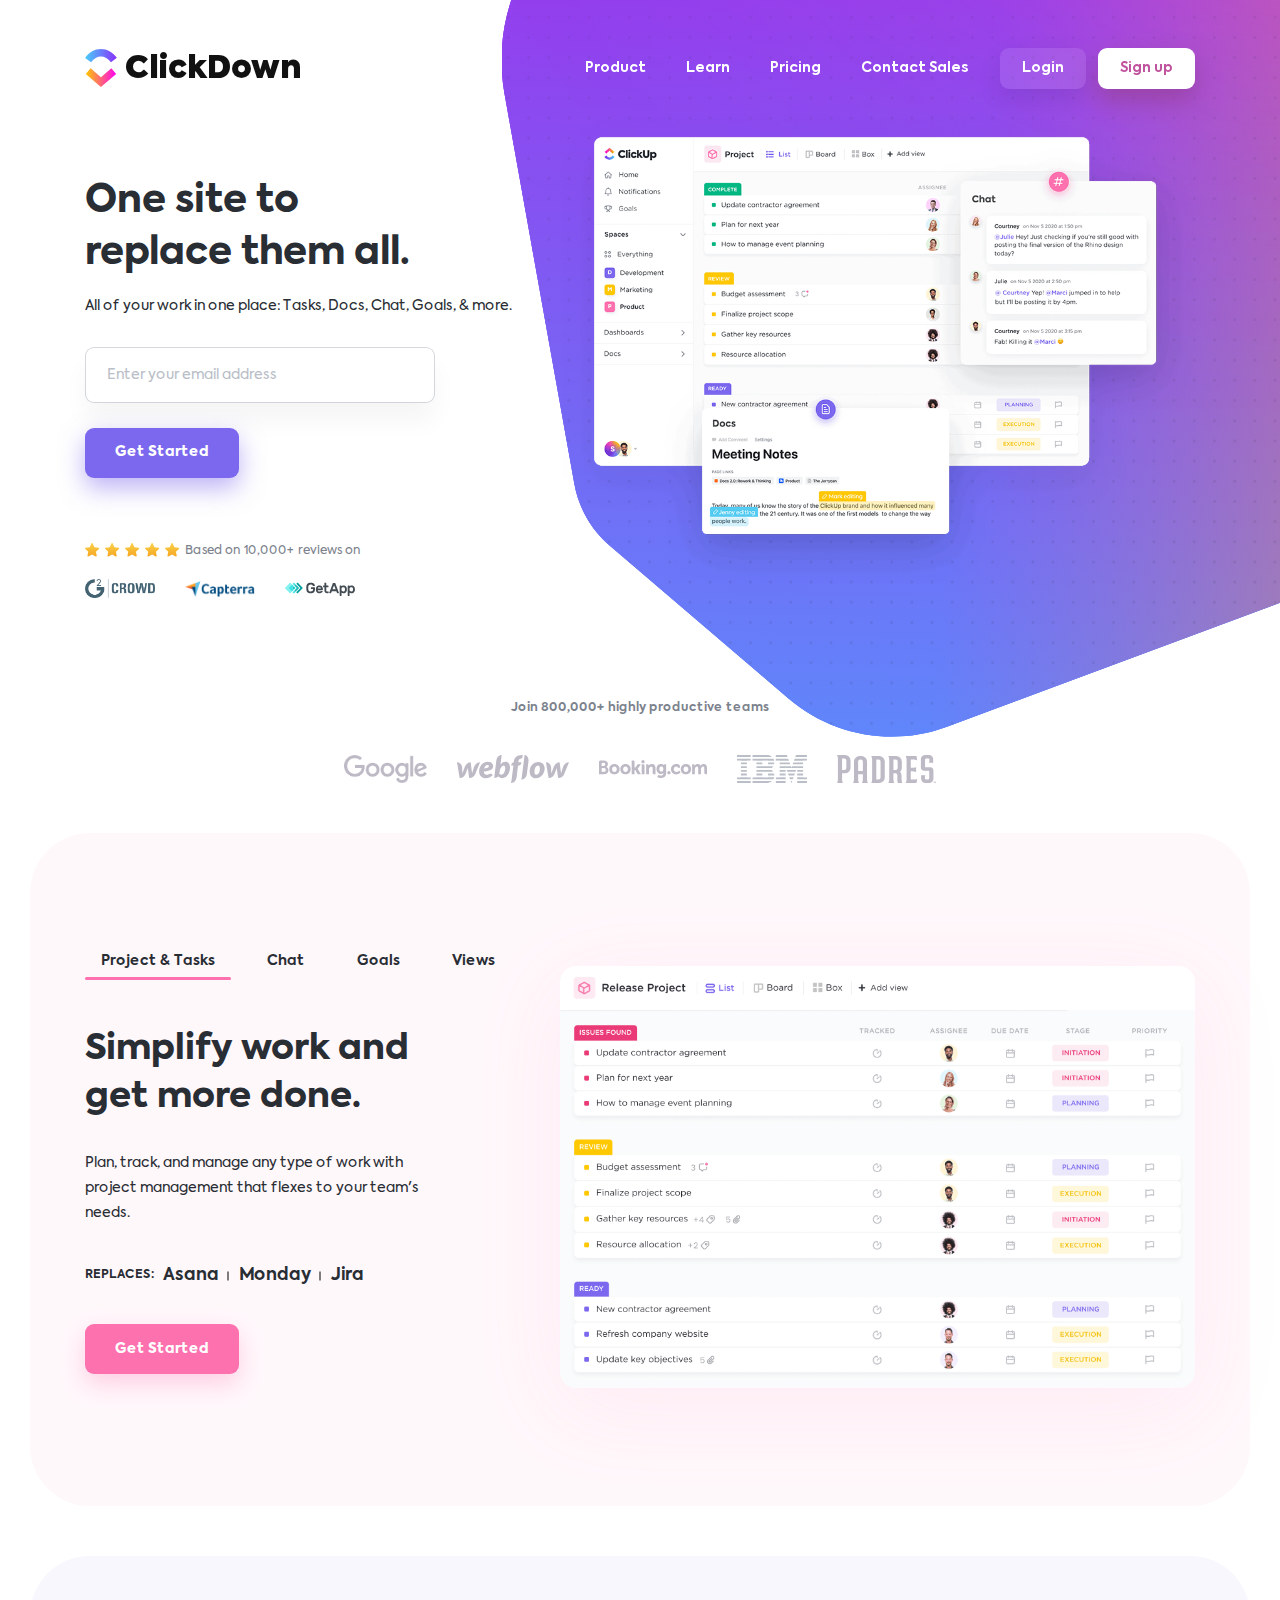
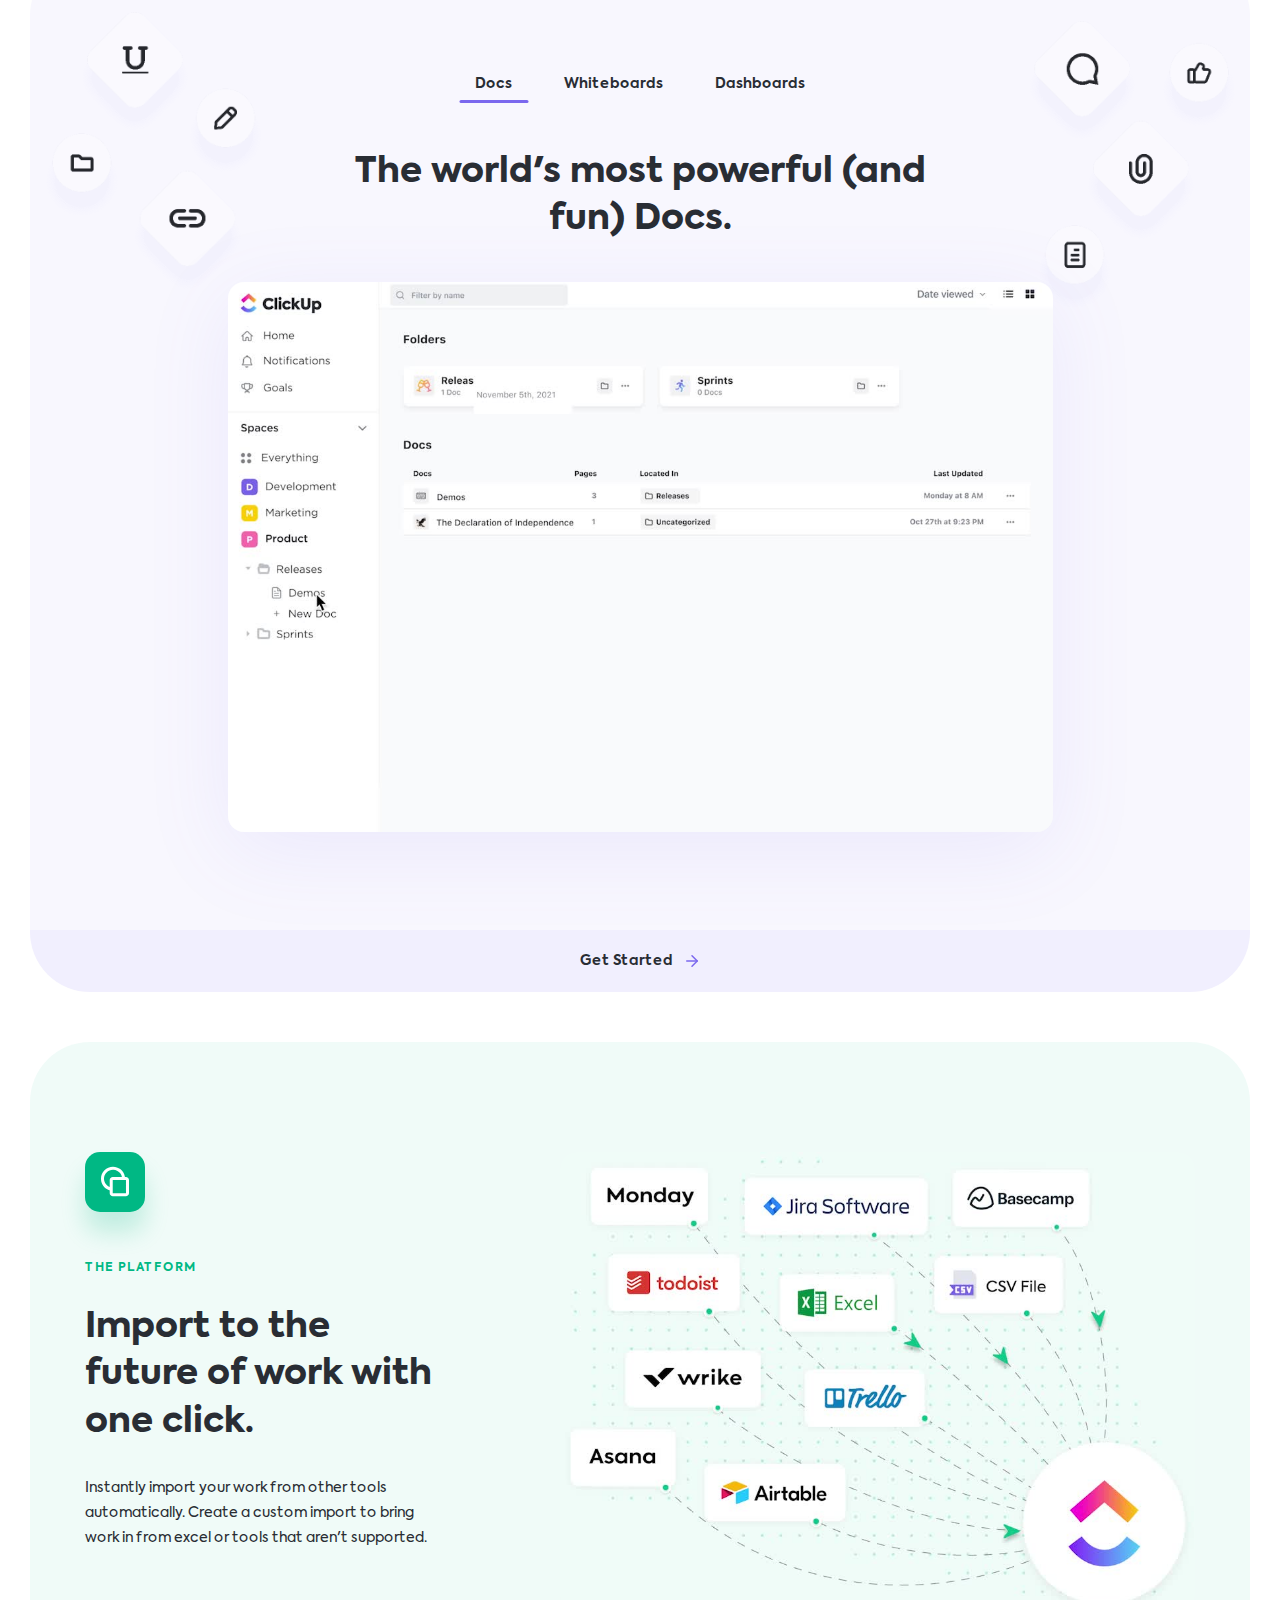
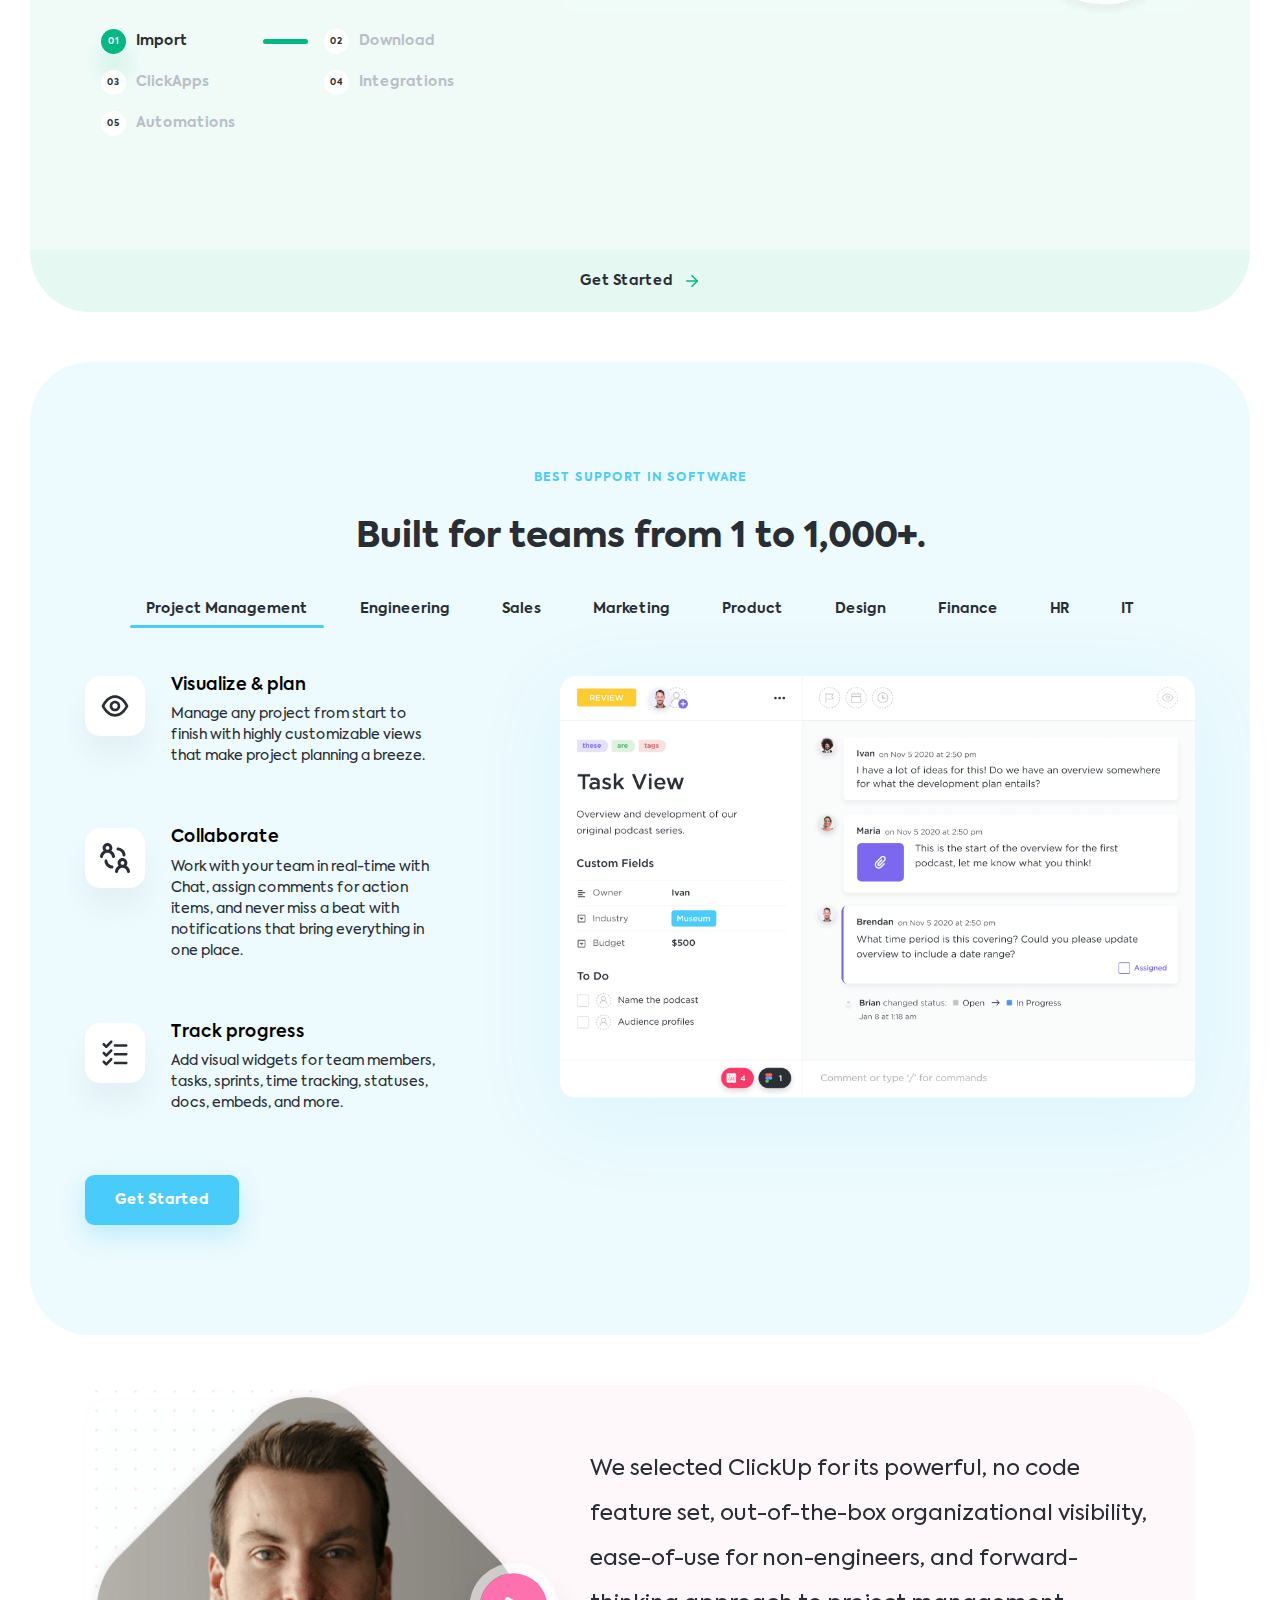
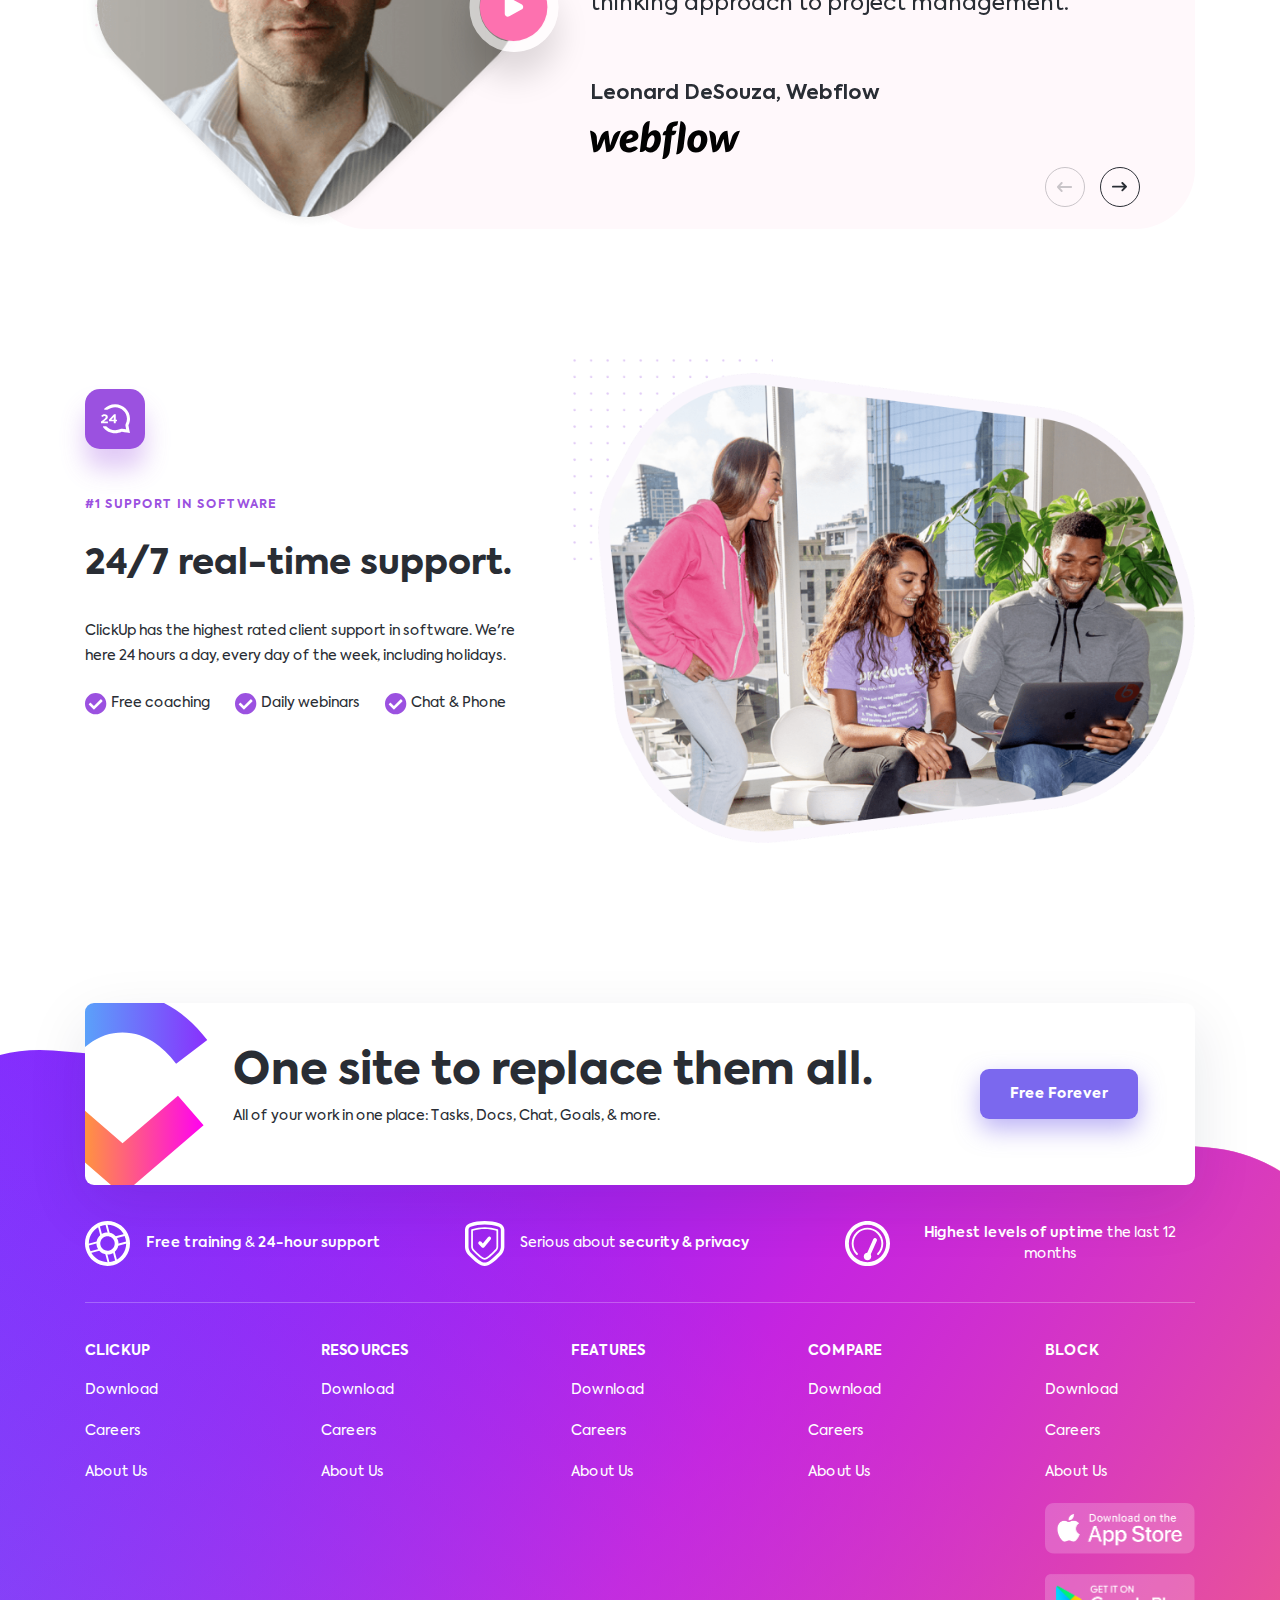
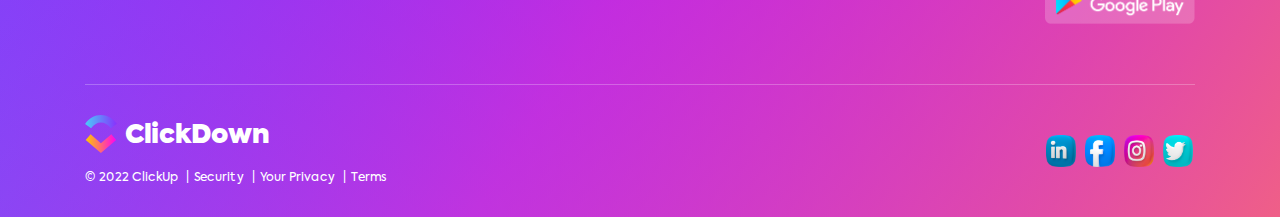
<file: index.html>
<!DOCTYPE html>
<html lang="en">
<head>
	<meta charset="UTF-8">
	<meta name="viewport" content="width=device-width, initial-scale=1, shrink-to-fit=no">
	<!-- Site Meta Data -->
    <meta name="author" content="Click Down">
    <meta name="description" content="Click Down">
    <meta name="keywords" content="Click Down">
	<!-- Site Title -->
	<title>ClickDown™ | One app to replace them all</title>
	<!-- Favicon Link -->
	<link rel="icon" type="image/png" sizes="512x512" href="./assets/images/favicon/android-chrome-512x512.png">
	<link rel="icon" type="image/png" sizes="192x192" href="./assets/images/favicon/android-chrome-192x192.png">
	<link rel="apple-touch-icon" sizes="180x180" href="./assets/images/favicon/apple-touch-icon.png">
	<link rel="icon" type="image/png" sizes="32x32" href="./assets/images/favicon/favicon-32x32.png">
	<link rel="icon" type="image/png" sizes="16x16" href="./assets/images/favicon/favicon-16x16.png">
	<link rel="icon" type="image/x-icon" href="./assets/images/favicon/favicon.ico">
	<!-- All CSS -->
	<link rel="stylesheet" href="./assets/plugins/bootstrap/css/bootstrap.min.css">
	<link rel="stylesheet" href="./assets/plugins/slick-slider/css/slick.css">
	<link rel="stylesheet" href="./assets/plugins/venobox/css/venobox.min.css">
	<link rel="stylesheet" href="./assets/css/style.css">
</head>
<body>
	<!-- Header & Banner Wrapper Section -->
	<div class="banner-wrapper position-relative overflow-hidden">
		<!-- Header Section -->
		<header class="header">
			<nav class="navbar navbar-expand-lg py-0">
				<div class="container">
					<a class="navbar-brand d-flex align-items-center" href="./">
						<img src="./assets/images/logo/logo-mark.svg" alt="logo-mark" class="navbar-brand__logo w-100">
						<span class="navbar-brand__text d-inline-block">ClickDown</span>
					</a>
					<button class="navbar-toggler" type="button" data-toggle="collapse" data-target="#navbarSupportedContent" aria-controls="navbarSupportedContent" aria-expanded="false" aria-label="Toggle navigation">
						<i data-feather='menu'></i>
					</button>
				
					<div class="collapse navbar-collapse" id="navbarSupportedContent">
						<ul class="navbar-nav text-center ml-auto">
							<li class="nav-item">
								<a class="nav-link" href="javascript:void(0)">
									Product
									<!-- <span class="dropdown-toggle__icon d-inline-block">
										<i data-feather='chevron-down'></i>
									</span> -->
								</a>
								<!-- <div class="dropdown-menu mt-0" aria-labelledby="navbarDropdown">
									<a class="dropdown-item" href="#">Action</a>
									<a class="dropdown-item" href="#">Another action</a>
								</div> -->
							</li>
							<li class="nav-item">
								<a class="nav-link" href="javascript:void(0)">
									Learn
								</a>
							</li>
							<li class="nav-item">
								<a class="nav-link" href="#">Pricing</a>
							</li>
							<li class="nav-item">
								<a class="nav-link" href="javascript:void(0)" data-toggle="modal" data-target="#contactModal">Contact Sales</a>
							</li>
						</ul>
						<ul class="nav navbar-btn-nav">
							<li class="nav-item">
								<a href="#!" class="nav-btn nav-btn--login">Login</a>
							</li>
							<li class="nav-item">
								<a href="javascript:void(0)" class="nav-btn nav-btn--signup" data-toggle="modal" data-target="#signUpModal">Sign up</a>
							</li>
						</ul>
					</div>
				</div>
			</nav>
		</header>
		<!-- Off Canvas Menu Toggler -->
		<div class="offCanvasMenuCloser position-fixed" data-toggle="collapse" data-target="#navbarSupportedContent" role="button" aria-controls="navbarSupportedContent" aria-expanded="false" aria-label="Toggle navigation"></div>

		<!-- Banner Section -->
		<section class="banner">
			<div class="container">
				<div class="row flex-lg-row-reverse">
					<div class="col-lg-7">
						<div class="banner__image-wrapper">
							<img src="./assets/images/banner/banner-image.png" alt="banner-image" class="banner__image w-100">
						</div>
					</div>
					<div class="col-lg-5">
						<h1 class="banner__title">
							<span class="d-lg-block">One site to</span>
							replace them all.
						</h1>
						<p class="banner__text">All of your work in one place: Tasks, Docs, Chat, Goals, & more.</p>
						<form action="javascript:void(0)" class="banner__form needs-validation" novalidate>
							<div class="form-group">
								<input type="email" class="form-control" placeholder="Enter your email address" required>
								<div class="invalid-feedback text-center mt-0">
									Please enter a valid email address 
								</div>
							</div>
						</form>
						<div class="banner__btn-wrapper">
							<button class="primary-btn primary-btn--primary dark-hover" data-toggle="modal" data-target="#signUpModal">
								Get Started
							</button>
						</div>
						<div class="banner__review-wrapper">
							<ul class="banner__review__list nav">
								<li class="banner__review__list__item nav-item">
									<img src="./assets/images/icons/star.svg" alt="star" class="banner__review__list__item__image img-fluid">
								</li>
								<li class="banner__review__list__item nav-item">
									<img src="./assets/images/icons/star.svg" alt="star" class="banner__review__list__item__image img-fluid">
								</li>
								<li class="banner__review__list__item nav-item">
									<img src="./assets/images/icons/star.svg" alt="star" class="banner__review__list__item__image img-fluid">
								</li>
								<li class="banner__review__list__item nav-item">
									<img src="./assets/images/icons/star.svg" alt="star" class="banner__review__list__item__image img-fluid">
								</li>
								<li class="banner__review__list__item nav-item">
									<img src="./assets/images/icons/star.svg" alt="star" class="banner__review__list__item__image img-fluid">
								</li>
								<li class="banner__review__list__item nav-item">
									<span class="banner__review__list__item__text">Based on 10,000+ reviews on</span>
								</li>
							</ul>
							<div class="banner__review__partners d-flex flex-wrap">
								<a href="#!" target="_blank" class="banner__review__partners__link d-inline-block">
									<img src="./assets/images/reviews/reviews-1.png" alt="partners-logo" class="banner__review__partners__logo w-100">
								</a>
								<a href="#!" target="_blank" class="banner__review__partners__link d-inline-block">
									<img src="./assets/images/reviews/reviews-2.png" alt="partners-logo" class="banner__review__partners__logo w-100">
								</a>
								<a href="#!" target="_blank" class="banner__review__partners__link d-inline-block">
									<img src="./assets/images/reviews/reviews-3.svg" alt="partners-logo" class="banner__review__partners__logo w-100">
								</a>
							</div>
						</div>
					</div>
				</div>
			</div>
		</section>

		<!-- Join Companies Section -->
		<section class="join-companies">
			<div class="container">
				<div class="row">
					<div class="col-12 text-center">
						<h1 class="join-companies__title">Join 800,000+ highly productive teams</h1>
						<ul class="join-companies__list nav align-items-center justify-content-center">
							<li class="join-companies__list__item nav-item">
								<img src="./assets/images/join-companies/google.png" alt="join-companies" class="join-companies__list__item__image w-100">
							</li>
							<li class="join-companies__list__item nav-item">
								<img src="./assets/images/join-companies/webflow.svg" alt="join-companies" class="join-companies__list__item__image w-100">
							</li>
							<li class="join-companies__list__item nav-item">
								<img src="./assets/images/join-companies/booking-com.svg" alt="join-companies" class="join-companies__list__item__image w-100">
							</li>
							<li class="join-companies__list__item nav-item">
								<img src="./assets/images/join-companies/ibm.svg" alt="join-companies" class="join-companies__list__item__image w-100">
							</li>
							<li class="join-companies__list__item nav-item">
								<img src="./assets/images/join-companies/padres.svg" alt="join-companies" class="join-companies__list__item__image w-100">
							</li>
						</ul>
					</div>
				</div>
			</div>
		</section>
	</div>

	<!-- Features (pink) Section -->
	<section class="features features--pink">
		<div class="features__container mx-auto">
			<div class="container">
				<div class="row">
					<div class="col-12">
						<ul class="nav nav-pills mb-3" id="pills-tab" role="tablist">
							<li class="nav-item" role="presentation">
								<a class="nav-link position-relative active" id="pills-projectAndTasks-tab" data-toggle="pill" href="#pills-projectAndTasks" role="tab" aria-controls="pills-projectAndTasks" aria-selected="true">Project & Tasks</a>
							</li>
							<li class="nav-item" role="presentation">
							  	<a class="nav-link position-relative" id="pills-chat-tab" data-toggle="pill" href="#pills-chat" role="tab" aria-controls="pills-chat" aria-selected="false">Chat</a>
							</li>
							<li class="nav-item" role="presentation">
							  	<a class="nav-link position-relative" id="pills-goals-tab" data-toggle="pill" href="#pills-goals" role="tab" aria-controls="pills-goals" aria-selected="false">Goals</a>
							</li>
							<li class="nav-item" role="presentation">
							  	<a class="nav-link position-relative" id="pills-views-tab" data-toggle="pill" href="#pills-views" role="tab" aria-controls="pills-views" aria-selected="false">Views</a>
							</li>
						</ul>
					</div>
					<div class="col-12">
						<div class="tab-content" id="pills-tabContent">
							<div class="tab-pane fade show active" id="pills-projectAndTasks" role="tabpanel" aria-labelledby="pills-projectAndTasks-tab">
								<div class="row flex-lg-row-reverse">
									<div class="col-xl-7 offset-xl-1 col-lg-6">
										<div class="features__videos-wrapper features__videos-wrapper--negative-margin">
											<video src="./assets/videos/features-1a.mp4" poster="./assets/images/videos-poster/features-1a.png" class="features__videos w-100 h-100" autoplay="autoplay" loop="true" muted="muted">
												<source src="./assets/videos/features-1a.mp4" type="video/mp4">
											</video>
										</div>
									</div>
									<div class="col-xl-4 col-lg-6">
										<h2 class="features__title">Simplify work and get more done.</h2>
										<p class="features__text">Plan, track, and manage any type of work with project management that flexes to your team's needs. </p>
										<div class="features__list-wrapper d-flex align-items-end flex-wrap">
											<span class="features__list-head text-uppercase">Replaces:</span>
											<ul class="features__list nav">
												<li class="features__list__item nav-item position-relative">Asana</li>
												<li class="features__list__item nav-item position-relative">Monday</li>
												<li class="features__list__item nav-item position-relative">Jira</li>
											</ul>
										</div>
										<button class="primary-btn primary-btn--pink dark-hover" data-toggle="modal" data-target="#signUpModal">
											Get Started
										</button>
									</div>
								</div>
							</div>
							<div class="tab-pane fade" id="pills-chat" role="tabpanel" aria-labelledby="pills-chat-tab">
								<div class="row flex-lg-row-reverse">
									<div class="col-xl-7 offset-xl-1 col-lg-6">
										<div class="features__videos-wrapper features__videos-wrapper--negative-margin">
											<video src="./assets/videos/features-1b.mp4" poster="./assets/images/videos-poster/features-1b.png" class="features__videos w-100 h-100" autoplay="autoplay" loop="true" muted="muted">
												<source src="./assets/videos/features-1b.mp4" type="video/mp4">
											</video>
										</div>
									</div>
									<div class="col-xl-4 col-lg-6">
										<h2 class="features__title">Bring everyone together in Chat.</h2>
										<p class="features__text">Work smarter as a team with real-time chat. Tag individuals or groups, assign comments for action items, and link tasks to get more done together.</p>
										<div class="features__list-wrapper d-flex align-items-end flex-wrap">
											<span class="features__list-head text-uppercase">Replaces:</span>
											<ul class="features__list nav">
												<li class="features__list__item nav-item position-relative">Slack</li>
												<li class="features__list__item nav-item position-relative">MS Teams</li>
												<li class="features__list__item nav-item position-relative">Google Hangouts</li>
											</ul>
										</div>
										<button class="primary-btn primary-btn--pink dark-hover" data-toggle="modal" data-target="#signUpModal">
											Get Started
										</button>
									</div>
								</div>
							</div>
							<div class="tab-pane fade" id="pills-goals" role="tabpanel" aria-labelledby="pills-goals-tab">
								<div class="row flex-lg-row-reverse">
									<div class="col-xl-7 offset-xl-1 col-lg-6">
										<div class="features__videos-wrapper features__videos-wrapper--negative-margin">
											<video src="./assets/videos/features-1c.mp4" poster="./assets/images/videos-poster/features-1c.png" class="features__videos w-100 h-100" autoplay="autoplay" loop="true" muted="muted">
												<source src="./assets/videos/features-1c.mp4" type="video/mp4">
											</video>
										</div>
									</div>
									<div class="col-xl-4 col-lg-6">
										<h2 class="features__title">Set goals and crush them faster.</h2>
										<p class="features__text">Stay on track to hit your goals with targets for task completions, numbers, monetary values and more. Track progress in real-time connecting tasks to goals and keep your objectives organized with Goal Folders.</p>
										<div class="features__list-wrapper d-flex align-items-end flex-wrap">
											<span class="features__list-head text-uppercase">Replaces:</span>
											<ul class="features__list nav">
												<li class="features__list__item nav-item position-relative">Lattice</li>
												<li class="features__list__item nav-item position-relative">Gtmhub</li>
												<li class="features__list__item nav-item position-relative">7geese</li>
											</ul>
										</div>
										<button class="primary-btn primary-btn--pink dark-hover" data-toggle="modal" data-target="#signUpModal">
											Get Started
										</button>
									</div>
								</div>
							</div>
							<div class="tab-pane fade" id="pills-views" role="tabpanel" aria-labelledby="pills-views-tab">
								<div class="row flex-lg-row-reverse">
									<div class="col-xl-7 offset-xl-1 col-lg-6">
										<div class="features__videos-wrapper features__videos-wrapper--negative-margin">
											<img src="./assets/images/videos-poster/features-1d.png" alt="features image" class="features__videos w-100 h-100">
										</div>
									</div>
									<div class="col-xl-4 col-lg-6">
										<h2 class="features__title">See your work, your way. </h2>
										<p class="features__text">Tackle work from any angle with 20+ real-time views that adapt to your needs. Track tasks on List, update workflows on a Board, drag-and-drop due dates on a Calendar, and so much more.</p>
										<div class="features__list-wrapper d-flex align-items-end flex-wrap">
											<span class="features__list-head text-uppercase">Replaces:</span>
											<ul class="features__list nav">
												<li class="features__list__item nav-item position-relative">Monday</li>
												<li class="features__list__item nav-item position-relative">Jira</li>
												<li class="features__list__item nav-item position-relative">Trello</li>
											</ul>
										</div>
										<button class="primary-btn primary-btn--pink dark-hover" data-toggle="modal" data-target="#signUpModal">
											Get Started
										</button>
									</div>
								</div>
							</div>
						</div>
					</div>
				</div>
			</div>
		</div>
	</section>

	<!-- Features (primary) Section -->
	<section class="features features--primary">
		<div class="features__container features__container--has-btn mx-auto overflow-hidden">
			<div class="container">
				<div class="row">
					<div class="col-12">
						<ul class="nav nav-pills justify-content-center mb-3" id="pills-tab" role="tablist">
							<li class="nav-item" role="presentation">
								<a class="nav-link position-relative active" id="pills-docs-tab" data-toggle="pill" href="#pills-docs" role="tab" aria-controls="pills-docs" aria-selected="true">Docs</a>
							</li>
							<li class="nav-item" role="presentation">
							  	<a class="nav-link position-relative" id="pills-whiteboards-tab" data-toggle="pill" href="#pills-whiteboards" role="tab" aria-controls="pills-whiteboards" aria-selected="false">Whiteboards</a>
							</li>
							<li class="nav-item" role="presentation">
							  	<a class="nav-link position-relative" id="pills-dashboards-tab" data-toggle="pill" href="#pills-dashboards" role="tab" aria-controls="pills-dashboards" aria-selected="false">Dashboards</a>
							</li>
						</ul>
					</div>
					<div class="col-12">
						<div class="tab-content" id="pills-tabContent">
							<div class="tab-pane fade show active" id="pills-docs" role="tabpanel" aria-labelledby="pills-docs-tab">
								<div class="row justify-content-center">
									<div class="col-xl-7 col-lg-10 text-center mb-2">
										<h2 class="features__title">The world's most powerful (and fun) Docs.</h2>
									</div>
									<div class="col-xl-9 col-lg-11">
										<div class="features__videos-wrapper">
											<video src="./assets/videos/features-2a.mp4" poster="./assets/images/videos-poster/features-2a.png" class="features__videos w-100 h-100" autoplay="autoplay" loop="true" muted="muted">
												<source src="./assets/videos/features-2a.mp4" type="video/mp4">
											</video>
										</div>
									</div>
								</div>
							</div>
							<div class="tab-pane fade" id="pills-whiteboards" role="tabpanel" aria-labelledby="pills-whiteboards-tab">
								<div class="row justify-content-center">
									<div class="col-xl-6 col-lg-10 text-center mb-2">
										<h2 class="features__title px-2">Bring your ideas to life with Whiteboards.</h2>
									</div>
									<div class="col-xl-9 col-lg-11">
										<div class="features__videos-wrapper">
											<video src="./assets/videos/features-2b.mp4" poster="./assets/images/videos-poster/features-2b.png" class="features__videos w-100 h-100" autoplay="autoplay" loop="true" muted="muted">
												<source src="./assets/videos/features-2b.mp4" type="video/mp4">
											</video>
										</div>
									</div>
								</div>
							</div>
							<div class="tab-pane fade" id="pills-dashboards" role="tabpanel" aria-labelledby="pills-dashboards-tab">
								<div class="row justify-content-center">
									<div class="col-xl-7 col-lg-10 text-center mb-2">
										<h2 class="features__title">See how you're doing in real-time with Dashboards. </h2>
									</div>
									<div class="col-xl-9 col-lg-11">
										<div class="features__videos-wrapper">
											<video src="./assets/videos/features-2c.mp4" poster="./assets/images/videos-poster/features-2c.png" class="features__videos w-100 h-100" autoplay="autoplay" loop="true" muted="muted">
												<source src="./assets/videos/features-2c.mp4" type="video/mp4">
											</video>
										</div>
									</div>
								</div>
							</div>
						</div>
					</div>
				</div>
			</div>
			<button class="features__btn w-100" data-toggle="modal" data-target="#signUpModal">
				<span class="features__btn__text d-inline-flex align-items-center">Get Started <i class="features__btn__icon" data-feather='arrow-right'></i></span>
			</button>
		</div>
	</section>

	<!-- Features (green) Section -->
	<section class="features features--green">
		<div class="features__container features__container--has-btn mx-auto overflow-hidden">
			<div class="container">
				<div class="row flex-md-column-reverse">
					<div class="col-12">
						<div class="row">
							<div class="col-lg-5">
								<ul class="nav nav-pills nav-pills--with-count mb-3" id="pills-tab" role="tablist">
									<li class="nav-item" role="presentation">
										<a class="nav-link d-flex align-items-center position-relative active" id="pills-import-tab" data-toggle="pill" href="#pills-import" role="tab" aria-controls="pills-import" aria-selected="true">
											<span class="nav-link__count d-inline-flex align-items-center justify-content-center rounded-circle">01</span>
											Import
										</a>
									</li>
									<li class="nav-item" role="presentation">
										  <a class="nav-link d-flex align-items-center position-relative" id="pills-download-tab" data-toggle="pill" href="#pills-download" role="tab" aria-controls="pills-download" aria-selected="false">
											<span class="nav-link__count d-inline-flex align-items-center justify-content-center rounded-circle">02</span>
											Download
										  </a>
									</li>
									<li class="nav-item" role="presentation">
										  <a class="nav-link d-flex align-items-center position-relative" id="pills-clickApps-tab" data-toggle="pill" href="#pills-clickApps" role="tab" aria-controls="pills-clickApps" aria-selected="false">
											<span class="nav-link__count d-inline-flex align-items-center justify-content-center rounded-circle">03</span>
											ClickApps
										  </a>
									</li>
									<li class="nav-item" role="presentation">
										  <a class="nav-link d-flex align-items-center position-relative" id="pills-integrations-tab" data-toggle="pill" href="#pills-integrations" role="tab" aria-controls="pills-integrations" aria-selected="false">
											<span class="nav-link__count d-inline-flex align-items-center justify-content-center rounded-circle">04</span>
											Integrations
										  </a>
									</li>
									<li class="nav-item" role="presentation">
										  <a class="nav-link d-flex align-items-center position-relative" id="pills-automations-tab" data-toggle="pill" href="#pills-automations" role="tab" aria-controls="pills-automations" aria-selected="false">
											<span class="nav-link__count d-inline-flex align-items-center justify-content-center rounded-circle">05</span>
											Automations
										  </a>
									</li>
								</ul>
							</div>
						</div>
					</div>
					<div class="col-12">
						<div class="tab-content" id="pills-tabContent">
							<div class="tab-pane fade show active" id="pills-import" role="tabpanel" aria-labelledby="pills-import-tab">
								<div class="row flex-lg-row-reverse">
									<div class="col-xl-7 offset-xl-1 col-lg-6">
										<div class="features__videos-wrapper features__videos-wrapper--positive-margin">
											<video src="./assets/videos/features-3a.mp4" poster="./assets/images/videos-poster/features-3a.png" class="features__videos w-100 h-100" autoplay="autoplay" loop="true" muted="muted">
												<source src="./assets/videos/features-3a.mp4" type="video/mp4">
											</video>
										</div>
									</div>
									<div class="col-xl-4 col-lg-6">
										<div class="features__icon-block d-inline-flex align-items-center justify-content-center">
											<svg width="28" height="31" viewBox="0 0 28 31" fill="none" xmlns="http://www.w3.org/2000/svg">
												<path fill-rule="evenodd" clip-rule="evenodd" d="M11.73 13.8844L11.73 27.1252L24.9707 27.1252L24.9707 13.8844H11.73ZM24.9707 10.8751C26.6327 10.8751 27.98 12.2224 27.98 13.8844V27.1252C27.98 28.7871 26.6327 30.1344 24.9707 30.1344H11.73C10.068 30.1344 8.7207 28.7871 8.7207 27.1252V24.2546C8.34421 24.1469 7.97526 24.0214 7.61484 23.8789C6.97387 23.6256 6.35986 23.3189 5.7783 22.9642C2.31324 20.8511 0 17.0368 0 12.6806C0 6.03273 5.38918 0.643555 12.0371 0.643555C14.7433 0.643555 17.2409 1.5366 19.2513 3.04407C21.5976 4.80345 23.2803 7.39975 23.8564 10.39C23.8874 10.5506 23.9151 10.7123 23.9396 10.8751H24.9707ZM8.7207 21.0803C7.58727 20.6324 6.56618 19.9616 5.71143 19.1219C4.47076 17.903 3.58055 16.3285 3.20601 14.5638C3.07708 13.9563 3.00927 13.3263 3.00927 12.6806C3.00927 7.6947 7.05115 3.65282 12.0371 3.65282C15.2529 3.65282 18.076 5.33423 19.6752 7.86587C20.2479 8.77262 20.6637 9.78843 20.8843 10.8751H11.73C10.068 10.8751 8.7207 12.2224 8.7207 13.8844V21.0803Z" fill="currentColor"></path>
											</svg>
										</div>
										<h3 class="features__sub-title text-uppercase">the platform</h3>
										<h2 class="features__title">Import to the future of work with one click. </h2>
										<p class="features__text">Instantly import your work from other tools automatically. Create a custom import to bring work in from excel or tools that aren't supported.</p>
									</div>
								</div>
							</div>
							<div class="tab-pane fade" id="pills-download" role="tabpanel" aria-labelledby="pills-download-tab">
								<div class="row flex-lg-row-reverse">
									<div class="col-xl-7 offset-xl-1 col-lg-6">
										<div class="features__videos-wrapper features__videos-wrapper--positive-margin">
											<video src="./assets/videos/features-3b.mp4" poster="./assets/images/videos-poster/features-3b.png" class="features__videos w-100 h-100" autoplay="autoplay" loop="true" muted="muted">
												<source src="./assets/videos/features-3b.mp4" type="video/mp4">
											</video>
										</div>
									</div>
									<div class="col-xl-4 col-lg-6 pr-xl-0">
										<div class="features__icon-block d-inline-flex align-items-center justify-content-center">
											<svg width="28" height="31" viewBox="0 0 28 31" fill="none" xmlns="http://www.w3.org/2000/svg">
												<path fill-rule="evenodd" clip-rule="evenodd" d="M11.73 13.8844L11.73 27.1252L24.9707 27.1252L24.9707 13.8844H11.73ZM24.9707 10.8751C26.6327 10.8751 27.98 12.2224 27.98 13.8844V27.1252C27.98 28.7871 26.6327 30.1344 24.9707 30.1344H11.73C10.068 30.1344 8.7207 28.7871 8.7207 27.1252V24.2546C8.34421 24.1469 7.97526 24.0214 7.61484 23.8789C6.97387 23.6256 6.35986 23.3189 5.7783 22.9642C2.31324 20.8511 0 17.0368 0 12.6806C0 6.03273 5.38918 0.643555 12.0371 0.643555C14.7433 0.643555 17.2409 1.5366 19.2513 3.04407C21.5976 4.80345 23.2803 7.39975 23.8564 10.39C23.8874 10.5506 23.9151 10.7123 23.9396 10.8751H24.9707ZM8.7207 21.0803C7.58727 20.6324 6.56618 19.9616 5.71143 19.1219C4.47076 17.903 3.58055 16.3285 3.20601 14.5638C3.07708 13.9563 3.00927 13.3263 3.00927 12.6806C3.00927 7.6947 7.05115 3.65282 12.0371 3.65282C15.2529 3.65282 18.076 5.33423 19.6752 7.86587C20.2479 8.77262 20.6637 9.78843 20.8843 10.8751H11.73C10.068 10.8751 8.7207 12.2224 8.7207 13.8844V21.0803Z" fill="currentColor"></path>
											</svg>
										</div>
										<h3 class="features__sub-title text-uppercase">the platform</h3>
										<h2 class="features__title">Get more work done, wherever you are.</h2>
										<p class="features__text">Access ClickUp on any device—mobile, desktop, voice assistants, and more to get work done from anywhere.</p>
									</div>
								</div>
							</div>
							<div class="tab-pane fade" id="pills-clickApps" role="tabpanel" aria-labelledby="pills-clickApps-tab">
								<div class="row flex-lg-row-reverse">
									<div class="col-xl-7 offset-xl-1 col-lg-6">
										<div class="features__videos-wrapper features__videos-wrapper--positive-margin">
											<img src="./assets/images/features/features-3c.png" alt="features image" class="w-100 h-100">
										</div>
									</div>
									<div class="col-xl-4 col-lg-6 px-xl-0">
										<div class="features__icon-block d-inline-flex align-items-center justify-content-center">
											<svg width="28" height="31" viewBox="0 0 28 31" fill="none" xmlns="http://www.w3.org/2000/svg">
												<path fill-rule="evenodd" clip-rule="evenodd" d="M11.73 13.8844L11.73 27.1252L24.9707 27.1252L24.9707 13.8844H11.73ZM24.9707 10.8751C26.6327 10.8751 27.98 12.2224 27.98 13.8844V27.1252C27.98 28.7871 26.6327 30.1344 24.9707 30.1344H11.73C10.068 30.1344 8.7207 28.7871 8.7207 27.1252V24.2546C8.34421 24.1469 7.97526 24.0214 7.61484 23.8789C6.97387 23.6256 6.35986 23.3189 5.7783 22.9642C2.31324 20.8511 0 17.0368 0 12.6806C0 6.03273 5.38918 0.643555 12.0371 0.643555C14.7433 0.643555 17.2409 1.5366 19.2513 3.04407C21.5976 4.80345 23.2803 7.39975 23.8564 10.39C23.8874 10.5506 23.9151 10.7123 23.9396 10.8751H24.9707ZM8.7207 21.0803C7.58727 20.6324 6.56618 19.9616 5.71143 19.1219C4.47076 17.903 3.58055 16.3285 3.20601 14.5638C3.07708 13.9563 3.00927 13.3263 3.00927 12.6806C3.00927 7.6947 7.05115 3.65282 12.0371 3.65282C15.2529 3.65282 18.076 5.33423 19.6752 7.86587C20.2479 8.77262 20.6637 9.78843 20.8843 10.8751H11.73C10.068 10.8751 8.7207 12.2224 8.7207 13.8844V21.0803Z" fill="currentColor"></path>
											</svg>
										</div>
										<h3 class="features__sub-title text-uppercase">the platform</h3>
										<h2 class="features__title">Customize tasks for any need.</h2>
										<p class="features__text">Customize ClickUp to tackle any project or task with 35+ ClickApps. Break down work with subtasks, assign Sprint Points, link tasks to other items with Relationships, and more.</p>
									</div>
								</div>
							</div>
							<div class="tab-pane fade" id="pills-integrations" role="tabpanel" aria-labelledby="pills-integrations-tab">
								<div class="row flex-lg-row-reverse">
									<div class="col-xl-8 col-lg-6">
										<div class="features__integrations-wrapper">
											<a href="#!" class="features__integrations__card d-inline-flex align-items-center justify-content-center">
												<img src="./assets/images/integrations/integrations-1.svg" alt="integrations image" class="features__integrations__card__image w-100">
											</a>
											<a href="#!" class="features__integrations__card d-inline-flex align-items-center justify-content-center">
												<img src="./assets/images/integrations/integrations-2.png" alt="integrations image" class="features__integrations__card__image w-100">
											</a>
											<a href="#!" class="features__integrations__card d-inline-flex align-items-center justify-content-center">
												<img src="./assets/images/integrations/integrations-3.svg" alt="integrations image" class="features__integrations__card__image w-100">
											</a>
											<a href="#!" class="features__integrations__card d-inline-flex align-items-center justify-content-center">
												<img src="./assets/images/integrations/integrations-4.svg" alt="integrations image" class="features__integrations__card__image w-100">
											</a>
										</div>
										<div class="features__integrations-wrapper">
											<a href="#!" class="features__integrations__card d-inline-flex align-items-center justify-content-center">
												<img src="./assets/images/integrations/integrations-5.svg" alt="integrations image" class="features__integrations__card__image w-100">
											</a>
											<a href="#!" class="features__integrations__card d-inline-flex align-items-center justify-content-center">
												<img src="./assets/images/integrations/integrations-6.png" alt="integrations image" class="features__integrations__card__image w-100">
											</a>
											<a href="#!" class="features__integrations__card d-inline-flex align-items-center justify-content-center">
												<img src="./assets/images/integrations/integrations-7.png" alt="integrations image" class="features__integrations__card__image w-100">
											</a>
										</div>
										<div class="features__integrations-wrapper">
											<a href="#!" class="features__integrations__card d-inline-flex align-items-center justify-content-center">
												<img src="./assets/images/integrations/integrations-8.png" alt="integrations image" class="features__integrations__card__image w-100">
											</a>
											<a href="#!" class="features__integrations__card d-inline-flex align-items-center justify-content-center">
												<img src="./assets/images/integrations/integrations-9.png" alt="integrations image" class="features__integrations__card__image w-100">
											</a>
											<a href="#!" class="features__integrations__card d-inline-flex align-items-center justify-content-center">
												<img src="./assets/images/integrations/integrations-10.png" alt="integrations image" class="features__integrations__card__image w-100">
											</a>
											<a href="#!" class="features__integrations__card d-inline-flex align-items-center justify-content-center">
												<img src="./assets/images/integrations/integrations-11.svg" alt="integrations image" class="features__integrations__card__image w-100">
											</a>
										</div>
										<div class="features__integrations-wrapper">
											<a href="#!" class="features__integrations__card d-inline-flex align-items-center justify-content-center">
												<img src="./assets/images/integrations/integrations-12.png" alt="integrations image" class="features__integrations__card__image w-100">
											</a>
											<a href="#!" class="features__integrations__card d-inline-flex align-items-center justify-content-center">
												<img src="./assets/images/integrations/integrations-13.png" alt="integrations image" class="features__integrations__card__image w-100">
											</a>
											<a href="#!" class="features__integrations__card d-inline-flex align-items-center justify-content-center">
												<img src="./assets/images/integrations/integrations-14.svg" alt="integrations image" class="features__integrations__card__image w-100">
											</a>
										</div>
										<div class="features__integrations-wrapper">
											<a href="#!" class="features__integrations__card d-inline-flex align-items-center justify-content-center">
												<img src="./assets/images/integrations/integrations-15.svg" alt="integrations image" class="features__integrations__card__image w-100">
											</a>
											<a href="#!" class="features__integrations__card d-inline-flex align-items-center justify-content-center">
												<img src="./assets/images/integrations/integrations-16.png" alt="integrations image" class="features__integrations__card__image w-100">
											</a>
											<a href="#!" class="features__integrations__card d-inline-flex align-items-center justify-content-center">
												<img src="./assets/images/integrations/integrations-17.png" alt="integrations image" class="features__integrations__card__image w-100">
											</a>
											<a href="#!" class="features__integrations__card d-inline-flex align-items-center justify-content-center">
												<img src="./assets/images/integrations/integrations-18.svg" alt="integrations image" class="features__integrations__card__image w-100">
											</a>
										</div>
										<div class="features__integrations-wrapper text-center">
											<a href="#!" class="features__integrations__btn d-inline-block">
												100+ more integrations.
												<span class="primary-text">See all</span>
											</a>
										</div>
									</div>
									<div class="col-xl-4 col-lg-6 px-xl-0">
										<div class="features__icon-block d-inline-flex align-items-center justify-content-center">
											<svg width="28" height="31" viewBox="0 0 28 31" fill="none" xmlns="http://www.w3.org/2000/svg">
												<path fill-rule="evenodd" clip-rule="evenodd" d="M11.73 13.8844L11.73 27.1252L24.9707 27.1252L24.9707 13.8844H11.73ZM24.9707 10.8751C26.6327 10.8751 27.98 12.2224 27.98 13.8844V27.1252C27.98 28.7871 26.6327 30.1344 24.9707 30.1344H11.73C10.068 30.1344 8.7207 28.7871 8.7207 27.1252V24.2546C8.34421 24.1469 7.97526 24.0214 7.61484 23.8789C6.97387 23.6256 6.35986 23.3189 5.7783 22.9642C2.31324 20.8511 0 17.0368 0 12.6806C0 6.03273 5.38918 0.643555 12.0371 0.643555C14.7433 0.643555 17.2409 1.5366 19.2513 3.04407C21.5976 4.80345 23.2803 7.39975 23.8564 10.39C23.8874 10.5506 23.9151 10.7123 23.9396 10.8751H24.9707ZM8.7207 21.0803C7.58727 20.6324 6.56618 19.9616 5.71143 19.1219C4.47076 17.903 3.58055 16.3285 3.20601 14.5638C3.07708 13.9563 3.00927 13.3263 3.00927 12.6806C3.00927 7.6947 7.05115 3.65282 12.0371 3.65282C15.2529 3.65282 18.076 5.33423 19.6752 7.86587C20.2479 8.77262 20.6637 9.78843 20.8843 10.8751H11.73C10.068 10.8751 8.7207 12.2224 8.7207 13.8844V21.0803Z" fill="currentColor"></path>
											</svg>
										</div>
										<h3 class="features__sub-title text-uppercase">the platform</h3>
										<h2 class="features__title">Bring all of your tools into one place.</h2>
										<p class="features__text">If you're not ready replace all your tools, ClickUp can integrate with them with native and third-party integrations. Sync your team calendars, messaging apps, cloud storage, and more to keep everything in one place.</p>
									</div>
								</div>
							</div>
							<div class="tab-pane fade" id="pills-automations" role="tabpanel" aria-labelledby="pills-automations-tab">
								<div class="row flex-lg-row-reverse">
									<div class="col-xl-7 offset-xl-1 col-lg-6">
										<div class="features__videos-wrapper features__videos-wrapper--positive-margin">
											<img src="./assets/images/features/features-3e.png" alt="features image" class="features__image w-100 h-100">
										</div>
									</div>
									<div class="col-xl-4 col-lg-6">
										<div class="features__icon-block d-inline-flex align-items-center justify-content-center">
											<svg width="28" height="31" viewBox="0 0 28 31" fill="none" xmlns="http://www.w3.org/2000/svg">
												<path fill-rule="evenodd" clip-rule="evenodd" d="M11.73 13.8844L11.73 27.1252L24.9707 27.1252L24.9707 13.8844H11.73ZM24.9707 10.8751C26.6327 10.8751 27.98 12.2224 27.98 13.8844V27.1252C27.98 28.7871 26.6327 30.1344 24.9707 30.1344H11.73C10.068 30.1344 8.7207 28.7871 8.7207 27.1252V24.2546C8.34421 24.1469 7.97526 24.0214 7.61484 23.8789C6.97387 23.6256 6.35986 23.3189 5.7783 22.9642C2.31324 20.8511 0 17.0368 0 12.6806C0 6.03273 5.38918 0.643555 12.0371 0.643555C14.7433 0.643555 17.2409 1.5366 19.2513 3.04407C21.5976 4.80345 23.2803 7.39975 23.8564 10.39C23.8874 10.5506 23.9151 10.7123 23.9396 10.8751H24.9707ZM8.7207 21.0803C7.58727 20.6324 6.56618 19.9616 5.71143 19.1219C4.47076 17.903 3.58055 16.3285 3.20601 14.5638C3.07708 13.9563 3.00927 13.3263 3.00927 12.6806C3.00927 7.6947 7.05115 3.65282 12.0371 3.65282C15.2529 3.65282 18.076 5.33423 19.6752 7.86587C20.2479 8.77262 20.6637 9.78843 20.8843 10.8751H11.73C10.068 10.8751 8.7207 12.2224 8.7207 13.8844V21.0803Z" fill="currentColor"></path>
											</svg>
										</div>
										<h3 class="features__sub-title text-uppercase">the platform</h3>
										<h2 class="features__title">Save time by automating your work. </h2>
										<p class="features__text">Eliminate the busywork and focus on what matters with hundreds of Automations. Automatically assign tasks, post comments, update statuses, and sync with other tools.</p>
									</div>
								</div>
							</div>
						</div>
					</div>
				</div>
			</div>
			<button class="features__btn w-100" data-toggle="modal" data-target="#signUpModal">
				<span class="features__btn__text d-inline-flex align-items-center">Get Started <i class="features__btn__icon" data-feather='arrow-right'></i></span>
			</button>
		</div>
	</section>

	<!-- Features (cyen) Section -->
	<section class="features features--cyen">
		<div class="features__container mx-auto">
			<div class="container">
				<div class="row">
					<div class="col-12 text-center">
						<h3 class="features__sub-title text-uppercase">best support in software</h3>
						<h1 class="features__title">Built for teams from 1 to 1,000+.</h1>
					</div>
					<div class="col-12">
						<ul class="nav nav-pills justify-content-center mb-5" id="pills-tab" role="tablist">
							<li class="nav-item" role="presentation">
								<a class="nav-link position-relative active" id="pills-projectManagement-tab" data-toggle="pill" href="#pills-projectManagement" role="tab" aria-controls="pills-projectManagement" aria-selected="true">Project Management</a>
							</li>
							<li class="nav-item" role="presentation">
							  	<a class="nav-link position-relative" id="pills-engineering-tab" data-toggle="pill" href="#pills-engineering" role="tab" aria-controls="pills-engineering" aria-selected="false">Engineering</a>
							</li>
							<li class="nav-item" role="presentation">
							  	<a class="nav-link position-relative" id="pills-sales-tab" data-toggle="pill" href="#pills-sales" role="tab" aria-controls="pills-sales" aria-selected="false">Sales</a>
							</li>
							<li class="nav-item" role="presentation">
							  	<a class="nav-link position-relative" id="pills-marketing-tab" data-toggle="pill" href="#pills-marketing" role="tab" aria-controls="pills-marketing" aria-selected="false">Marketing</a>
							</li>
							<li class="nav-item" role="presentation">
							  	<a class="nav-link position-relative" id="pills-product-tab" data-toggle="pill" href="#pills-product" role="tab" aria-controls="pills-product" aria-selected="false">Product</a>
							</li>
							<li class="nav-item" role="presentation">
							  	<a class="nav-link position-relative" id="pills-design-tab" data-toggle="pill" href="#pills-design" role="tab" aria-controls="pills-design" aria-selected="false">Design</a>
							</li>
							<li class="nav-item" role="presentation">
							  	<a class="nav-link position-relative" id="pills-finance-tab" data-toggle="pill" href="#pills-finance" role="tab" aria-controls="pills-finance" aria-selected="false">Finance</a>
							</li>
							<li class="nav-item" role="presentation">
							  	<a class="nav-link position-relative" id="pills-hr-tab" data-toggle="pill" href="#pills-hr" role="tab" aria-controls="pills-hr" aria-selected="false">HR</a>
							</li>
							<li class="nav-item" role="presentation">
							  	<a class="nav-link position-relative" id="pills-it-tab" data-toggle="pill" href="#pills-it" role="tab" aria-controls="pills-it" aria-selected="false">IT</a>
							</li>
						</ul>
					</div>
					<div class="col-12">
						<div class="tab-content" id="pills-tabContent">
							<div class="tab-pane fade show active" id="pills-projectManagement" role="tabpanel" aria-labelledby="pills-projectManagement-tab">
								<div class="row flex-lg-row-reverse">
									<div class="col-xl-7 offset-xl-1 col-lg-6 mb-5 mb-lg-0">
										<div class="features__videos-wrapper">
											<img src="./assets/images/features/features-4a.png" alt="features image" class="features__videos w-100 h-100">
										</div>
									</div>
									<div class="col-xl-4 col-lg-6">
										<ul class="features__details-list">
											<li class="features__details-list__item d-flex">
												<div class="features__details-list__item__icon-block flex-shrink-0 d-inline-flex align-items-center justify-content-center">
													<svg fill="none" height="22" viewBox="0 0 28 22" width="28" xmlns="http://www.w3.org/2000/svg">
														<path clip-rule="evenodd" d="m3.90798 11.7969c-.17812-.3118-.32158-.5826-.43026-.7969.10868-.2143.25214-.4851.43026-.7968.47031-.82301 1.17342-1.91563 2.10469-3.0021 1.88302-2.19686 4.54643-4.20106 7.98763-4.20106 3.4413 0 6.1047 2.0042 7.9877 4.20106.9313 1.08647 1.6344 2.17909 2.1047 3.0021.1781.3117.3215.5825.4302.7968-.1087.2143-.2521.4851-.4302.7969-.4703.823-1.1734 1.9156-2.1047 3.0021-1.883 2.1968-4.5464 4.201-7.9877 4.201-3.4412 0-6.10461-2.0042-7.98763-4.201-.93127-1.0865-1.63438-2.1791-2.10469-3.0021zm23.31742-1.3231c.0003.0005.0005.001-1.2251.5262 1.2256.5253 1.2254.5257 1.2251.5262l-.0005.0012-.0013.0031-.0037.0085-.012.0272c-.0099.0226-.0239.0537-.0418.093-.0359.0785-.0879.1895-.1559.3284-.1359.2775-.3365.6673-.6022 1.1323-.5297.927-1.3266 2.1677-2.3953 3.4145-2.117 2.4698-5.4536 5.1323-10.0124 5.1323-4.5587 0-7.89534-2.6625-10.01232-5.1323-1.06873-1.2468-1.86562-2.4875-2.39531-3.4145-.26569-.465-.46635-.8548-.602261-1.1323-.068005-.1389-.119944-.2499-.155841-.3284-.017953-.0393-.031907-.0704-.041864-.093l-.011944-.0272-.003728-.0085-.001304-.0031-.000511-.0012c-.000217-.0005-.000418-.0009 1.225113-.5262-1.225531-.5252-1.22533-.5257-1.225113-.5262l.000511-.0012.001304-.003.003728-.0086.011944-.0272c.009957-.0225.023911-.0537.041864-.0929.035897-.0785.087836-.1895.155841-.3284.135911-.27747.336571-.66736.602261-1.13231.52969-.92697 1.32658-2.16768 2.39531-3.41454 2.11698-2.4698 5.45362-5.132276 10.01232-5.132276 4.5588 0 7.8954 2.662476 10.0124 5.132276 1.0687 1.24686 1.8656 2.48757 2.3953 3.41454.2657.46495.4663.85484.6022 1.13231.068.1389.12.2499.1559.3284.0179.0392.0319.0704.0418.0929l.012.0272.0037.0086.0013.003zm-1.2251.5262 1.2256-.5252c.1437.3354.1437.7151 0 1.0505zm-25.225501-.5252 1.225531.5252-1.225531.5253c-.143742-.3354-.143742-.7151 0-1.0505zm10.558901.5252c0-1.47272 1.1939-2.66663 2.6666-2.66663 1.4728 0 2.6667 1.19391 2.6667 2.66663 0 1.4728-1.1939 2.6667-2.6667 2.6667-1.4727 0-2.6666-1.1939-2.6666-2.6667zm2.6666-5.33329c-2.9455 0-5.33331 2.38781-5.33331 5.33329 0 2.9456 2.38781 5.3334 5.33331 5.3334s5.3334-2.3878 5.3334-5.3334c0-2.94548-2.3879-5.33329-5.3334-5.33329z" fill="#2a2e34" fill-rule="evenodd"></path>
													</svg>
												</div>
												<div class="features__details-list__item__content">
													<h4 class="features__details-list__item__content__title">Visualize & plan</h4>
													<p class="features__details-list__item__content__text">Manage any project from start to finish with highly customizable views that make project planning a breeze.</p>
												</div>
											</li>
											<li class="features__details-list__item d-flex">
												<div class="features__details-list__item__icon-block flex-shrink-0 d-inline-flex align-items-center justify-content-center">
													<svg fill="none" height="30" viewBox="0 0 30 30" width="30" xmlns="http://www.w3.org/2000/svg">
														<path clip-rule="evenodd" d="m7.50008 3c-1.03553 0-1.875.83947-1.875 1.875s.83947 1.875 1.875 1.875 1.875-.83947 1.875-1.875-.83947-1.875-1.875-1.875zm3.88572 4.81937c.6209-.81807.9893-1.83819.9893-2.94437 0-2.69239-2.1826-4.875-4.87502-4.875-2.69239 0-4.875 2.18261-4.875 4.875 0 1.10619.36843 2.12632.98928 2.94439-1.93616 1.1578-3.308689 3.15571-3.6024945 5.49361-.1032964.8219.4792975 1.572 1.3012545 1.6753.82197.1033 1.57204-.4793 1.67533-1.3013.27773-2.2099 2.18461-3.937 4.51163-3.937 2.32707 0 4.23402 1.7271 4.51182 3.937.1033.822.8533 1.4046 1.6753 1.3013s1.4045-.8534 1.3013-1.6753c-.2939-2.338-1.6665-4.33584-3.6027-5.49363zm5.1144-1.81937c0-.82843.6715-1.5 1.5-1.5 1.9878 0 3.8501.97882 5.1856 2.31434s2.3144 3.19786 2.3144 5.18566c0 .8284-.6716 1.5-1.5 1.5-.8285 0-1.5-.6716-1.5-1.5 0-1.0122-.5212-2.14986-1.4357-3.06434s-2.0522-1.43566-3.0643-1.43566c-.8285 0-1.5-.67157-1.5-1.5zm5.9999 12c-1.0356 0-1.875.8395-1.875 1.875s.8394 1.875 1.875 1.875c1.0355 0 1.875-.8395 1.875-1.875s-.8395-1.875-1.875-1.875zm3.8857 4.8194c.6209-.8181.9893-1.8382.9893-2.9444 0-2.6924-2.1826-4.875-4.875-4.875s-4.875 2.1826-4.875 4.875c0 1.1062.3684 2.1263.9893 2.9444-1.9362 1.1578-3.3087 3.1557-3.6025 5.4936-.1033.8219.4793 1.572 1.3012 1.6753.822.1033 1.5721-.4793 1.6754-1.3013.2777-2.2099 2.1846-3.937 4.5116-3.937 2.3271 0 4.234 1.7271 4.5118 3.937.1033.822.8533 1.4046 1.6753 1.3013s1.4046-.8534 1.3013-1.6753c-.2939-2.338-1.6665-4.3358-3.6027-5.4936zm-20.38564-6.3194c.82843 0 1.5.6716 1.5 1.5 0 1.0122.52118 2.1499 1.43566 3.0643.91448.9145 2.05218 1.4357 3.06438 1.4357.8284 0 1.5.6716 1.5 1.5s-.6716 1.5-1.5 1.5c-1.9879 0-3.85018-.9788-5.1857-2.3143-1.33552-1.3356-2.31434-3.1979-2.31434-5.1857 0-.8284.67157-1.5 1.5-1.5z" fill="#2a2e34" fill-rule="evenodd"></path>
													</svg>
												</div>
												<div class="features__details-list__item__content">
													<h4 class="features__details-list__item__content__title">Collaborate</h4>
													<p class="features__details-list__item__content__text">Work with your team in real-time with Chat, assign comments for action items, and never miss a beat with notifications that bring everything in one place.</p>
												</div>
											</li>
											<li class="features__details-list__item d-flex">
												<div class="features__details-list__item__icon-block flex-shrink-0 d-inline-flex align-items-center justify-content-center">
													<svg fill="none" height="26" viewBox="0 0 26 26" width="26" xmlns="http://www.w3.org/2000/svg">
														<path clip-rule="evenodd" d="m10.1339.866117c.4881.488153.4881 1.279613 0 1.767763l-5.00002 5c-.48815.48816-1.27961.48816-1.76776 0l-2.500003-2.5c-.488156-.48815-.488156-1.27961 0-1.76776.488153-.48816 1.279613-.48816 1.767763 0l1.61612 1.61611 4.11612-4.116113c.48815-.488156 1.27961-.488156 1.76778 0zm1.6161 4.633883c0-.69036.5596-1.25 1.25-1.25h11.25c.6904 0 1.25.55964 1.25 1.25s-.5596 1.25-1.25 1.25h-11.25c-.6904 0-1.25-.55964-1.25-1.25zm-1.6161 4.11612c.4881.48818.4881 1.27958 0 1.76778l-5.00002 5c-.48815.4881-1.27961.4881-1.76776 0l-2.500003-2.5c-.488156-.4882-.488156-1.2796 0-1.7678.488153-.4881 1.279613-.4881 1.767763 0l1.61612 1.6161 4.11612-4.11608c.48815-.48816 1.27961-.48816 1.76778 0zm1.6161 4.63388c0-.6904.5596-1.25 1.25-1.25h11.25c.6904 0 1.25.5596 1.25 1.25s-.5596 1.25-1.25 1.25h-11.25c-.6904 0-1.25-.5596-1.25-1.25zm-1.6161 4.1161c.4881.4882.4881 1.2796 0 1.7678l-5.00002 5c-.48815.4881-1.27961.4881-1.76776 0l-2.500003-2.5c-.488156-.4882-.488156-1.2796 0-1.7678.488153-.4881 1.279613-.4881 1.767763 0l1.61612 1.6161 4.11612-4.1161c.48815-.4881 1.27961-.4881 1.76778 0zm1.6161 4.6339c0-.6904.5596-1.25 1.25-1.25h11.25c.6904 0 1.25.5596 1.25 1.25s-.5596 1.25-1.25 1.25h-11.25c-.6904 0-1.25-.5596-1.25-1.25z" fill="#2a2e34" fill-rule="evenodd"></path>
													</svg>
												</div>
												<div class="features__details-list__item__content">
													<h4 class="features__details-list__item__content__title">Track progress</h4>
													<p class="features__details-list__item__content__text">Add visual widgets for team members, tasks, sprints, time tracking, statuses, docs, embeds, and more.</p>
												</div>
											</li>
										</ul>
										<button class="primary-btn primary-btn--cyen dark-hover" data-toggle="modal" data-target="#signUpModal">
											Get Started
										</button>
									</div>
								</div>
							</div>
							<div class="tab-pane fade" id="pills-engineering" role="tabpanel" aria-labelledby="pills-engineering-tab">
								<div class="row flex-lg-row-reverse">
									<div class="col-xl-7 offset-xl-1 col-lg-6 mb-5 mb-lg-0">
										<div class="features__videos-wrapper">
											<img src="./assets/images/features/features-4b.png" alt="features image" class="features__videos w-100 h-100">
										</div>
									</div>
									<div class="col-xl-4 col-lg-6">
										<ul class="features__details-list">
											<li class="features__details-list__item d-flex">
												<div class="features__details-list__item__icon-block flex-shrink-0 d-inline-flex align-items-center justify-content-center">
													<svg fill="none" height="22" viewBox="0 0 28 22" width="28" xmlns="http://www.w3.org/2000/svg">
														<path clip-rule="evenodd" d="m3.90798 11.7969c-.17812-.3118-.32158-.5826-.43026-.7969.10868-.2143.25214-.4851.43026-.7968.47031-.82301 1.17342-1.91563 2.10469-3.0021 1.88302-2.19686 4.54643-4.20106 7.98763-4.20106 3.4413 0 6.1047 2.0042 7.9877 4.20106.9313 1.08647 1.6344 2.17909 2.1047 3.0021.1781.3117.3215.5825.4302.7968-.1087.2143-.2521.4851-.4302.7969-.4703.823-1.1734 1.9156-2.1047 3.0021-1.883 2.1968-4.5464 4.201-7.9877 4.201-3.4412 0-6.10461-2.0042-7.98763-4.201-.93127-1.0865-1.63438-2.1791-2.10469-3.0021zm23.31742-1.3231c.0003.0005.0005.001-1.2251.5262 1.2256.5253 1.2254.5257 1.2251.5262l-.0005.0012-.0013.0031-.0037.0085-.012.0272c-.0099.0226-.0239.0537-.0418.093-.0359.0785-.0879.1895-.1559.3284-.1359.2775-.3365.6673-.6022 1.1323-.5297.927-1.3266 2.1677-2.3953 3.4145-2.117 2.4698-5.4536 5.1323-10.0124 5.1323-4.5587 0-7.89534-2.6625-10.01232-5.1323-1.06873-1.2468-1.86562-2.4875-2.39531-3.4145-.26569-.465-.46635-.8548-.602261-1.1323-.068005-.1389-.119944-.2499-.155841-.3284-.017953-.0393-.031907-.0704-.041864-.093l-.011944-.0272-.003728-.0085-.001304-.0031-.000511-.0012c-.000217-.0005-.000418-.0009 1.225113-.5262-1.225531-.5252-1.22533-.5257-1.225113-.5262l.000511-.0012.001304-.003.003728-.0086.011944-.0272c.009957-.0225.023911-.0537.041864-.0929.035897-.0785.087836-.1895.155841-.3284.135911-.27747.336571-.66736.602261-1.13231.52969-.92697 1.32658-2.16768 2.39531-3.41454 2.11698-2.4698 5.45362-5.132276 10.01232-5.132276 4.5588 0 7.8954 2.662476 10.0124 5.132276 1.0687 1.24686 1.8656 2.48757 2.3953 3.41454.2657.46495.4663.85484.6022 1.13231.068.1389.12.2499.1559.3284.0179.0392.0319.0704.0418.0929l.012.0272.0037.0086.0013.003zm-1.2251.5262 1.2256-.5252c.1437.3354.1437.7151 0 1.0505zm-25.225501-.5252 1.225531.5252-1.225531.5253c-.143742-.3354-.143742-.7151 0-1.0505zm10.558901.5252c0-1.47272 1.1939-2.66663 2.6666-2.66663 1.4728 0 2.6667 1.19391 2.6667 2.66663 0 1.4728-1.1939 2.6667-2.6667 2.6667-1.4727 0-2.6666-1.1939-2.6666-2.6667zm2.6666-5.33329c-2.9455 0-5.33331 2.38781-5.33331 5.33329 0 2.9456 2.38781 5.3334 5.33331 5.3334s5.3334-2.3878 5.3334-5.3334c0-2.94548-2.3879-5.33329-5.3334-5.33329z" fill="#2a2e34" fill-rule="evenodd"></path>
													</svg>
												</div>
												<div class="features__details-list__item__content">
													<h4 class="features__details-list__item__content__title">Visualize & plan</h4>
													<p class="features__details-list__item__content__text">Manage any project from start to finish with highly customizable views that make project planning a breeze.</p>
												</div>
											</li>
											<li class="features__details-list__item d-flex">
												<div class="features__details-list__item__icon-block flex-shrink-0 d-inline-flex align-items-center justify-content-center">
													<svg fill="none" height="30" viewBox="0 0 30 30" width="30" xmlns="http://www.w3.org/2000/svg">
														<path clip-rule="evenodd" d="m7.50008 3c-1.03553 0-1.875.83947-1.875 1.875s.83947 1.875 1.875 1.875 1.875-.83947 1.875-1.875-.83947-1.875-1.875-1.875zm3.88572 4.81937c.6209-.81807.9893-1.83819.9893-2.94437 0-2.69239-2.1826-4.875-4.87502-4.875-2.69239 0-4.875 2.18261-4.875 4.875 0 1.10619.36843 2.12632.98928 2.94439-1.93616 1.1578-3.308689 3.15571-3.6024945 5.49361-.1032964.8219.4792975 1.572 1.3012545 1.6753.82197.1033 1.57204-.4793 1.67533-1.3013.27773-2.2099 2.18461-3.937 4.51163-3.937 2.32707 0 4.23402 1.7271 4.51182 3.937.1033.822.8533 1.4046 1.6753 1.3013s1.4045-.8534 1.3013-1.6753c-.2939-2.338-1.6665-4.33584-3.6027-5.49363zm5.1144-1.81937c0-.82843.6715-1.5 1.5-1.5 1.9878 0 3.8501.97882 5.1856 2.31434s2.3144 3.19786 2.3144 5.18566c0 .8284-.6716 1.5-1.5 1.5-.8285 0-1.5-.6716-1.5-1.5 0-1.0122-.5212-2.14986-1.4357-3.06434s-2.0522-1.43566-3.0643-1.43566c-.8285 0-1.5-.67157-1.5-1.5zm5.9999 12c-1.0356 0-1.875.8395-1.875 1.875s.8394 1.875 1.875 1.875c1.0355 0 1.875-.8395 1.875-1.875s-.8395-1.875-1.875-1.875zm3.8857 4.8194c.6209-.8181.9893-1.8382.9893-2.9444 0-2.6924-2.1826-4.875-4.875-4.875s-4.875 2.1826-4.875 4.875c0 1.1062.3684 2.1263.9893 2.9444-1.9362 1.1578-3.3087 3.1557-3.6025 5.4936-.1033.8219.4793 1.572 1.3012 1.6753.822.1033 1.5721-.4793 1.6754-1.3013.2777-2.2099 2.1846-3.937 4.5116-3.937 2.3271 0 4.234 1.7271 4.5118 3.937.1033.822.8533 1.4046 1.6753 1.3013s1.4046-.8534 1.3013-1.6753c-.2939-2.338-1.6665-4.3358-3.6027-5.4936zm-20.38564-6.3194c.82843 0 1.5.6716 1.5 1.5 0 1.0122.52118 2.1499 1.43566 3.0643.91448.9145 2.05218 1.4357 3.06438 1.4357.8284 0 1.5.6716 1.5 1.5s-.6716 1.5-1.5 1.5c-1.9879 0-3.85018-.9788-5.1857-2.3143-1.33552-1.3356-2.31434-3.1979-2.31434-5.1857 0-.8284.67157-1.5 1.5-1.5z" fill="#2a2e34" fill-rule="evenodd"></path>
													</svg>
												</div>
												<div class="features__details-list__item__content">
													<h4 class="features__details-list__item__content__title">Collaborate</h4>
													<p class="features__details-list__item__content__text">Work with your team in real-time with Chat, assign comments for action items, and never miss a beat with notifications that bring everything in one place.</p>
												</div>
											</li>
											<li class="features__details-list__item d-flex">
												<div class="features__details-list__item__icon-block flex-shrink-0 d-inline-flex align-items-center justify-content-center">
													<svg fill="none" height="26" viewBox="0 0 26 26" width="26" xmlns="http://www.w3.org/2000/svg">
														<path clip-rule="evenodd" d="m10.1339.866117c.4881.488153.4881 1.279613 0 1.767763l-5.00002 5c-.48815.48816-1.27961.48816-1.76776 0l-2.500003-2.5c-.488156-.48815-.488156-1.27961 0-1.76776.488153-.48816 1.279613-.48816 1.767763 0l1.61612 1.61611 4.11612-4.116113c.48815-.488156 1.27961-.488156 1.76778 0zm1.6161 4.633883c0-.69036.5596-1.25 1.25-1.25h11.25c.6904 0 1.25.55964 1.25 1.25s-.5596 1.25-1.25 1.25h-11.25c-.6904 0-1.25-.55964-1.25-1.25zm-1.6161 4.11612c.4881.48818.4881 1.27958 0 1.76778l-5.00002 5c-.48815.4881-1.27961.4881-1.76776 0l-2.500003-2.5c-.488156-.4882-.488156-1.2796 0-1.7678.488153-.4881 1.279613-.4881 1.767763 0l1.61612 1.6161 4.11612-4.11608c.48815-.48816 1.27961-.48816 1.76778 0zm1.6161 4.63388c0-.6904.5596-1.25 1.25-1.25h11.25c.6904 0 1.25.5596 1.25 1.25s-.5596 1.25-1.25 1.25h-11.25c-.6904 0-1.25-.5596-1.25-1.25zm-1.6161 4.1161c.4881.4882.4881 1.2796 0 1.7678l-5.00002 5c-.48815.4881-1.27961.4881-1.76776 0l-2.500003-2.5c-.488156-.4882-.488156-1.2796 0-1.7678.488153-.4881 1.279613-.4881 1.767763 0l1.61612 1.6161 4.11612-4.1161c.48815-.4881 1.27961-.4881 1.76778 0zm1.6161 4.6339c0-.6904.5596-1.25 1.25-1.25h11.25c.6904 0 1.25.5596 1.25 1.25s-.5596 1.25-1.25 1.25h-11.25c-.6904 0-1.25-.5596-1.25-1.25z" fill="#2a2e34" fill-rule="evenodd"></path>
													</svg>
												</div>
												<div class="features__details-list__item__content">
													<h4 class="features__details-list__item__content__title">Track progress</h4>
													<p class="features__details-list__item__content__text">Add visual widgets for team members, tasks, sprints, time tracking, statuses, docs, embeds, and more.</p>
												</div>
											</li>
										</ul>
										<button class="primary-btn primary-btn--cyen dark-hover" data-toggle="modal" data-target="#signUpModal">
											Get Started
										</button>
									</div>
								</div>
							</div>
							<div class="tab-pane fade" id="pills-sales" role="tabpanel" aria-labelledby="pills-sales-tab">
								<div class="row flex-lg-row-reverse">
									<div class="col-xl-7 offset-xl-1 col-lg-6 mb-5 mb-lg-0">
										<div class="features__videos-wrapper">
											<img src="./assets/images/features/features-4c.png" alt="features image" class="features__videos w-100 h-100">
										</div>
									</div>
									<div class="col-xl-4 col-lg-6">
										<ul class="features__details-list">
											<li class="features__details-list__item d-flex">
												<div class="features__details-list__item__icon-block flex-shrink-0 d-inline-flex align-items-center justify-content-center">
													<svg fill="none" height="22" viewBox="0 0 28 22" width="28" xmlns="http://www.w3.org/2000/svg">
														<path clip-rule="evenodd" d="m3.90798 11.7969c-.17812-.3118-.32158-.5826-.43026-.7969.10868-.2143.25214-.4851.43026-.7968.47031-.82301 1.17342-1.91563 2.10469-3.0021 1.88302-2.19686 4.54643-4.20106 7.98763-4.20106 3.4413 0 6.1047 2.0042 7.9877 4.20106.9313 1.08647 1.6344 2.17909 2.1047 3.0021.1781.3117.3215.5825.4302.7968-.1087.2143-.2521.4851-.4302.7969-.4703.823-1.1734 1.9156-2.1047 3.0021-1.883 2.1968-4.5464 4.201-7.9877 4.201-3.4412 0-6.10461-2.0042-7.98763-4.201-.93127-1.0865-1.63438-2.1791-2.10469-3.0021zm23.31742-1.3231c.0003.0005.0005.001-1.2251.5262 1.2256.5253 1.2254.5257 1.2251.5262l-.0005.0012-.0013.0031-.0037.0085-.012.0272c-.0099.0226-.0239.0537-.0418.093-.0359.0785-.0879.1895-.1559.3284-.1359.2775-.3365.6673-.6022 1.1323-.5297.927-1.3266 2.1677-2.3953 3.4145-2.117 2.4698-5.4536 5.1323-10.0124 5.1323-4.5587 0-7.89534-2.6625-10.01232-5.1323-1.06873-1.2468-1.86562-2.4875-2.39531-3.4145-.26569-.465-.46635-.8548-.602261-1.1323-.068005-.1389-.119944-.2499-.155841-.3284-.017953-.0393-.031907-.0704-.041864-.093l-.011944-.0272-.003728-.0085-.001304-.0031-.000511-.0012c-.000217-.0005-.000418-.0009 1.225113-.5262-1.225531-.5252-1.22533-.5257-1.225113-.5262l.000511-.0012.001304-.003.003728-.0086.011944-.0272c.009957-.0225.023911-.0537.041864-.0929.035897-.0785.087836-.1895.155841-.3284.135911-.27747.336571-.66736.602261-1.13231.52969-.92697 1.32658-2.16768 2.39531-3.41454 2.11698-2.4698 5.45362-5.132276 10.01232-5.132276 4.5588 0 7.8954 2.662476 10.0124 5.132276 1.0687 1.24686 1.8656 2.48757 2.3953 3.41454.2657.46495.4663.85484.6022 1.13231.068.1389.12.2499.1559.3284.0179.0392.0319.0704.0418.0929l.012.0272.0037.0086.0013.003zm-1.2251.5262 1.2256-.5252c.1437.3354.1437.7151 0 1.0505zm-25.225501-.5252 1.225531.5252-1.225531.5253c-.143742-.3354-.143742-.7151 0-1.0505zm10.558901.5252c0-1.47272 1.1939-2.66663 2.6666-2.66663 1.4728 0 2.6667 1.19391 2.6667 2.66663 0 1.4728-1.1939 2.6667-2.6667 2.6667-1.4727 0-2.6666-1.1939-2.6666-2.6667zm2.6666-5.33329c-2.9455 0-5.33331 2.38781-5.33331 5.33329 0 2.9456 2.38781 5.3334 5.33331 5.3334s5.3334-2.3878 5.3334-5.3334c0-2.94548-2.3879-5.33329-5.3334-5.33329z" fill="#2a2e34" fill-rule="evenodd"></path>
													</svg>
												</div>
												<div class="features__details-list__item__content">
													<h4 class="features__details-list__item__content__title">Visualize & plan</h4>
													<p class="features__details-list__item__content__text">Manage any project from start to finish with highly customizable views that make project planning a breeze.</p>
												</div>
											</li>
											<li class="features__details-list__item d-flex">
												<div class="features__details-list__item__icon-block flex-shrink-0 d-inline-flex align-items-center justify-content-center">
													<svg fill="none" height="30" viewBox="0 0 30 30" width="30" xmlns="http://www.w3.org/2000/svg">
														<path clip-rule="evenodd" d="m7.50008 3c-1.03553 0-1.875.83947-1.875 1.875s.83947 1.875 1.875 1.875 1.875-.83947 1.875-1.875-.83947-1.875-1.875-1.875zm3.88572 4.81937c.6209-.81807.9893-1.83819.9893-2.94437 0-2.69239-2.1826-4.875-4.87502-4.875-2.69239 0-4.875 2.18261-4.875 4.875 0 1.10619.36843 2.12632.98928 2.94439-1.93616 1.1578-3.308689 3.15571-3.6024945 5.49361-.1032964.8219.4792975 1.572 1.3012545 1.6753.82197.1033 1.57204-.4793 1.67533-1.3013.27773-2.2099 2.18461-3.937 4.51163-3.937 2.32707 0 4.23402 1.7271 4.51182 3.937.1033.822.8533 1.4046 1.6753 1.3013s1.4045-.8534 1.3013-1.6753c-.2939-2.338-1.6665-4.33584-3.6027-5.49363zm5.1144-1.81937c0-.82843.6715-1.5 1.5-1.5 1.9878 0 3.8501.97882 5.1856 2.31434s2.3144 3.19786 2.3144 5.18566c0 .8284-.6716 1.5-1.5 1.5-.8285 0-1.5-.6716-1.5-1.5 0-1.0122-.5212-2.14986-1.4357-3.06434s-2.0522-1.43566-3.0643-1.43566c-.8285 0-1.5-.67157-1.5-1.5zm5.9999 12c-1.0356 0-1.875.8395-1.875 1.875s.8394 1.875 1.875 1.875c1.0355 0 1.875-.8395 1.875-1.875s-.8395-1.875-1.875-1.875zm3.8857 4.8194c.6209-.8181.9893-1.8382.9893-2.9444 0-2.6924-2.1826-4.875-4.875-4.875s-4.875 2.1826-4.875 4.875c0 1.1062.3684 2.1263.9893 2.9444-1.9362 1.1578-3.3087 3.1557-3.6025 5.4936-.1033.8219.4793 1.572 1.3012 1.6753.822.1033 1.5721-.4793 1.6754-1.3013.2777-2.2099 2.1846-3.937 4.5116-3.937 2.3271 0 4.234 1.7271 4.5118 3.937.1033.822.8533 1.4046 1.6753 1.3013s1.4046-.8534 1.3013-1.6753c-.2939-2.338-1.6665-4.3358-3.6027-5.4936zm-20.38564-6.3194c.82843 0 1.5.6716 1.5 1.5 0 1.0122.52118 2.1499 1.43566 3.0643.91448.9145 2.05218 1.4357 3.06438 1.4357.8284 0 1.5.6716 1.5 1.5s-.6716 1.5-1.5 1.5c-1.9879 0-3.85018-.9788-5.1857-2.3143-1.33552-1.3356-2.31434-3.1979-2.31434-5.1857 0-.8284.67157-1.5 1.5-1.5z" fill="#2a2e34" fill-rule="evenodd"></path>
													</svg>
												</div>
												<div class="features__details-list__item__content">
													<h4 class="features__details-list__item__content__title">Collaborate</h4>
													<p class="features__details-list__item__content__text">Work with your team in real-time with Chat, assign comments for action items, and never miss a beat with notifications that bring everything in one place.</p>
												</div>
											</li>
											<li class="features__details-list__item d-flex">
												<div class="features__details-list__item__icon-block flex-shrink-0 d-inline-flex align-items-center justify-content-center">
													<svg fill="none" height="26" viewBox="0 0 26 26" width="26" xmlns="http://www.w3.org/2000/svg">
														<path clip-rule="evenodd" d="m10.1339.866117c.4881.488153.4881 1.279613 0 1.767763l-5.00002 5c-.48815.48816-1.27961.48816-1.76776 0l-2.500003-2.5c-.488156-.48815-.488156-1.27961 0-1.76776.488153-.48816 1.279613-.48816 1.767763 0l1.61612 1.61611 4.11612-4.116113c.48815-.488156 1.27961-.488156 1.76778 0zm1.6161 4.633883c0-.69036.5596-1.25 1.25-1.25h11.25c.6904 0 1.25.55964 1.25 1.25s-.5596 1.25-1.25 1.25h-11.25c-.6904 0-1.25-.55964-1.25-1.25zm-1.6161 4.11612c.4881.48818.4881 1.27958 0 1.76778l-5.00002 5c-.48815.4881-1.27961.4881-1.76776 0l-2.500003-2.5c-.488156-.4882-.488156-1.2796 0-1.7678.488153-.4881 1.279613-.4881 1.767763 0l1.61612 1.6161 4.11612-4.11608c.48815-.48816 1.27961-.48816 1.76778 0zm1.6161 4.63388c0-.6904.5596-1.25 1.25-1.25h11.25c.6904 0 1.25.5596 1.25 1.25s-.5596 1.25-1.25 1.25h-11.25c-.6904 0-1.25-.5596-1.25-1.25zm-1.6161 4.1161c.4881.4882.4881 1.2796 0 1.7678l-5.00002 5c-.48815.4881-1.27961.4881-1.76776 0l-2.500003-2.5c-.488156-.4882-.488156-1.2796 0-1.7678.488153-.4881 1.279613-.4881 1.767763 0l1.61612 1.6161 4.11612-4.1161c.48815-.4881 1.27961-.4881 1.76778 0zm1.6161 4.6339c0-.6904.5596-1.25 1.25-1.25h11.25c.6904 0 1.25.5596 1.25 1.25s-.5596 1.25-1.25 1.25h-11.25c-.6904 0-1.25-.5596-1.25-1.25z" fill="#2a2e34" fill-rule="evenodd"></path>
													</svg>
												</div>
												<div class="features__details-list__item__content">
													<h4 class="features__details-list__item__content__title">Track progress</h4>
													<p class="features__details-list__item__content__text">Add visual widgets for team members, tasks, sprints, time tracking, statuses, docs, embeds, and more.</p>
												</div>
											</li>
										</ul>
										<button class="primary-btn primary-btn--cyen dark-hover" data-toggle="modal" data-target="#signUpModal">
											Get Started
										</button>
									</div>
								</div>
							</div>
							<div class="tab-pane fade" id="pills-marketing" role="tabpanel" aria-labelledby="pills-marketing-tab">
								<div class="row flex-lg-row-reverse">
									<div class="col-xl-7 offset-xl-1 col-lg-6 mb-5 mb-lg-0">
										<div class="features__videos-wrapper">
											<img src="./assets/images/features/features-4d.png" alt="features image" class="features__videos w-100 h-100">
										</div>
									</div>
									<div class="col-xl-4 col-lg-6">
										<ul class="features__details-list">
											<li class="features__details-list__item d-flex">
												<div class="features__details-list__item__icon-block flex-shrink-0 d-inline-flex align-items-center justify-content-center">
													<svg fill="none" height="22" viewBox="0 0 28 22" width="28" xmlns="http://www.w3.org/2000/svg">
														<path clip-rule="evenodd" d="m3.90798 11.7969c-.17812-.3118-.32158-.5826-.43026-.7969.10868-.2143.25214-.4851.43026-.7968.47031-.82301 1.17342-1.91563 2.10469-3.0021 1.88302-2.19686 4.54643-4.20106 7.98763-4.20106 3.4413 0 6.1047 2.0042 7.9877 4.20106.9313 1.08647 1.6344 2.17909 2.1047 3.0021.1781.3117.3215.5825.4302.7968-.1087.2143-.2521.4851-.4302.7969-.4703.823-1.1734 1.9156-2.1047 3.0021-1.883 2.1968-4.5464 4.201-7.9877 4.201-3.4412 0-6.10461-2.0042-7.98763-4.201-.93127-1.0865-1.63438-2.1791-2.10469-3.0021zm23.31742-1.3231c.0003.0005.0005.001-1.2251.5262 1.2256.5253 1.2254.5257 1.2251.5262l-.0005.0012-.0013.0031-.0037.0085-.012.0272c-.0099.0226-.0239.0537-.0418.093-.0359.0785-.0879.1895-.1559.3284-.1359.2775-.3365.6673-.6022 1.1323-.5297.927-1.3266 2.1677-2.3953 3.4145-2.117 2.4698-5.4536 5.1323-10.0124 5.1323-4.5587 0-7.89534-2.6625-10.01232-5.1323-1.06873-1.2468-1.86562-2.4875-2.39531-3.4145-.26569-.465-.46635-.8548-.602261-1.1323-.068005-.1389-.119944-.2499-.155841-.3284-.017953-.0393-.031907-.0704-.041864-.093l-.011944-.0272-.003728-.0085-.001304-.0031-.000511-.0012c-.000217-.0005-.000418-.0009 1.225113-.5262-1.225531-.5252-1.22533-.5257-1.225113-.5262l.000511-.0012.001304-.003.003728-.0086.011944-.0272c.009957-.0225.023911-.0537.041864-.0929.035897-.0785.087836-.1895.155841-.3284.135911-.27747.336571-.66736.602261-1.13231.52969-.92697 1.32658-2.16768 2.39531-3.41454 2.11698-2.4698 5.45362-5.132276 10.01232-5.132276 4.5588 0 7.8954 2.662476 10.0124 5.132276 1.0687 1.24686 1.8656 2.48757 2.3953 3.41454.2657.46495.4663.85484.6022 1.13231.068.1389.12.2499.1559.3284.0179.0392.0319.0704.0418.0929l.012.0272.0037.0086.0013.003zm-1.2251.5262 1.2256-.5252c.1437.3354.1437.7151 0 1.0505zm-25.225501-.5252 1.225531.5252-1.225531.5253c-.143742-.3354-.143742-.7151 0-1.0505zm10.558901.5252c0-1.47272 1.1939-2.66663 2.6666-2.66663 1.4728 0 2.6667 1.19391 2.6667 2.66663 0 1.4728-1.1939 2.6667-2.6667 2.6667-1.4727 0-2.6666-1.1939-2.6666-2.6667zm2.6666-5.33329c-2.9455 0-5.33331 2.38781-5.33331 5.33329 0 2.9456 2.38781 5.3334 5.33331 5.3334s5.3334-2.3878 5.3334-5.3334c0-2.94548-2.3879-5.33329-5.3334-5.33329z" fill="#2a2e34" fill-rule="evenodd"></path>
													</svg>
												</div>
												<div class="features__details-list__item__content">
													<h4 class="features__details-list__item__content__title">Visualize & plan</h4>
													<p class="features__details-list__item__content__text">Manage any project from start to finish with highly customizable views that make project planning a breeze.</p>
												</div>
											</li>
											<li class="features__details-list__item d-flex">
												<div class="features__details-list__item__icon-block flex-shrink-0 d-inline-flex align-items-center justify-content-center">
													<svg fill="none" height="30" viewBox="0 0 30 30" width="30" xmlns="http://www.w3.org/2000/svg">
														<path clip-rule="evenodd" d="m7.50008 3c-1.03553 0-1.875.83947-1.875 1.875s.83947 1.875 1.875 1.875 1.875-.83947 1.875-1.875-.83947-1.875-1.875-1.875zm3.88572 4.81937c.6209-.81807.9893-1.83819.9893-2.94437 0-2.69239-2.1826-4.875-4.87502-4.875-2.69239 0-4.875 2.18261-4.875 4.875 0 1.10619.36843 2.12632.98928 2.94439-1.93616 1.1578-3.308689 3.15571-3.6024945 5.49361-.1032964.8219.4792975 1.572 1.3012545 1.6753.82197.1033 1.57204-.4793 1.67533-1.3013.27773-2.2099 2.18461-3.937 4.51163-3.937 2.32707 0 4.23402 1.7271 4.51182 3.937.1033.822.8533 1.4046 1.6753 1.3013s1.4045-.8534 1.3013-1.6753c-.2939-2.338-1.6665-4.33584-3.6027-5.49363zm5.1144-1.81937c0-.82843.6715-1.5 1.5-1.5 1.9878 0 3.8501.97882 5.1856 2.31434s2.3144 3.19786 2.3144 5.18566c0 .8284-.6716 1.5-1.5 1.5-.8285 0-1.5-.6716-1.5-1.5 0-1.0122-.5212-2.14986-1.4357-3.06434s-2.0522-1.43566-3.0643-1.43566c-.8285 0-1.5-.67157-1.5-1.5zm5.9999 12c-1.0356 0-1.875.8395-1.875 1.875s.8394 1.875 1.875 1.875c1.0355 0 1.875-.8395 1.875-1.875s-.8395-1.875-1.875-1.875zm3.8857 4.8194c.6209-.8181.9893-1.8382.9893-2.9444 0-2.6924-2.1826-4.875-4.875-4.875s-4.875 2.1826-4.875 4.875c0 1.1062.3684 2.1263.9893 2.9444-1.9362 1.1578-3.3087 3.1557-3.6025 5.4936-.1033.8219.4793 1.572 1.3012 1.6753.822.1033 1.5721-.4793 1.6754-1.3013.2777-2.2099 2.1846-3.937 4.5116-3.937 2.3271 0 4.234 1.7271 4.5118 3.937.1033.822.8533 1.4046 1.6753 1.3013s1.4046-.8534 1.3013-1.6753c-.2939-2.338-1.6665-4.3358-3.6027-5.4936zm-20.38564-6.3194c.82843 0 1.5.6716 1.5 1.5 0 1.0122.52118 2.1499 1.43566 3.0643.91448.9145 2.05218 1.4357 3.06438 1.4357.8284 0 1.5.6716 1.5 1.5s-.6716 1.5-1.5 1.5c-1.9879 0-3.85018-.9788-5.1857-2.3143-1.33552-1.3356-2.31434-3.1979-2.31434-5.1857 0-.8284.67157-1.5 1.5-1.5z" fill="#2a2e34" fill-rule="evenodd"></path>
													</svg>
												</div>
												<div class="features__details-list__item__content">
													<h4 class="features__details-list__item__content__title">Collaborate</h4>
													<p class="features__details-list__item__content__text">Work with your team in real-time with Chat, assign comments for action items, and never miss a beat with notifications that bring everything in one place.</p>
												</div>
											</li>
											<li class="features__details-list__item d-flex">
												<div class="features__details-list__item__icon-block flex-shrink-0 d-inline-flex align-items-center justify-content-center">
													<svg fill="none" height="26" viewBox="0 0 26 26" width="26" xmlns="http://www.w3.org/2000/svg">
														<path clip-rule="evenodd" d="m10.1339.866117c.4881.488153.4881 1.279613 0 1.767763l-5.00002 5c-.48815.48816-1.27961.48816-1.76776 0l-2.500003-2.5c-.488156-.48815-.488156-1.27961 0-1.76776.488153-.48816 1.279613-.48816 1.767763 0l1.61612 1.61611 4.11612-4.116113c.48815-.488156 1.27961-.488156 1.76778 0zm1.6161 4.633883c0-.69036.5596-1.25 1.25-1.25h11.25c.6904 0 1.25.55964 1.25 1.25s-.5596 1.25-1.25 1.25h-11.25c-.6904 0-1.25-.55964-1.25-1.25zm-1.6161 4.11612c.4881.48818.4881 1.27958 0 1.76778l-5.00002 5c-.48815.4881-1.27961.4881-1.76776 0l-2.500003-2.5c-.488156-.4882-.488156-1.2796 0-1.7678.488153-.4881 1.279613-.4881 1.767763 0l1.61612 1.6161 4.11612-4.11608c.48815-.48816 1.27961-.48816 1.76778 0zm1.6161 4.63388c0-.6904.5596-1.25 1.25-1.25h11.25c.6904 0 1.25.5596 1.25 1.25s-.5596 1.25-1.25 1.25h-11.25c-.6904 0-1.25-.5596-1.25-1.25zm-1.6161 4.1161c.4881.4882.4881 1.2796 0 1.7678l-5.00002 5c-.48815.4881-1.27961.4881-1.76776 0l-2.500003-2.5c-.488156-.4882-.488156-1.2796 0-1.7678.488153-.4881 1.279613-.4881 1.767763 0l1.61612 1.6161 4.11612-4.1161c.48815-.4881 1.27961-.4881 1.76778 0zm1.6161 4.6339c0-.6904.5596-1.25 1.25-1.25h11.25c.6904 0 1.25.5596 1.25 1.25s-.5596 1.25-1.25 1.25h-11.25c-.6904 0-1.25-.5596-1.25-1.25z" fill="#2a2e34" fill-rule="evenodd"></path>
													</svg>
												</div>
												<div class="features__details-list__item__content">
													<h4 class="features__details-list__item__content__title">Track progress</h4>
													<p class="features__details-list__item__content__text">Add visual widgets for team members, tasks, sprints, time tracking, statuses, docs, embeds, and more.</p>
												</div>
											</li>
										</ul>
										<button class="primary-btn primary-btn--cyen dark-hover" data-toggle="modal" data-target="#signUpModal">
											Get Started
										</button>
									</div>
								</div>
							</div>
							<div class="tab-pane fade" id="pills-product" role="tabpanel" aria-labelledby="pills-product-tab">
								<div class="row flex-lg-row-reverse">
									<div class="col-xl-7 offset-xl-1 col-lg-6 mb-5 mb-lg-0">
										<div class="features__videos-wrapper">
											<img src="./assets/images/features/features-4e.png" alt="features image" class="features__videos w-100 h-100">
										</div>
									</div>
									<div class="col-xl-4 col-lg-6">
										<ul class="features__details-list">
											<li class="features__details-list__item d-flex">
												<div class="features__details-list__item__icon-block flex-shrink-0 d-inline-flex align-items-center justify-content-center">
													<svg fill="none" height="22" viewBox="0 0 28 22" width="28" xmlns="http://www.w3.org/2000/svg">
														<path clip-rule="evenodd" d="m3.90798 11.7969c-.17812-.3118-.32158-.5826-.43026-.7969.10868-.2143.25214-.4851.43026-.7968.47031-.82301 1.17342-1.91563 2.10469-3.0021 1.88302-2.19686 4.54643-4.20106 7.98763-4.20106 3.4413 0 6.1047 2.0042 7.9877 4.20106.9313 1.08647 1.6344 2.17909 2.1047 3.0021.1781.3117.3215.5825.4302.7968-.1087.2143-.2521.4851-.4302.7969-.4703.823-1.1734 1.9156-2.1047 3.0021-1.883 2.1968-4.5464 4.201-7.9877 4.201-3.4412 0-6.10461-2.0042-7.98763-4.201-.93127-1.0865-1.63438-2.1791-2.10469-3.0021zm23.31742-1.3231c.0003.0005.0005.001-1.2251.5262 1.2256.5253 1.2254.5257 1.2251.5262l-.0005.0012-.0013.0031-.0037.0085-.012.0272c-.0099.0226-.0239.0537-.0418.093-.0359.0785-.0879.1895-.1559.3284-.1359.2775-.3365.6673-.6022 1.1323-.5297.927-1.3266 2.1677-2.3953 3.4145-2.117 2.4698-5.4536 5.1323-10.0124 5.1323-4.5587 0-7.89534-2.6625-10.01232-5.1323-1.06873-1.2468-1.86562-2.4875-2.39531-3.4145-.26569-.465-.46635-.8548-.602261-1.1323-.068005-.1389-.119944-.2499-.155841-.3284-.017953-.0393-.031907-.0704-.041864-.093l-.011944-.0272-.003728-.0085-.001304-.0031-.000511-.0012c-.000217-.0005-.000418-.0009 1.225113-.5262-1.225531-.5252-1.22533-.5257-1.225113-.5262l.000511-.0012.001304-.003.003728-.0086.011944-.0272c.009957-.0225.023911-.0537.041864-.0929.035897-.0785.087836-.1895.155841-.3284.135911-.27747.336571-.66736.602261-1.13231.52969-.92697 1.32658-2.16768 2.39531-3.41454 2.11698-2.4698 5.45362-5.132276 10.01232-5.132276 4.5588 0 7.8954 2.662476 10.0124 5.132276 1.0687 1.24686 1.8656 2.48757 2.3953 3.41454.2657.46495.4663.85484.6022 1.13231.068.1389.12.2499.1559.3284.0179.0392.0319.0704.0418.0929l.012.0272.0037.0086.0013.003zm-1.2251.5262 1.2256-.5252c.1437.3354.1437.7151 0 1.0505zm-25.225501-.5252 1.225531.5252-1.225531.5253c-.143742-.3354-.143742-.7151 0-1.0505zm10.558901.5252c0-1.47272 1.1939-2.66663 2.6666-2.66663 1.4728 0 2.6667 1.19391 2.6667 2.66663 0 1.4728-1.1939 2.6667-2.6667 2.6667-1.4727 0-2.6666-1.1939-2.6666-2.6667zm2.6666-5.33329c-2.9455 0-5.33331 2.38781-5.33331 5.33329 0 2.9456 2.38781 5.3334 5.33331 5.3334s5.3334-2.3878 5.3334-5.3334c0-2.94548-2.3879-5.33329-5.3334-5.33329z" fill="#2a2e34" fill-rule="evenodd"></path>
													</svg>
												</div>
												<div class="features__details-list__item__content">
													<h4 class="features__details-list__item__content__title">Visualize & plan</h4>
													<p class="features__details-list__item__content__text">Manage any project from start to finish with highly customizable views that make project planning a breeze.</p>
												</div>
											</li>
											<li class="features__details-list__item d-flex">
												<div class="features__details-list__item__icon-block flex-shrink-0 d-inline-flex align-items-center justify-content-center">
													<svg fill="none" height="30" viewBox="0 0 30 30" width="30" xmlns="http://www.w3.org/2000/svg">
														<path clip-rule="evenodd" d="m7.50008 3c-1.03553 0-1.875.83947-1.875 1.875s.83947 1.875 1.875 1.875 1.875-.83947 1.875-1.875-.83947-1.875-1.875-1.875zm3.88572 4.81937c.6209-.81807.9893-1.83819.9893-2.94437 0-2.69239-2.1826-4.875-4.87502-4.875-2.69239 0-4.875 2.18261-4.875 4.875 0 1.10619.36843 2.12632.98928 2.94439-1.93616 1.1578-3.308689 3.15571-3.6024945 5.49361-.1032964.8219.4792975 1.572 1.3012545 1.6753.82197.1033 1.57204-.4793 1.67533-1.3013.27773-2.2099 2.18461-3.937 4.51163-3.937 2.32707 0 4.23402 1.7271 4.51182 3.937.1033.822.8533 1.4046 1.6753 1.3013s1.4045-.8534 1.3013-1.6753c-.2939-2.338-1.6665-4.33584-3.6027-5.49363zm5.1144-1.81937c0-.82843.6715-1.5 1.5-1.5 1.9878 0 3.8501.97882 5.1856 2.31434s2.3144 3.19786 2.3144 5.18566c0 .8284-.6716 1.5-1.5 1.5-.8285 0-1.5-.6716-1.5-1.5 0-1.0122-.5212-2.14986-1.4357-3.06434s-2.0522-1.43566-3.0643-1.43566c-.8285 0-1.5-.67157-1.5-1.5zm5.9999 12c-1.0356 0-1.875.8395-1.875 1.875s.8394 1.875 1.875 1.875c1.0355 0 1.875-.8395 1.875-1.875s-.8395-1.875-1.875-1.875zm3.8857 4.8194c.6209-.8181.9893-1.8382.9893-2.9444 0-2.6924-2.1826-4.875-4.875-4.875s-4.875 2.1826-4.875 4.875c0 1.1062.3684 2.1263.9893 2.9444-1.9362 1.1578-3.3087 3.1557-3.6025 5.4936-.1033.8219.4793 1.572 1.3012 1.6753.822.1033 1.5721-.4793 1.6754-1.3013.2777-2.2099 2.1846-3.937 4.5116-3.937 2.3271 0 4.234 1.7271 4.5118 3.937.1033.822.8533 1.4046 1.6753 1.3013s1.4046-.8534 1.3013-1.6753c-.2939-2.338-1.6665-4.3358-3.6027-5.4936zm-20.38564-6.3194c.82843 0 1.5.6716 1.5 1.5 0 1.0122.52118 2.1499 1.43566 3.0643.91448.9145 2.05218 1.4357 3.06438 1.4357.8284 0 1.5.6716 1.5 1.5s-.6716 1.5-1.5 1.5c-1.9879 0-3.85018-.9788-5.1857-2.3143-1.33552-1.3356-2.31434-3.1979-2.31434-5.1857 0-.8284.67157-1.5 1.5-1.5z" fill="#2a2e34" fill-rule="evenodd"></path>
													</svg>
												</div>
												<div class="features__details-list__item__content">
													<h4 class="features__details-list__item__content__title">Collaborate</h4>
													<p class="features__details-list__item__content__text">Work with your team in real-time with Chat, assign comments for action items, and never miss a beat with notifications that bring everything in one place.</p>
												</div>
											</li>
											<li class="features__details-list__item d-flex">
												<div class="features__details-list__item__icon-block flex-shrink-0 d-inline-flex align-items-center justify-content-center">
													<svg fill="none" height="26" viewBox="0 0 26 26" width="26" xmlns="http://www.w3.org/2000/svg">
														<path clip-rule="evenodd" d="m10.1339.866117c.4881.488153.4881 1.279613 0 1.767763l-5.00002 5c-.48815.48816-1.27961.48816-1.76776 0l-2.500003-2.5c-.488156-.48815-.488156-1.27961 0-1.76776.488153-.48816 1.279613-.48816 1.767763 0l1.61612 1.61611 4.11612-4.116113c.48815-.488156 1.27961-.488156 1.76778 0zm1.6161 4.633883c0-.69036.5596-1.25 1.25-1.25h11.25c.6904 0 1.25.55964 1.25 1.25s-.5596 1.25-1.25 1.25h-11.25c-.6904 0-1.25-.55964-1.25-1.25zm-1.6161 4.11612c.4881.48818.4881 1.27958 0 1.76778l-5.00002 5c-.48815.4881-1.27961.4881-1.76776 0l-2.500003-2.5c-.488156-.4882-.488156-1.2796 0-1.7678.488153-.4881 1.279613-.4881 1.767763 0l1.61612 1.6161 4.11612-4.11608c.48815-.48816 1.27961-.48816 1.76778 0zm1.6161 4.63388c0-.6904.5596-1.25 1.25-1.25h11.25c.6904 0 1.25.5596 1.25 1.25s-.5596 1.25-1.25 1.25h-11.25c-.6904 0-1.25-.5596-1.25-1.25zm-1.6161 4.1161c.4881.4882.4881 1.2796 0 1.7678l-5.00002 5c-.48815.4881-1.27961.4881-1.76776 0l-2.500003-2.5c-.488156-.4882-.488156-1.2796 0-1.7678.488153-.4881 1.279613-.4881 1.767763 0l1.61612 1.6161 4.11612-4.1161c.48815-.4881 1.27961-.4881 1.76778 0zm1.6161 4.6339c0-.6904.5596-1.25 1.25-1.25h11.25c.6904 0 1.25.5596 1.25 1.25s-.5596 1.25-1.25 1.25h-11.25c-.6904 0-1.25-.5596-1.25-1.25z" fill="#2a2e34" fill-rule="evenodd"></path>
													</svg>
												</div>
												<div class="features__details-list__item__content">
													<h4 class="features__details-list__item__content__title">Track progress</h4>
													<p class="features__details-list__item__content__text">Add visual widgets for team members, tasks, sprints, time tracking, statuses, docs, embeds, and more.</p>
												</div>
											</li>
										</ul>
										<button class="primary-btn primary-btn--cyen dark-hover" data-toggle="modal" data-target="#signUpModal">
											Get Started
										</button>
									</div>
								</div>
							</div>
							<div class="tab-pane fade" id="pills-design" role="tabpanel" aria-labelledby="pills-design-tab">
								<div class="row flex-lg-row-reverse">
									<div class="col-xl-7 offset-xl-1 col-lg-6 mb-5 mb-lg-0">
										<div class="features__videos-wrapper">
											<img src="./assets/images/features/features-4f.png" alt="features image" class="features__videos w-100 h-100">
										</div>
									</div>
									<div class="col-xl-4 col-lg-6">
										<ul class="features__details-list">
											<li class="features__details-list__item d-flex">
												<div class="features__details-list__item__icon-block flex-shrink-0 d-inline-flex align-items-center justify-content-center">
													<svg fill="none" height="22" viewBox="0 0 28 22" width="28" xmlns="http://www.w3.org/2000/svg">
														<path clip-rule="evenodd" d="m3.90798 11.7969c-.17812-.3118-.32158-.5826-.43026-.7969.10868-.2143.25214-.4851.43026-.7968.47031-.82301 1.17342-1.91563 2.10469-3.0021 1.88302-2.19686 4.54643-4.20106 7.98763-4.20106 3.4413 0 6.1047 2.0042 7.9877 4.20106.9313 1.08647 1.6344 2.17909 2.1047 3.0021.1781.3117.3215.5825.4302.7968-.1087.2143-.2521.4851-.4302.7969-.4703.823-1.1734 1.9156-2.1047 3.0021-1.883 2.1968-4.5464 4.201-7.9877 4.201-3.4412 0-6.10461-2.0042-7.98763-4.201-.93127-1.0865-1.63438-2.1791-2.10469-3.0021zm23.31742-1.3231c.0003.0005.0005.001-1.2251.5262 1.2256.5253 1.2254.5257 1.2251.5262l-.0005.0012-.0013.0031-.0037.0085-.012.0272c-.0099.0226-.0239.0537-.0418.093-.0359.0785-.0879.1895-.1559.3284-.1359.2775-.3365.6673-.6022 1.1323-.5297.927-1.3266 2.1677-2.3953 3.4145-2.117 2.4698-5.4536 5.1323-10.0124 5.1323-4.5587 0-7.89534-2.6625-10.01232-5.1323-1.06873-1.2468-1.86562-2.4875-2.39531-3.4145-.26569-.465-.46635-.8548-.602261-1.1323-.068005-.1389-.119944-.2499-.155841-.3284-.017953-.0393-.031907-.0704-.041864-.093l-.011944-.0272-.003728-.0085-.001304-.0031-.000511-.0012c-.000217-.0005-.000418-.0009 1.225113-.5262-1.225531-.5252-1.22533-.5257-1.225113-.5262l.000511-.0012.001304-.003.003728-.0086.011944-.0272c.009957-.0225.023911-.0537.041864-.0929.035897-.0785.087836-.1895.155841-.3284.135911-.27747.336571-.66736.602261-1.13231.52969-.92697 1.32658-2.16768 2.39531-3.41454 2.11698-2.4698 5.45362-5.132276 10.01232-5.132276 4.5588 0 7.8954 2.662476 10.0124 5.132276 1.0687 1.24686 1.8656 2.48757 2.3953 3.41454.2657.46495.4663.85484.6022 1.13231.068.1389.12.2499.1559.3284.0179.0392.0319.0704.0418.0929l.012.0272.0037.0086.0013.003zm-1.2251.5262 1.2256-.5252c.1437.3354.1437.7151 0 1.0505zm-25.225501-.5252 1.225531.5252-1.225531.5253c-.143742-.3354-.143742-.7151 0-1.0505zm10.558901.5252c0-1.47272 1.1939-2.66663 2.6666-2.66663 1.4728 0 2.6667 1.19391 2.6667 2.66663 0 1.4728-1.1939 2.6667-2.6667 2.6667-1.4727 0-2.6666-1.1939-2.6666-2.6667zm2.6666-5.33329c-2.9455 0-5.33331 2.38781-5.33331 5.33329 0 2.9456 2.38781 5.3334 5.33331 5.3334s5.3334-2.3878 5.3334-5.3334c0-2.94548-2.3879-5.33329-5.3334-5.33329z" fill="#2a2e34" fill-rule="evenodd"></path>
													</svg>
												</div>
												<div class="features__details-list__item__content">
													<h4 class="features__details-list__item__content__title">Visualize & plan</h4>
													<p class="features__details-list__item__content__text">Manage any project from start to finish with highly customizable views that make project planning a breeze.</p>
												</div>
											</li>
											<li class="features__details-list__item d-flex">
												<div class="features__details-list__item__icon-block flex-shrink-0 d-inline-flex align-items-center justify-content-center">
													<svg fill="none" height="30" viewBox="0 0 30 30" width="30" xmlns="http://www.w3.org/2000/svg">
														<path clip-rule="evenodd" d="m7.50008 3c-1.03553 0-1.875.83947-1.875 1.875s.83947 1.875 1.875 1.875 1.875-.83947 1.875-1.875-.83947-1.875-1.875-1.875zm3.88572 4.81937c.6209-.81807.9893-1.83819.9893-2.94437 0-2.69239-2.1826-4.875-4.87502-4.875-2.69239 0-4.875 2.18261-4.875 4.875 0 1.10619.36843 2.12632.98928 2.94439-1.93616 1.1578-3.308689 3.15571-3.6024945 5.49361-.1032964.8219.4792975 1.572 1.3012545 1.6753.82197.1033 1.57204-.4793 1.67533-1.3013.27773-2.2099 2.18461-3.937 4.51163-3.937 2.32707 0 4.23402 1.7271 4.51182 3.937.1033.822.8533 1.4046 1.6753 1.3013s1.4045-.8534 1.3013-1.6753c-.2939-2.338-1.6665-4.33584-3.6027-5.49363zm5.1144-1.81937c0-.82843.6715-1.5 1.5-1.5 1.9878 0 3.8501.97882 5.1856 2.31434s2.3144 3.19786 2.3144 5.18566c0 .8284-.6716 1.5-1.5 1.5-.8285 0-1.5-.6716-1.5-1.5 0-1.0122-.5212-2.14986-1.4357-3.06434s-2.0522-1.43566-3.0643-1.43566c-.8285 0-1.5-.67157-1.5-1.5zm5.9999 12c-1.0356 0-1.875.8395-1.875 1.875s.8394 1.875 1.875 1.875c1.0355 0 1.875-.8395 1.875-1.875s-.8395-1.875-1.875-1.875zm3.8857 4.8194c.6209-.8181.9893-1.8382.9893-2.9444 0-2.6924-2.1826-4.875-4.875-4.875s-4.875 2.1826-4.875 4.875c0 1.1062.3684 2.1263.9893 2.9444-1.9362 1.1578-3.3087 3.1557-3.6025 5.4936-.1033.8219.4793 1.572 1.3012 1.6753.822.1033 1.5721-.4793 1.6754-1.3013.2777-2.2099 2.1846-3.937 4.5116-3.937 2.3271 0 4.234 1.7271 4.5118 3.937.1033.822.8533 1.4046 1.6753 1.3013s1.4046-.8534 1.3013-1.6753c-.2939-2.338-1.6665-4.3358-3.6027-5.4936zm-20.38564-6.3194c.82843 0 1.5.6716 1.5 1.5 0 1.0122.52118 2.1499 1.43566 3.0643.91448.9145 2.05218 1.4357 3.06438 1.4357.8284 0 1.5.6716 1.5 1.5s-.6716 1.5-1.5 1.5c-1.9879 0-3.85018-.9788-5.1857-2.3143-1.33552-1.3356-2.31434-3.1979-2.31434-5.1857 0-.8284.67157-1.5 1.5-1.5z" fill="#2a2e34" fill-rule="evenodd"></path>
													</svg>
												</div>
												<div class="features__details-list__item__content">
													<h4 class="features__details-list__item__content__title">Collaborate</h4>
													<p class="features__details-list__item__content__text">Work with your team in real-time with Chat, assign comments for action items, and never miss a beat with notifications that bring everything in one place.</p>
												</div>
											</li>
											<li class="features__details-list__item d-flex">
												<div class="features__details-list__item__icon-block flex-shrink-0 d-inline-flex align-items-center justify-content-center">
													<svg fill="none" height="26" viewBox="0 0 26 26" width="26" xmlns="http://www.w3.org/2000/svg">
														<path clip-rule="evenodd" d="m10.1339.866117c.4881.488153.4881 1.279613 0 1.767763l-5.00002 5c-.48815.48816-1.27961.48816-1.76776 0l-2.500003-2.5c-.488156-.48815-.488156-1.27961 0-1.76776.488153-.48816 1.279613-.48816 1.767763 0l1.61612 1.61611 4.11612-4.116113c.48815-.488156 1.27961-.488156 1.76778 0zm1.6161 4.633883c0-.69036.5596-1.25 1.25-1.25h11.25c.6904 0 1.25.55964 1.25 1.25s-.5596 1.25-1.25 1.25h-11.25c-.6904 0-1.25-.55964-1.25-1.25zm-1.6161 4.11612c.4881.48818.4881 1.27958 0 1.76778l-5.00002 5c-.48815.4881-1.27961.4881-1.76776 0l-2.500003-2.5c-.488156-.4882-.488156-1.2796 0-1.7678.488153-.4881 1.279613-.4881 1.767763 0l1.61612 1.6161 4.11612-4.11608c.48815-.48816 1.27961-.48816 1.76778 0zm1.6161 4.63388c0-.6904.5596-1.25 1.25-1.25h11.25c.6904 0 1.25.5596 1.25 1.25s-.5596 1.25-1.25 1.25h-11.25c-.6904 0-1.25-.5596-1.25-1.25zm-1.6161 4.1161c.4881.4882.4881 1.2796 0 1.7678l-5.00002 5c-.48815.4881-1.27961.4881-1.76776 0l-2.500003-2.5c-.488156-.4882-.488156-1.2796 0-1.7678.488153-.4881 1.279613-.4881 1.767763 0l1.61612 1.6161 4.11612-4.1161c.48815-.4881 1.27961-.4881 1.76778 0zm1.6161 4.6339c0-.6904.5596-1.25 1.25-1.25h11.25c.6904 0 1.25.5596 1.25 1.25s-.5596 1.25-1.25 1.25h-11.25c-.6904 0-1.25-.5596-1.25-1.25z" fill="#2a2e34" fill-rule="evenodd"></path>
													</svg>
												</div>
												<div class="features__details-list__item__content">
													<h4 class="features__details-list__item__content__title">Track progress</h4>
													<p class="features__details-list__item__content__text">Add visual widgets for team members, tasks, sprints, time tracking, statuses, docs, embeds, and more.</p>
												</div>
											</li>
										</ul>
										<button class="primary-btn primary-btn--cyen dark-hover" data-toggle="modal" data-target="#signUpModal">
											Get Started
										</button>
									</div>
								</div>
							</div>
							<div class="tab-pane fade" id="pills-finance" role="tabpanel" aria-labelledby="pills-finance-tab">
								<div class="row flex-lg-row-reverse">
									<div class="col-xl-7 offset-xl-1 col-lg-6 mb-5 mb-lg-0">
										<div class="features__videos-wrapper">
											<img src="./assets/images/features/features-4g.png" alt="features image" class="features__videos w-100 h-100">
										</div>
									</div>
									<div class="col-xl-4 col-lg-6">
										<ul class="features__details-list">
											<li class="features__details-list__item d-flex">
												<div class="features__details-list__item__icon-block flex-shrink-0 d-inline-flex align-items-center justify-content-center">
													<svg fill="none" height="22" viewBox="0 0 28 22" width="28" xmlns="http://www.w3.org/2000/svg">
														<path clip-rule="evenodd" d="m3.90798 11.7969c-.17812-.3118-.32158-.5826-.43026-.7969.10868-.2143.25214-.4851.43026-.7968.47031-.82301 1.17342-1.91563 2.10469-3.0021 1.88302-2.19686 4.54643-4.20106 7.98763-4.20106 3.4413 0 6.1047 2.0042 7.9877 4.20106.9313 1.08647 1.6344 2.17909 2.1047 3.0021.1781.3117.3215.5825.4302.7968-.1087.2143-.2521.4851-.4302.7969-.4703.823-1.1734 1.9156-2.1047 3.0021-1.883 2.1968-4.5464 4.201-7.9877 4.201-3.4412 0-6.10461-2.0042-7.98763-4.201-.93127-1.0865-1.63438-2.1791-2.10469-3.0021zm23.31742-1.3231c.0003.0005.0005.001-1.2251.5262 1.2256.5253 1.2254.5257 1.2251.5262l-.0005.0012-.0013.0031-.0037.0085-.012.0272c-.0099.0226-.0239.0537-.0418.093-.0359.0785-.0879.1895-.1559.3284-.1359.2775-.3365.6673-.6022 1.1323-.5297.927-1.3266 2.1677-2.3953 3.4145-2.117 2.4698-5.4536 5.1323-10.0124 5.1323-4.5587 0-7.89534-2.6625-10.01232-5.1323-1.06873-1.2468-1.86562-2.4875-2.39531-3.4145-.26569-.465-.46635-.8548-.602261-1.1323-.068005-.1389-.119944-.2499-.155841-.3284-.017953-.0393-.031907-.0704-.041864-.093l-.011944-.0272-.003728-.0085-.001304-.0031-.000511-.0012c-.000217-.0005-.000418-.0009 1.225113-.5262-1.225531-.5252-1.22533-.5257-1.225113-.5262l.000511-.0012.001304-.003.003728-.0086.011944-.0272c.009957-.0225.023911-.0537.041864-.0929.035897-.0785.087836-.1895.155841-.3284.135911-.27747.336571-.66736.602261-1.13231.52969-.92697 1.32658-2.16768 2.39531-3.41454 2.11698-2.4698 5.45362-5.132276 10.01232-5.132276 4.5588 0 7.8954 2.662476 10.0124 5.132276 1.0687 1.24686 1.8656 2.48757 2.3953 3.41454.2657.46495.4663.85484.6022 1.13231.068.1389.12.2499.1559.3284.0179.0392.0319.0704.0418.0929l.012.0272.0037.0086.0013.003zm-1.2251.5262 1.2256-.5252c.1437.3354.1437.7151 0 1.0505zm-25.225501-.5252 1.225531.5252-1.225531.5253c-.143742-.3354-.143742-.7151 0-1.0505zm10.558901.5252c0-1.47272 1.1939-2.66663 2.6666-2.66663 1.4728 0 2.6667 1.19391 2.6667 2.66663 0 1.4728-1.1939 2.6667-2.6667 2.6667-1.4727 0-2.6666-1.1939-2.6666-2.6667zm2.6666-5.33329c-2.9455 0-5.33331 2.38781-5.33331 5.33329 0 2.9456 2.38781 5.3334 5.33331 5.3334s5.3334-2.3878 5.3334-5.3334c0-2.94548-2.3879-5.33329-5.3334-5.33329z" fill="#2a2e34" fill-rule="evenodd"></path>
													</svg>
												</div>
												<div class="features__details-list__item__content">
													<h4 class="features__details-list__item__content__title">Visualize & plan</h4>
													<p class="features__details-list__item__content__text">Manage any project from start to finish with highly customizable views that make project planning a breeze.</p>
												</div>
											</li>
											<li class="features__details-list__item d-flex">
												<div class="features__details-list__item__icon-block flex-shrink-0 d-inline-flex align-items-center justify-content-center">
													<svg fill="none" height="30" viewBox="0 0 30 30" width="30" xmlns="http://www.w3.org/2000/svg">
														<path clip-rule="evenodd" d="m7.50008 3c-1.03553 0-1.875.83947-1.875 1.875s.83947 1.875 1.875 1.875 1.875-.83947 1.875-1.875-.83947-1.875-1.875-1.875zm3.88572 4.81937c.6209-.81807.9893-1.83819.9893-2.94437 0-2.69239-2.1826-4.875-4.87502-4.875-2.69239 0-4.875 2.18261-4.875 4.875 0 1.10619.36843 2.12632.98928 2.94439-1.93616 1.1578-3.308689 3.15571-3.6024945 5.49361-.1032964.8219.4792975 1.572 1.3012545 1.6753.82197.1033 1.57204-.4793 1.67533-1.3013.27773-2.2099 2.18461-3.937 4.51163-3.937 2.32707 0 4.23402 1.7271 4.51182 3.937.1033.822.8533 1.4046 1.6753 1.3013s1.4045-.8534 1.3013-1.6753c-.2939-2.338-1.6665-4.33584-3.6027-5.49363zm5.1144-1.81937c0-.82843.6715-1.5 1.5-1.5 1.9878 0 3.8501.97882 5.1856 2.31434s2.3144 3.19786 2.3144 5.18566c0 .8284-.6716 1.5-1.5 1.5-.8285 0-1.5-.6716-1.5-1.5 0-1.0122-.5212-2.14986-1.4357-3.06434s-2.0522-1.43566-3.0643-1.43566c-.8285 0-1.5-.67157-1.5-1.5zm5.9999 12c-1.0356 0-1.875.8395-1.875 1.875s.8394 1.875 1.875 1.875c1.0355 0 1.875-.8395 1.875-1.875s-.8395-1.875-1.875-1.875zm3.8857 4.8194c.6209-.8181.9893-1.8382.9893-2.9444 0-2.6924-2.1826-4.875-4.875-4.875s-4.875 2.1826-4.875 4.875c0 1.1062.3684 2.1263.9893 2.9444-1.9362 1.1578-3.3087 3.1557-3.6025 5.4936-.1033.8219.4793 1.572 1.3012 1.6753.822.1033 1.5721-.4793 1.6754-1.3013.2777-2.2099 2.1846-3.937 4.5116-3.937 2.3271 0 4.234 1.7271 4.5118 3.937.1033.822.8533 1.4046 1.6753 1.3013s1.4046-.8534 1.3013-1.6753c-.2939-2.338-1.6665-4.3358-3.6027-5.4936zm-20.38564-6.3194c.82843 0 1.5.6716 1.5 1.5 0 1.0122.52118 2.1499 1.43566 3.0643.91448.9145 2.05218 1.4357 3.06438 1.4357.8284 0 1.5.6716 1.5 1.5s-.6716 1.5-1.5 1.5c-1.9879 0-3.85018-.9788-5.1857-2.3143-1.33552-1.3356-2.31434-3.1979-2.31434-5.1857 0-.8284.67157-1.5 1.5-1.5z" fill="#2a2e34" fill-rule="evenodd"></path>
													</svg>
												</div>
												<div class="features__details-list__item__content">
													<h4 class="features__details-list__item__content__title">Collaborate</h4>
													<p class="features__details-list__item__content__text">Work with your team in real-time with Chat, assign comments for action items, and never miss a beat with notifications that bring everything in one place.</p>
												</div>
											</li>
											<li class="features__details-list__item d-flex">
												<div class="features__details-list__item__icon-block flex-shrink-0 d-inline-flex align-items-center justify-content-center">
													<svg fill="none" height="26" viewBox="0 0 26 26" width="26" xmlns="http://www.w3.org/2000/svg">
														<path clip-rule="evenodd" d="m10.1339.866117c.4881.488153.4881 1.279613 0 1.767763l-5.00002 5c-.48815.48816-1.27961.48816-1.76776 0l-2.500003-2.5c-.488156-.48815-.488156-1.27961 0-1.76776.488153-.48816 1.279613-.48816 1.767763 0l1.61612 1.61611 4.11612-4.116113c.48815-.488156 1.27961-.488156 1.76778 0zm1.6161 4.633883c0-.69036.5596-1.25 1.25-1.25h11.25c.6904 0 1.25.55964 1.25 1.25s-.5596 1.25-1.25 1.25h-11.25c-.6904 0-1.25-.55964-1.25-1.25zm-1.6161 4.11612c.4881.48818.4881 1.27958 0 1.76778l-5.00002 5c-.48815.4881-1.27961.4881-1.76776 0l-2.500003-2.5c-.488156-.4882-.488156-1.2796 0-1.7678.488153-.4881 1.279613-.4881 1.767763 0l1.61612 1.6161 4.11612-4.11608c.48815-.48816 1.27961-.48816 1.76778 0zm1.6161 4.63388c0-.6904.5596-1.25 1.25-1.25h11.25c.6904 0 1.25.5596 1.25 1.25s-.5596 1.25-1.25 1.25h-11.25c-.6904 0-1.25-.5596-1.25-1.25zm-1.6161 4.1161c.4881.4882.4881 1.2796 0 1.7678l-5.00002 5c-.48815.4881-1.27961.4881-1.76776 0l-2.500003-2.5c-.488156-.4882-.488156-1.2796 0-1.7678.488153-.4881 1.279613-.4881 1.767763 0l1.61612 1.6161 4.11612-4.1161c.48815-.4881 1.27961-.4881 1.76778 0zm1.6161 4.6339c0-.6904.5596-1.25 1.25-1.25h11.25c.6904 0 1.25.5596 1.25 1.25s-.5596 1.25-1.25 1.25h-11.25c-.6904 0-1.25-.5596-1.25-1.25z" fill="#2a2e34" fill-rule="evenodd"></path>
													</svg>
												</div>
												<div class="features__details-list__item__content">
													<h4 class="features__details-list__item__content__title">Track progress</h4>
													<p class="features__details-list__item__content__text">Add visual widgets for team members, tasks, sprints, time tracking, statuses, docs, embeds, and more.</p>
												</div>
											</li>
										</ul>
										<button class="primary-btn primary-btn--cyen dark-hover" data-toggle="modal" data-target="#signUpModal">
											Get Started
										</button>
									</div>
								</div>
							</div>
							<div class="tab-pane fade" id="pills-hr" role="tabpanel" aria-labelledby="pills-hr-tab">
								<div class="row flex-lg-row-reverse">
									<div class="col-xl-7 offset-xl-1 col-lg-6 mb-5 mb-lg-0">
										<div class="features__videos-wrapper">
											<img src="./assets/images/features/features-4h.png" alt="features image" class="features__videos w-100 h-100">
										</div>
									</div>
									<div class="col-xl-4 col-lg-6">
										<ul class="features__details-list">
											<li class="features__details-list__item d-flex">
												<div class="features__details-list__item__icon-block flex-shrink-0 d-inline-flex align-items-center justify-content-center">
													<svg fill="none" height="22" viewBox="0 0 28 22" width="28" xmlns="http://www.w3.org/2000/svg">
														<path clip-rule="evenodd" d="m3.90798 11.7969c-.17812-.3118-.32158-.5826-.43026-.7969.10868-.2143.25214-.4851.43026-.7968.47031-.82301 1.17342-1.91563 2.10469-3.0021 1.88302-2.19686 4.54643-4.20106 7.98763-4.20106 3.4413 0 6.1047 2.0042 7.9877 4.20106.9313 1.08647 1.6344 2.17909 2.1047 3.0021.1781.3117.3215.5825.4302.7968-.1087.2143-.2521.4851-.4302.7969-.4703.823-1.1734 1.9156-2.1047 3.0021-1.883 2.1968-4.5464 4.201-7.9877 4.201-3.4412 0-6.10461-2.0042-7.98763-4.201-.93127-1.0865-1.63438-2.1791-2.10469-3.0021zm23.31742-1.3231c.0003.0005.0005.001-1.2251.5262 1.2256.5253 1.2254.5257 1.2251.5262l-.0005.0012-.0013.0031-.0037.0085-.012.0272c-.0099.0226-.0239.0537-.0418.093-.0359.0785-.0879.1895-.1559.3284-.1359.2775-.3365.6673-.6022 1.1323-.5297.927-1.3266 2.1677-2.3953 3.4145-2.117 2.4698-5.4536 5.1323-10.0124 5.1323-4.5587 0-7.89534-2.6625-10.01232-5.1323-1.06873-1.2468-1.86562-2.4875-2.39531-3.4145-.26569-.465-.46635-.8548-.602261-1.1323-.068005-.1389-.119944-.2499-.155841-.3284-.017953-.0393-.031907-.0704-.041864-.093l-.011944-.0272-.003728-.0085-.001304-.0031-.000511-.0012c-.000217-.0005-.000418-.0009 1.225113-.5262-1.225531-.5252-1.22533-.5257-1.225113-.5262l.000511-.0012.001304-.003.003728-.0086.011944-.0272c.009957-.0225.023911-.0537.041864-.0929.035897-.0785.087836-.1895.155841-.3284.135911-.27747.336571-.66736.602261-1.13231.52969-.92697 1.32658-2.16768 2.39531-3.41454 2.11698-2.4698 5.45362-5.132276 10.01232-5.132276 4.5588 0 7.8954 2.662476 10.0124 5.132276 1.0687 1.24686 1.8656 2.48757 2.3953 3.41454.2657.46495.4663.85484.6022 1.13231.068.1389.12.2499.1559.3284.0179.0392.0319.0704.0418.0929l.012.0272.0037.0086.0013.003zm-1.2251.5262 1.2256-.5252c.1437.3354.1437.7151 0 1.0505zm-25.225501-.5252 1.225531.5252-1.225531.5253c-.143742-.3354-.143742-.7151 0-1.0505zm10.558901.5252c0-1.47272 1.1939-2.66663 2.6666-2.66663 1.4728 0 2.6667 1.19391 2.6667 2.66663 0 1.4728-1.1939 2.6667-2.6667 2.6667-1.4727 0-2.6666-1.1939-2.6666-2.6667zm2.6666-5.33329c-2.9455 0-5.33331 2.38781-5.33331 5.33329 0 2.9456 2.38781 5.3334 5.33331 5.3334s5.3334-2.3878 5.3334-5.3334c0-2.94548-2.3879-5.33329-5.3334-5.33329z" fill="#2a2e34" fill-rule="evenodd"></path>
													</svg>
												</div>
												<div class="features__details-list__item__content">
													<h4 class="features__details-list__item__content__title">Visualize & plan</h4>
													<p class="features__details-list__item__content__text">Manage any project from start to finish with highly customizable views that make project planning a breeze.</p>
												</div>
											</li>
											<li class="features__details-list__item d-flex">
												<div class="features__details-list__item__icon-block flex-shrink-0 d-inline-flex align-items-center justify-content-center">
													<svg fill="none" height="30" viewBox="0 0 30 30" width="30" xmlns="http://www.w3.org/2000/svg">
														<path clip-rule="evenodd" d="m7.50008 3c-1.03553 0-1.875.83947-1.875 1.875s.83947 1.875 1.875 1.875 1.875-.83947 1.875-1.875-.83947-1.875-1.875-1.875zm3.88572 4.81937c.6209-.81807.9893-1.83819.9893-2.94437 0-2.69239-2.1826-4.875-4.87502-4.875-2.69239 0-4.875 2.18261-4.875 4.875 0 1.10619.36843 2.12632.98928 2.94439-1.93616 1.1578-3.308689 3.15571-3.6024945 5.49361-.1032964.8219.4792975 1.572 1.3012545 1.6753.82197.1033 1.57204-.4793 1.67533-1.3013.27773-2.2099 2.18461-3.937 4.51163-3.937 2.32707 0 4.23402 1.7271 4.51182 3.937.1033.822.8533 1.4046 1.6753 1.3013s1.4045-.8534 1.3013-1.6753c-.2939-2.338-1.6665-4.33584-3.6027-5.49363zm5.1144-1.81937c0-.82843.6715-1.5 1.5-1.5 1.9878 0 3.8501.97882 5.1856 2.31434s2.3144 3.19786 2.3144 5.18566c0 .8284-.6716 1.5-1.5 1.5-.8285 0-1.5-.6716-1.5-1.5 0-1.0122-.5212-2.14986-1.4357-3.06434s-2.0522-1.43566-3.0643-1.43566c-.8285 0-1.5-.67157-1.5-1.5zm5.9999 12c-1.0356 0-1.875.8395-1.875 1.875s.8394 1.875 1.875 1.875c1.0355 0 1.875-.8395 1.875-1.875s-.8395-1.875-1.875-1.875zm3.8857 4.8194c.6209-.8181.9893-1.8382.9893-2.9444 0-2.6924-2.1826-4.875-4.875-4.875s-4.875 2.1826-4.875 4.875c0 1.1062.3684 2.1263.9893 2.9444-1.9362 1.1578-3.3087 3.1557-3.6025 5.4936-.1033.8219.4793 1.572 1.3012 1.6753.822.1033 1.5721-.4793 1.6754-1.3013.2777-2.2099 2.1846-3.937 4.5116-3.937 2.3271 0 4.234 1.7271 4.5118 3.937.1033.822.8533 1.4046 1.6753 1.3013s1.4046-.8534 1.3013-1.6753c-.2939-2.338-1.6665-4.3358-3.6027-5.4936zm-20.38564-6.3194c.82843 0 1.5.6716 1.5 1.5 0 1.0122.52118 2.1499 1.43566 3.0643.91448.9145 2.05218 1.4357 3.06438 1.4357.8284 0 1.5.6716 1.5 1.5s-.6716 1.5-1.5 1.5c-1.9879 0-3.85018-.9788-5.1857-2.3143-1.33552-1.3356-2.31434-3.1979-2.31434-5.1857 0-.8284.67157-1.5 1.5-1.5z" fill="#2a2e34" fill-rule="evenodd"></path>
													</svg>
												</div>
												<div class="features__details-list__item__content">
													<h4 class="features__details-list__item__content__title">Collaborate</h4>
													<p class="features__details-list__item__content__text">Work with your team in real-time with Chat, assign comments for action items, and never miss a beat with notifications that bring everything in one place.</p>
												</div>
											</li>
											<li class="features__details-list__item d-flex">
												<div class="features__details-list__item__icon-block flex-shrink-0 d-inline-flex align-items-center justify-content-center">
													<svg fill="none" height="26" viewBox="0 0 26 26" width="26" xmlns="http://www.w3.org/2000/svg">
														<path clip-rule="evenodd" d="m10.1339.866117c.4881.488153.4881 1.279613 0 1.767763l-5.00002 5c-.48815.48816-1.27961.48816-1.76776 0l-2.500003-2.5c-.488156-.48815-.488156-1.27961 0-1.76776.488153-.48816 1.279613-.48816 1.767763 0l1.61612 1.61611 4.11612-4.116113c.48815-.488156 1.27961-.488156 1.76778 0zm1.6161 4.633883c0-.69036.5596-1.25 1.25-1.25h11.25c.6904 0 1.25.55964 1.25 1.25s-.5596 1.25-1.25 1.25h-11.25c-.6904 0-1.25-.55964-1.25-1.25zm-1.6161 4.11612c.4881.48818.4881 1.27958 0 1.76778l-5.00002 5c-.48815.4881-1.27961.4881-1.76776 0l-2.500003-2.5c-.488156-.4882-.488156-1.2796 0-1.7678.488153-.4881 1.279613-.4881 1.767763 0l1.61612 1.6161 4.11612-4.11608c.48815-.48816 1.27961-.48816 1.76778 0zm1.6161 4.63388c0-.6904.5596-1.25 1.25-1.25h11.25c.6904 0 1.25.5596 1.25 1.25s-.5596 1.25-1.25 1.25h-11.25c-.6904 0-1.25-.5596-1.25-1.25zm-1.6161 4.1161c.4881.4882.4881 1.2796 0 1.7678l-5.00002 5c-.48815.4881-1.27961.4881-1.76776 0l-2.500003-2.5c-.488156-.4882-.488156-1.2796 0-1.7678.488153-.4881 1.279613-.4881 1.767763 0l1.61612 1.6161 4.11612-4.1161c.48815-.4881 1.27961-.4881 1.76778 0zm1.6161 4.6339c0-.6904.5596-1.25 1.25-1.25h11.25c.6904 0 1.25.5596 1.25 1.25s-.5596 1.25-1.25 1.25h-11.25c-.6904 0-1.25-.5596-1.25-1.25z" fill="#2a2e34" fill-rule="evenodd"></path>
													</svg>
												</div>
												<div class="features__details-list__item__content">
													<h4 class="features__details-list__item__content__title">Track progress</h4>
													<p class="features__details-list__item__content__text">Add visual widgets for team members, tasks, sprints, time tracking, statuses, docs, embeds, and more.</p>
												</div>
											</li>
										</ul>
										<button class="primary-btn primary-btn--cyen dark-hover" data-toggle="modal" data-target="#signUpModal">
											Get Started
										</button>
									</div>
								</div>
							</div>
							<div class="tab-pane fade" id="pills-it" role="tabpanel" aria-labelledby="pills-it-tab">
								<div class="row flex-lg-row-reverse">
									<div class="col-xl-7 offset-xl-1 col-lg-6 mb-5 mb-lg-0">
										<div class="features__videos-wrapper">
											<img src="./assets/images/features/features-4i.png" alt="features image" class="features__videos w-100 h-100">
										</div>
									</div>
									<div class="col-xl-4 col-lg-6">
										<ul class="features__details-list">
											<li class="features__details-list__item d-flex">
												<div class="features__details-list__item__icon-block flex-shrink-0 d-inline-flex align-items-center justify-content-center">
													<svg fill="none" height="22" viewBox="0 0 28 22" width="28" xmlns="http://www.w3.org/2000/svg">
														<path clip-rule="evenodd" d="m3.90798 11.7969c-.17812-.3118-.32158-.5826-.43026-.7969.10868-.2143.25214-.4851.43026-.7968.47031-.82301 1.17342-1.91563 2.10469-3.0021 1.88302-2.19686 4.54643-4.20106 7.98763-4.20106 3.4413 0 6.1047 2.0042 7.9877 4.20106.9313 1.08647 1.6344 2.17909 2.1047 3.0021.1781.3117.3215.5825.4302.7968-.1087.2143-.2521.4851-.4302.7969-.4703.823-1.1734 1.9156-2.1047 3.0021-1.883 2.1968-4.5464 4.201-7.9877 4.201-3.4412 0-6.10461-2.0042-7.98763-4.201-.93127-1.0865-1.63438-2.1791-2.10469-3.0021zm23.31742-1.3231c.0003.0005.0005.001-1.2251.5262 1.2256.5253 1.2254.5257 1.2251.5262l-.0005.0012-.0013.0031-.0037.0085-.012.0272c-.0099.0226-.0239.0537-.0418.093-.0359.0785-.0879.1895-.1559.3284-.1359.2775-.3365.6673-.6022 1.1323-.5297.927-1.3266 2.1677-2.3953 3.4145-2.117 2.4698-5.4536 5.1323-10.0124 5.1323-4.5587 0-7.89534-2.6625-10.01232-5.1323-1.06873-1.2468-1.86562-2.4875-2.39531-3.4145-.26569-.465-.46635-.8548-.602261-1.1323-.068005-.1389-.119944-.2499-.155841-.3284-.017953-.0393-.031907-.0704-.041864-.093l-.011944-.0272-.003728-.0085-.001304-.0031-.000511-.0012c-.000217-.0005-.000418-.0009 1.225113-.5262-1.225531-.5252-1.22533-.5257-1.225113-.5262l.000511-.0012.001304-.003.003728-.0086.011944-.0272c.009957-.0225.023911-.0537.041864-.0929.035897-.0785.087836-.1895.155841-.3284.135911-.27747.336571-.66736.602261-1.13231.52969-.92697 1.32658-2.16768 2.39531-3.41454 2.11698-2.4698 5.45362-5.132276 10.01232-5.132276 4.5588 0 7.8954 2.662476 10.0124 5.132276 1.0687 1.24686 1.8656 2.48757 2.3953 3.41454.2657.46495.4663.85484.6022 1.13231.068.1389.12.2499.1559.3284.0179.0392.0319.0704.0418.0929l.012.0272.0037.0086.0013.003zm-1.2251.5262 1.2256-.5252c.1437.3354.1437.7151 0 1.0505zm-25.225501-.5252 1.225531.5252-1.225531.5253c-.143742-.3354-.143742-.7151 0-1.0505zm10.558901.5252c0-1.47272 1.1939-2.66663 2.6666-2.66663 1.4728 0 2.6667 1.19391 2.6667 2.66663 0 1.4728-1.1939 2.6667-2.6667 2.6667-1.4727 0-2.6666-1.1939-2.6666-2.6667zm2.6666-5.33329c-2.9455 0-5.33331 2.38781-5.33331 5.33329 0 2.9456 2.38781 5.3334 5.33331 5.3334s5.3334-2.3878 5.3334-5.3334c0-2.94548-2.3879-5.33329-5.3334-5.33329z" fill="#2a2e34" fill-rule="evenodd"></path>
													</svg>
												</div>
												<div class="features__details-list__item__content">
													<h4 class="features__details-list__item__content__title">Visualize & plan</h4>
													<p class="features__details-list__item__content__text">Manage any project from start to finish with highly customizable views that make project planning a breeze.</p>
												</div>
											</li>
											<li class="features__details-list__item d-flex">
												<div class="features__details-list__item__icon-block flex-shrink-0 d-inline-flex align-items-center justify-content-center">
													<svg fill="none" height="30" viewBox="0 0 30 30" width="30" xmlns="http://www.w3.org/2000/svg">
														<path clip-rule="evenodd" d="m7.50008 3c-1.03553 0-1.875.83947-1.875 1.875s.83947 1.875 1.875 1.875 1.875-.83947 1.875-1.875-.83947-1.875-1.875-1.875zm3.88572 4.81937c.6209-.81807.9893-1.83819.9893-2.94437 0-2.69239-2.1826-4.875-4.87502-4.875-2.69239 0-4.875 2.18261-4.875 4.875 0 1.10619.36843 2.12632.98928 2.94439-1.93616 1.1578-3.308689 3.15571-3.6024945 5.49361-.1032964.8219.4792975 1.572 1.3012545 1.6753.82197.1033 1.57204-.4793 1.67533-1.3013.27773-2.2099 2.18461-3.937 4.51163-3.937 2.32707 0 4.23402 1.7271 4.51182 3.937.1033.822.8533 1.4046 1.6753 1.3013s1.4045-.8534 1.3013-1.6753c-.2939-2.338-1.6665-4.33584-3.6027-5.49363zm5.1144-1.81937c0-.82843.6715-1.5 1.5-1.5 1.9878 0 3.8501.97882 5.1856 2.31434s2.3144 3.19786 2.3144 5.18566c0 .8284-.6716 1.5-1.5 1.5-.8285 0-1.5-.6716-1.5-1.5 0-1.0122-.5212-2.14986-1.4357-3.06434s-2.0522-1.43566-3.0643-1.43566c-.8285 0-1.5-.67157-1.5-1.5zm5.9999 12c-1.0356 0-1.875.8395-1.875 1.875s.8394 1.875 1.875 1.875c1.0355 0 1.875-.8395 1.875-1.875s-.8395-1.875-1.875-1.875zm3.8857 4.8194c.6209-.8181.9893-1.8382.9893-2.9444 0-2.6924-2.1826-4.875-4.875-4.875s-4.875 2.1826-4.875 4.875c0 1.1062.3684 2.1263.9893 2.9444-1.9362 1.1578-3.3087 3.1557-3.6025 5.4936-.1033.8219.4793 1.572 1.3012 1.6753.822.1033 1.5721-.4793 1.6754-1.3013.2777-2.2099 2.1846-3.937 4.5116-3.937 2.3271 0 4.234 1.7271 4.5118 3.937.1033.822.8533 1.4046 1.6753 1.3013s1.4046-.8534 1.3013-1.6753c-.2939-2.338-1.6665-4.3358-3.6027-5.4936zm-20.38564-6.3194c.82843 0 1.5.6716 1.5 1.5 0 1.0122.52118 2.1499 1.43566 3.0643.91448.9145 2.05218 1.4357 3.06438 1.4357.8284 0 1.5.6716 1.5 1.5s-.6716 1.5-1.5 1.5c-1.9879 0-3.85018-.9788-5.1857-2.3143-1.33552-1.3356-2.31434-3.1979-2.31434-5.1857 0-.8284.67157-1.5 1.5-1.5z" fill="#2a2e34" fill-rule="evenodd"></path>
													</svg>
												</div>
												<div class="features__details-list__item__content">
													<h4 class="features__details-list__item__content__title">Collaborate</h4>
													<p class="features__details-list__item__content__text">Work with your team in real-time with Chat, assign comments for action items, and never miss a beat with notifications that bring everything in one place.</p>
												</div>
											</li>
											<li class="features__details-list__item d-flex">
												<div class="features__details-list__item__icon-block flex-shrink-0 d-inline-flex align-items-center justify-content-center">
													<svg fill="none" height="26" viewBox="0 0 26 26" width="26" xmlns="http://www.w3.org/2000/svg">
														<path clip-rule="evenodd" d="m10.1339.866117c.4881.488153.4881 1.279613 0 1.767763l-5.00002 5c-.48815.48816-1.27961.48816-1.76776 0l-2.500003-2.5c-.488156-.48815-.488156-1.27961 0-1.76776.488153-.48816 1.279613-.48816 1.767763 0l1.61612 1.61611 4.11612-4.116113c.48815-.488156 1.27961-.488156 1.76778 0zm1.6161 4.633883c0-.69036.5596-1.25 1.25-1.25h11.25c.6904 0 1.25.55964 1.25 1.25s-.5596 1.25-1.25 1.25h-11.25c-.6904 0-1.25-.55964-1.25-1.25zm-1.6161 4.11612c.4881.48818.4881 1.27958 0 1.76778l-5.00002 5c-.48815.4881-1.27961.4881-1.76776 0l-2.500003-2.5c-.488156-.4882-.488156-1.2796 0-1.7678.488153-.4881 1.279613-.4881 1.767763 0l1.61612 1.6161 4.11612-4.11608c.48815-.48816 1.27961-.48816 1.76778 0zm1.6161 4.63388c0-.6904.5596-1.25 1.25-1.25h11.25c.6904 0 1.25.5596 1.25 1.25s-.5596 1.25-1.25 1.25h-11.25c-.6904 0-1.25-.5596-1.25-1.25zm-1.6161 4.1161c.4881.4882.4881 1.2796 0 1.7678l-5.00002 5c-.48815.4881-1.27961.4881-1.76776 0l-2.500003-2.5c-.488156-.4882-.488156-1.2796 0-1.7678.488153-.4881 1.279613-.4881 1.767763 0l1.61612 1.6161 4.11612-4.1161c.48815-.4881 1.27961-.4881 1.76778 0zm1.6161 4.6339c0-.6904.5596-1.25 1.25-1.25h11.25c.6904 0 1.25.5596 1.25 1.25s-.5596 1.25-1.25 1.25h-11.25c-.6904 0-1.25-.5596-1.25-1.25z" fill="#2a2e34" fill-rule="evenodd"></path>
													</svg>
												</div>
												<div class="features__details-list__item__content">
													<h4 class="features__details-list__item__content__title">Track progress</h4>
													<p class="features__details-list__item__content__text">Add visual widgets for team members, tasks, sprints, time tracking, statuses, docs, embeds, and more.</p>
												</div>
											</li>
										</ul>
										<button class="primary-btn primary-btn--cyen dark-hover" data-toggle="modal" data-target="#signUpModal">
											Get Started
										</button>
									</div>
								</div>
							</div>
						</div>
					</div>
				</div>
			</div>
		</div>
	</section>

	<!-- Testimonial Section -->
	<section class="testimonial">
		<div class="container">
			<div class="row">
				<div class="col-12">					
					<div class="testimonial__slider position-relative">
						<div class="testimonial__slide">
							<div class="testimonial__card">
								<div class="row">
									<div class="col-lg-5">
										<div class="testimonial__card__head d-flex align-items-center position-relative">
											<img src="./assets/images/reviews/testimonial-1.png" alt="testimonial image" class="testimonial__card__head__image img-fluid">
											<a href="https://www.youtube.com/watch?v=f_exDBcGYnM" data-autoplay="true" data-vbtype="video" data-gall="testimonialGallery" class="testimonial__card__play-btn venobox rounded-circle position-absolute">
												<img src="./assets/images/icons/play.svg" alt="play icon" class="testimonial__card__play-btn__image w-100">
											</a>
										</div>
									</div>
									<div class="col-lg-7 d-flex align-items-center">
										<div class="testimonial__card__body">
											<p class="testimonial__card__text">We selected ClickUp for its powerful, no code feature set, out-of-the-box organizational visibility, ease-of-use for non-engineers, and forward-thinking approach to project management.</p>
											<h4 class="testimonial__card__user">Leonard DeSouza, Webflow</h4>
											<a href="#!" class="testimonial__card__user-logo d-inline-block">
												<img src="./assets/images/reviews/webflow.svg" alt="company logo" class="testimonial__card__user-logo__image w-100">
											</a>
										</div>
									</div>
								</div>
							</div>
						</div>
						<div class="testimonial__slide">
							<div class="testimonial__card">
								<div class="row">
									<div class="col-lg-5">
										<div class="testimonial__card__head d-flex align-items-center position-relative">
											<img src="./assets/images/reviews/testimonial-2.png" alt="testimonial image" class="testimonial__card__head__image img-fluid">
											<a href="https://www.youtube.com/watch?v=5ZNiLOi7B80" data-autoplay="true" data-vbtype="video" data-gall="testimonialGallery" class="testimonial__card__play-btn venobox rounded-circle position-absolute">
												<img src="./assets/images/icons/play.svg" alt="play icon" class="testimonial__card__play-btn__image w-100">
											</a>
										</div>
									</div>
									<div class="col-lg-7 d-flex align-items-center">
										<div class="testimonial__card__body">
											<p class="testimonial__card__text">ClickUp has become such an integral part of our work! By putting our work on ClickUp and organizing it into Sprints, we made it easy to work across departments without overloading ourselves with meetings and email threads.</p>
											<h4 class="testimonial__card__user">Jakub, Inbound Marketing Team Lead, STX Next</h4>
											<a href="#!" class="testimonial__card__user-logo d-inline-block">
												<img src="./assets/images/reviews/stxnext.svg" alt="company logo" class="testimonial__card__user-logo__image w-100">
											</a>
										</div>
									</div>
								</div>
							</div>
						</div>
						<div class="testimonial__slide">
							<div class="testimonial__card">
								<div class="row">
									<div class="col-lg-5">
										<div class="testimonial__card__head d-flex align-items-center position-relative">
											<img src="./assets/images/reviews/testimonial-3.png" alt="testimonial image" class="testimonial__card__head__image img-fluid">
											<a href="https://www.youtube.com/watch?v=4HjirZuTD3A" data-autoplay="true" data-vbtype="video" data-gall="testimonialGallery" class="testimonial__card__play-btn venobox rounded-circle position-absolute">
												<img src="./assets/images/icons/play.svg" alt="play icon" class="testimonial__card__play-btn__image w-100">
											</a>
										</div>
									</div>
									<div class="col-lg-7 d-flex align-items-center">
										<div class="testimonial__card__body">
											<p class="testimonial__card__text">After using many different methods to create and manage Scrum frameworks, I finally found the most flexible and powerful platform: ClickUp.</p>
											<h4 class="testimonial__card__user">Gabriel Hoffman, Solutions Engineer, Zen Pilot</h4>
											<a href="#!" class="testimonial__card__user-logo d-inline-block">
												<img src="./assets/images/reviews/zenpilot.png" alt="company logo" class="testimonial__card__user-logo__image w-100">
											</a>
										</div>
									</div>
								</div>
							</div>
						</div>
					</div>
				</div>
			</div>
		</div>
	</section>

	<!-- Features (pink) Section -->
	<section class="features features--purple">
		<div class="features__container mx-auto">
			<div class="container">
				<div class="row flex-lg-row-reverse">
					<div class="col-xl-7 col-lg-6">
						<div class="features__videos-wrapper features__videos-wrapper--negative-margin">
							<a href="#!" class="d-inline-block">
								<img src="./assets/images/help/customer-support.png" alt="customer-support" class="w-100">
							</a>
						</div>
					</div>
					<div class="col-xl-5 col-lg-6">
						<div class="features__icon-block d-inline-flex align-items-center justify-content-center">
							<svg fill="none" height="30" viewBox="0 0 29 30" width="29" xmlns="http://www.w3.org/2000/svg">
								<g fill="currentColor">
								  <path d="m0 19.1621h6.9159v-1.6859h-4.0721l1.52203-1.1155c1.65554-1.2169 2.45661-1.9521 2.45661-3.4352 0-1.6859-1.28171-2.7634-3.21763-2.7634-1.66889 0-2.56342.6465-3.48465 1.838l1.44192 1.1029c.69426-.8113 1.18826-1.1916 1.90922-1.1916.73431 0 1.25501.4056 1.25501 1.1535 0 .7352-.45394 1.2169-1.61549 2.1296l-3.11082 2.4211z"></path>
								  <path d="m12.7824 19.1621h1.9626v-1.9141h1.255v-1.5845h-1.255v-5.438h-1.7357l-5.1268 5.6408.33378 1.3817h4.56612zm-2.4833-3.4986 2.4833-2.7634v2.7634z"></path>
								  <path d="m24.9208 25.3459.2105.0382-.0391-.2055c-.2045-1.0745-.4226-2.2467-.6324-3.4212-.123-.6888-.0161-1.3918.2951-2.0089.7718-1.5307 1.2068-3.2545 1.2068-5.0864 0-6.36949-5.2875-11.53299-11.8099-11.53299-2.7569 0-5.29346.92262-7.30308 2.46882-.11235.08644-.24889.13449-.3884.13449h-2.805c-.50547 0-.75453-.54421-.43303-.88544 2.71383-2.88034 6.60574-4.684871 10.92951-4.684871 8.2004 0 14.8482 6.491871 14.8482 14.499991 0 2.2964-.5465 4.4677-1.5194 6.397-.0293.0582-.0392.1241-.0277.1885.2924 1.637.6014 3.2709.866 4.637l.0343.1768c.2208 1.1374.4077 2.0744.5236 2.65l.0778.3852c.0009.0046.0004.0078-.0002.01-.0008.0023-.0022.0047-.0043.0068-.0021.002-.0045.0034-.007.0041l-.003.0007c-.0019.0002-.0042.0001-.0071-.0004l-.3944-.076c-.5895-.1131-1.5491-.2957-2.7138-.5113l-.181-.0335c-1.3989-.2584-3.0721-.5602-4.7484-.8457-.0659-.0113-.1334-.0016-.193.0271-1.9757.95-4.1991 1.4837-6.5506 1.4837-4.95944 0-9.35097-2.3742-12.04783-6.0229-.26326-.3562.00188-.849.47592-.849h2.43964c.17334 0 .33992.074.46073.2015 2.1572 2.2773 5.24394 3.7034 8.67154 3.7034 1.8759 0 3.6411-.4248 5.2085-1.1785.6319-.3039 1.3518-.4084 2.0572-.2882 1.2026.2049 2.403.4179 3.5033.6175z"></path>
								</g>
							</svg>
						</div>
						<h3 class="features__sub-title text-uppercase">#1 Support in Software</h3>
						<h2 class="features__title">24/7 real-time support.</h2>
						<p class="features__text mb-4">ClickUp has the highest rated client support in software. We're here 24 hours a day, every day of the week, including holidays.</p>
						<ul class="features__help__list nav">
							<li class="features__help__list__item d-flex align-items-center nav-item mb-2">
								<img src="./assets/images/icons/checkmark.svg" alt="checkmark" class="features__help__list__item__image mr-1">
								Free coaching
							</li>
							<li class="features__help__list__item d-flex align-items-center nav-item mb-2">
								<img src="./assets/images/icons/checkmark.svg" alt="checkmark" class="features__help__list__item__image mr-1">
								Daily webinars
							</li>
							<li class="features__help__list__item d-flex align-items-center nav-item mb-2">
								<img src="./assets/images/icons/checkmark.svg" alt="checkmark" class="features__help__list__item__image mr-1">
								Chat & Phone
							</li>
						</ul>
					</div>
				</div>
			</div>
		</div>
	</section>

	<!-- Footer Section -->
	<footer class="footer">
		<div class="container">
			<div class="row">
				<div class="col-12">
					<div class="footer__card bg-white d-md-flex align-items-center justify-content-between">
						<div class="footer__card__content">
							<h1 class="footer__card__title">One site to replace them all.</h1>
							<p class="footer__card__text">All of your work in one place: Tasks, Docs, Chat, Goals, & more.</p>
						</div>
						<div class="footer__card__btn-wrapper">
							<button class="primary-btn primary-btn--primary dark-hover" data-toggle="modal" data-target="#signUpModal">
								Free Forever
							</button>
						</div>
					</div>
					<div class="row justify-content-center">
						<div class="col-lg-4 col-md-6">
							<div class="footer__icon-card text-center d-sm-flex align-items-center">
								<div class="footer__icon-card__image-wrapper">
									<img src="./assets/images/footer/footer-icon-1.svg" alt="footer-icon" class="footer__icon-card__image">
								</div>
								<div class="footer__icon-card__content">
									<a href="#!" class="footer__icon-card__link">Free training</a>
									<span>&</span>
									<a href="#!" class="footer__icon-card__link">24-hour support</a>
								</div>
							</div>
						</div>
						<div class="col-lg-4 col-md-6">
							<div class="footer__icon-card text-center d-sm-flex align-items-center">
								<div class="footer__icon-card__image-wrapper">
									<img src="./assets/images/footer/footer-icon-2.svg" alt="footer-icon" class="footer__icon-card__image">
								</div>
								<div class="footer__icon-card__content">
									<span>Serious about</span>
									<a href="#!" class="footer__icon-card__link">security & privacy</a>
								</div>
							</div>
						</div>
						<div class="col-lg-4 col-md-6">
							<div class="footer__icon-card text-center d-sm-flex align-items-center">
								<div class="footer__icon-card__image-wrapper">
									<img src="./assets/images/footer/footer-icon-3.svg" alt="footer-icon" class="footer__icon-card__image">
								</div>
								<div class="footer__icon-card__content">
									<a href="#!" class="footer__icon-card__link">Highest levels of uptime</a>
									<span>the last 12 months</span>
								</div>
							</div>
						</div>
					</div>
				</div>
				<div class="col-12">
					<div class="footer__main">
						<div class="row justify-content-between">
							<div class="col-xl-auto col-md-3 col-6">
								<div class="footer__block">
									<h4 class="footer__block__title text-uppercase">ClickUp</h4>
									<ul class="footer__block__list">
										<li class="footer__block__list__item">
											<a href="#!" class="footer__block__list__link">Download</a>
										</li>
										<li class="footer__block__list__item">
											<a href="#!" class="footer__block__list__link">Careers</a>
										</li>
										<li class="footer__block__list__item">
											<a href="#!" class="footer__block__list__link">About Us</a>
										</li>
									</ul>
								</div>
							</div>
							<div class="col-xl-auto col-md-3 col-6">
								<div class="footer__block">
									<h4 class="footer__block__title text-uppercase">Resources</h4>
									<ul class="footer__block__list">
										<li class="footer__block__list__item">
											<a href="#!" class="footer__block__list__link">Download</a>
										</li>
										<li class="footer__block__list__item">
											<a href="#!" class="footer__block__list__link">Careers</a>
										</li>
										<li class="footer__block__list__item">
											<a href="#!" class="footer__block__list__link">About Us</a>
										</li>
									</ul>
								</div>
							</div>
							<div class="col-xl-auto col-md-3 col-6">
								<div class="footer__block">
									<h4 class="footer__block__title text-uppercase">Features</h4>
									<ul class="footer__block__list">
										<li class="footer__block__list__item">
											<a href="#!" class="footer__block__list__link">Download</a>
										</li>
										<li class="footer__block__list__item">
											<a href="#!" class="footer__block__list__link">Careers</a>
										</li>
										<li class="footer__block__list__item">
											<a href="#!" class="footer__block__list__link">About Us</a>
										</li>
									</ul>
								</div>
							</div>
							<div class="col-xl-auto col-md-3 col-6">
								<div class="footer__block">
									<h4 class="footer__block__title text-uppercase">Compare</h4>
									<ul class="footer__block__list">
										<li class="footer__block__list__item">
											<a href="#!" class="footer__block__list__link">Download</a>
										</li>
										<li class="footer__block__list__item">
											<a href="#!" class="footer__block__list__link">Careers</a>
										</li>
										<li class="footer__block__list__item">
											<a href="#!" class="footer__block__list__link">About Us</a>
										</li>
									</ul>
								</div>
							</div>
							<div class="col-xl-auto col-md-3 col-6">
								<div class="footer__block">
									<h4 class="footer__block__title text-uppercase">Block</h4>
									<ul class="footer__block__list">
										<li class="footer__block__list__item">
											<a href="#!" class="footer__block__list__link">Download</a>
										</li>
										<li class="footer__block__list__item">
											<a href="#!" class="footer__block__list__link">Careers</a>
										</li>
										<li class="footer__block__list__item">
											<a href="#!" class="footer__block__list__link">About Us</a>
										</li>
									</ul>
									<ul class="footer__block__list">
										<li class="footer__block__list__item">
											<a href="#!" class="footer__block__list__app-btn d-inline-block">
												<img src="./assets/images/app/app-store-badge-white.png" alt="app-store" class="w-100">
											</a>
										</li>
										<li class="footer__block__list__item">
											<a href="#!" class="footer__block__list__app-btn d-inline-block">
												<img src="./assets/images/app/google-play-badge-white.png" alt="google-play" class="w-100">
											</a>
										</li>
									</ul>
								</div>
							</div>
						</div>
					</div>
					<div class="footer__bottom">
						<div class="row align-items-center">
							<div class="col-md-6 text-center text-md-left">
								<a href="#!" class="footer-brand d-inline-flex align-items-center">
									<img src="./assets/images/logo/logo-mark.svg" alt="logo-mark" class="footer-brand__logo w-100">
									<span class="footer-brand__text d-inline-block">ClickDown</span>
								</a>
								<p class="footer__copyright mb-0 mt-2">
									© 2022 ClickUp
									<a href="#!" class="footer__copyright__link d-inline-block position-relative">Security</a>
									<a href="#!" class="footer__copyright__link d-inline-block position-relative">Your Privacy</a>
									<a href="#!" class="footer__copyright__link d-inline-block position-relative">Terms</a>
								</p>
							</div>
							<div class="col-md-6 mt-4 mt-md-0">
								<ul class="footer__social-list nav justify-content-center justify-content-md-end">
									<li class="footer__social-list__item nav-item">
										<a href="#!" class="footer__social-list__link d-inline-block">
											<img src="./assets/images/social/linkedin.png" alt="linkedin" class="footer__social-list__link__image w-100">
										</a>
									</li>
									<li class="footer__social-list__item nav-item">
										<a href="#!" class="footer__social-list__link d-inline-block">
											<img src="./assets/images/social/fb.png" alt="fb" class="footer__social-list__link__image w-100">
										</a>
									</li>
									<li class="footer__social-list__item nav-item">
										<a href="#!" class="footer__social-list__link d-inline-block">
											<img src="./assets/images/social/instagram.png" alt="instagram" class="footer__social-list__link__image w-100">
										</a>
									</li>
									<li class="footer__social-list__item nav-item">
										<a href="#!" class="footer__social-list__link d-inline-block">
											<img src="./assets/images/social/twitter.png" alt="twitter" class="footer__social-list__link__image w-100">
										</a>
									</li>
								</ul>
							</div>
						</div>
					</div>
				</div>
			</div>
		</div>
	</footer>

	<!-- Contact Modal Section -->
	<div class="modal fade" id="contactModal" tabindex="-1" aria-labelledby="contactModalLabel" aria-hidden="true">
		<div class="modal-dialog modal-dialog-centered modal-dialog-scrollable">
		  <div class="modal-content border-0">
			<div class="modal-header d-flex align-items-center justify-content-center position-relative border-0">
				<h4 class="modal__title mb-0" id="contactModalLabel">Contact Sales</h4>
				<button type="button" class="modal__closer bg-transparent border-0 position-absolute" data-dismiss="modal" aria-label="Close">
					<i data-feather='x'></i>
				</button>
			</div>
			<div class="modal-body">
				<form action="./" class="modal__form needs-validation" novalidate>
					<div class="row">
						<div class="col-md-6">
							<div class="form-group">
								<label for="first-name" class="form-label">First Name<sup class="form-label__required">*</sup></label>
								<input type="text" id="first-name" name="first-name" class="form-control" placeholder="First Name" required>
								<div class="invalid-feedback">
									This field is required
								</div>
							</div>
						</div>
						<div class="col-md-6">
							<div class="form-group">
								<label for="last-name" class="form-label">Last Name<sup class="form-label__required">*</sup></label>
								<input type="text" id="last-name" name="last-name" class="form-control" placeholder="Last Name" required>
								<div class="invalid-feedback">
									This field is required
								</div>
							</div>
						</div>
						<div class="col-12">
							<div class="form-group">
								<label for="email" class="form-label">Work Email<sup class="form-label__required">*</sup></label>
								<input type="email" id="email" name="email" class="form-control" placeholder="Email" required>
								<div class="invalid-feedback">
									Please enter a valid email address 
								</div>
							</div>
						</div>
						<div class="col-12">
							<div class="form-group">
								<label for="phone" class="form-label">Phone</label>
								<input type="tel" id="phone" name="phone" class="form-control" placeholder="Phone">
							</div>
						</div>
						<div class="col-12">
							<div class="form-group">
								<label for="users" class="form-label">How many users are you exploring ClickUp for?<sup class="form-label__required">*</sup></label>
								<select id="users" name="users" class="custom-select form-control" required>
									<option selected disabled value="">How many users</option>
									<option value="0-10">0-10</option>
									<option value="10-50">10-50</option>
									<option value="51-250">51-250</option>
									<option value="251-500">251-500</option>
									<option value="501+">501+</option>
								</select>
								<div class="invalid-feedback">
									Required
								</div>
							</div>
						</div>
						<div class="col-12">
							<button type="submit" class="primary-btn primary-btn--primary dark-hover shadow-none font-weight-normal rounded w-100">Submit</button>
						</div>
					</div>
				</form>
			</div>
		  </div>
		</div>
	</div>

	<!-- Sign up Modal Section -->
	<div class="modal" id="signUpModal" tabindex="-1" aria-labelledby="signUpModalLabel" aria-hidden="true">
		<div class="modal-dialog h-100 m-0">
		  <div class="modal-content bg-transparent h-100 border-0 rounded-0">
			<div class="modal-body d-flex align-items-center">
				<button type="button" class="modal__closer d-inline-flex align-items-center justify-content-center rounded-circle bg-transparent position-absolute" data-dismiss="modal" aria-label="Close">
					<i data-feather='x'></i>
				</button>
				<div class="modal-body__content d-md-flex flex-wrap align-items-center w-100">
					<div class="modal-body__content__heading position-relative">
						<h1 class="modal-body__title">Sign up for FREE</h1>
						<h5 class="modal-body__sub-title">and start using ClickDown in seconds!</h5>
					</div>
					<div class="signup-form-wrapper w-100">
						<form action="#!" class="signup-form bg-white d-sm-flex align-items-center needs-validation" novalidate>
							<input type="email" name="signup-email" class="form-control border-0 shadow-none bg-transparent" placeholder="Enter your email" required>
							<div class="invalid-tooltip bg-transparent">
								Please enter a valid email address
							</div>
							<button type="submit" class="primary-btn primary-btn--primary dark-hover flex-shrink-0">
								Get ClickDown
							</button>
						</form>
					</div>
				</div>
			</div>
		  </div>
		</div>
	</div>

	<!-- Scroll To Top Button -->
	<div class="scroll-top position-fixed">
		<button class="scroll-top__btn border-0 d-inline-flex align-items-center justify-content-center">
			<i data-feather='chevron-up'></i>
		</button>
	</div>

	<!-- All Scripts -->
	<script src="./assets/js/jquery-1.12.4.min.js"></script>
	<script src="./assets/plugins/bootstrap/js/bootstrap.min.js"></script>
	<script src="./assets/plugins/feather/js/feather.min.js"></script>
	<script src="./assets/plugins/slick-slider/js/slick.js"></script>
	<script src="./assets/plugins/venobox/js/venobox.min.js"></script>
	<script src="./assets/js/script.js"></script>
</body>
</html>
</file>
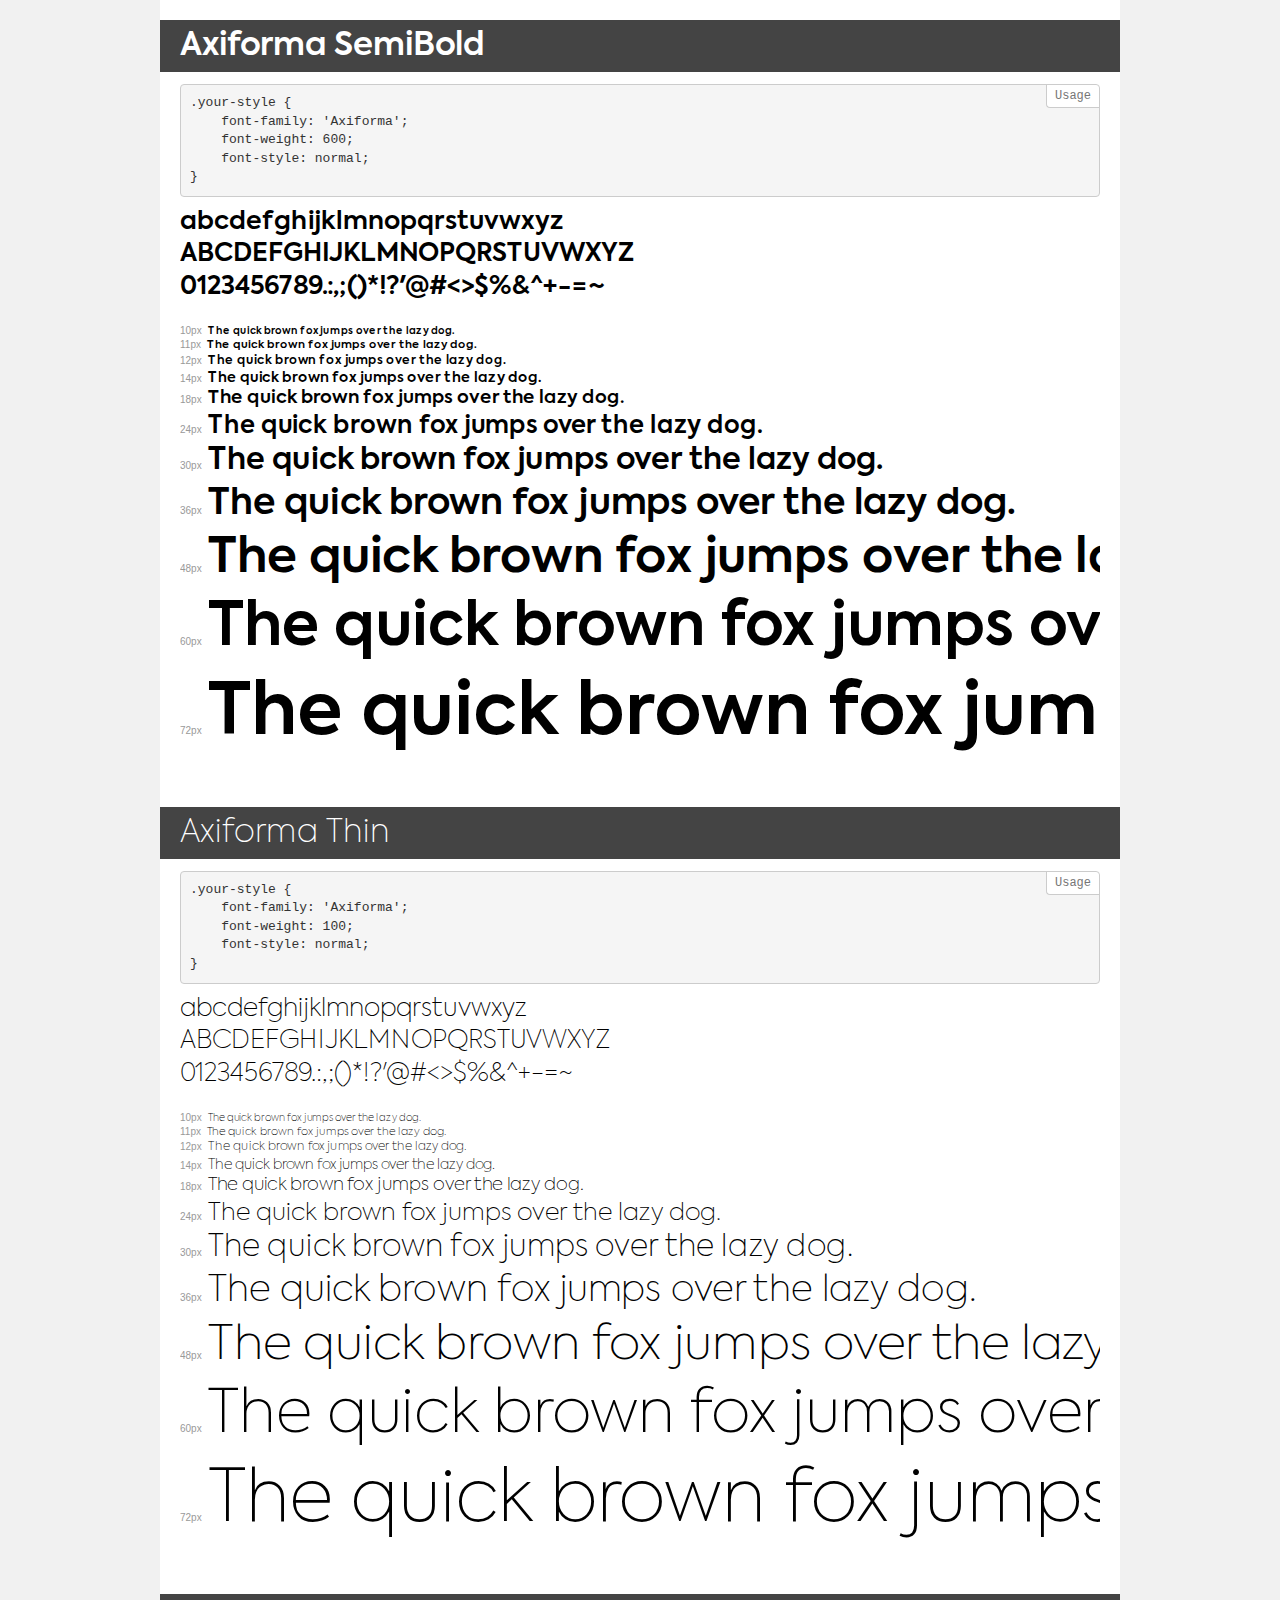
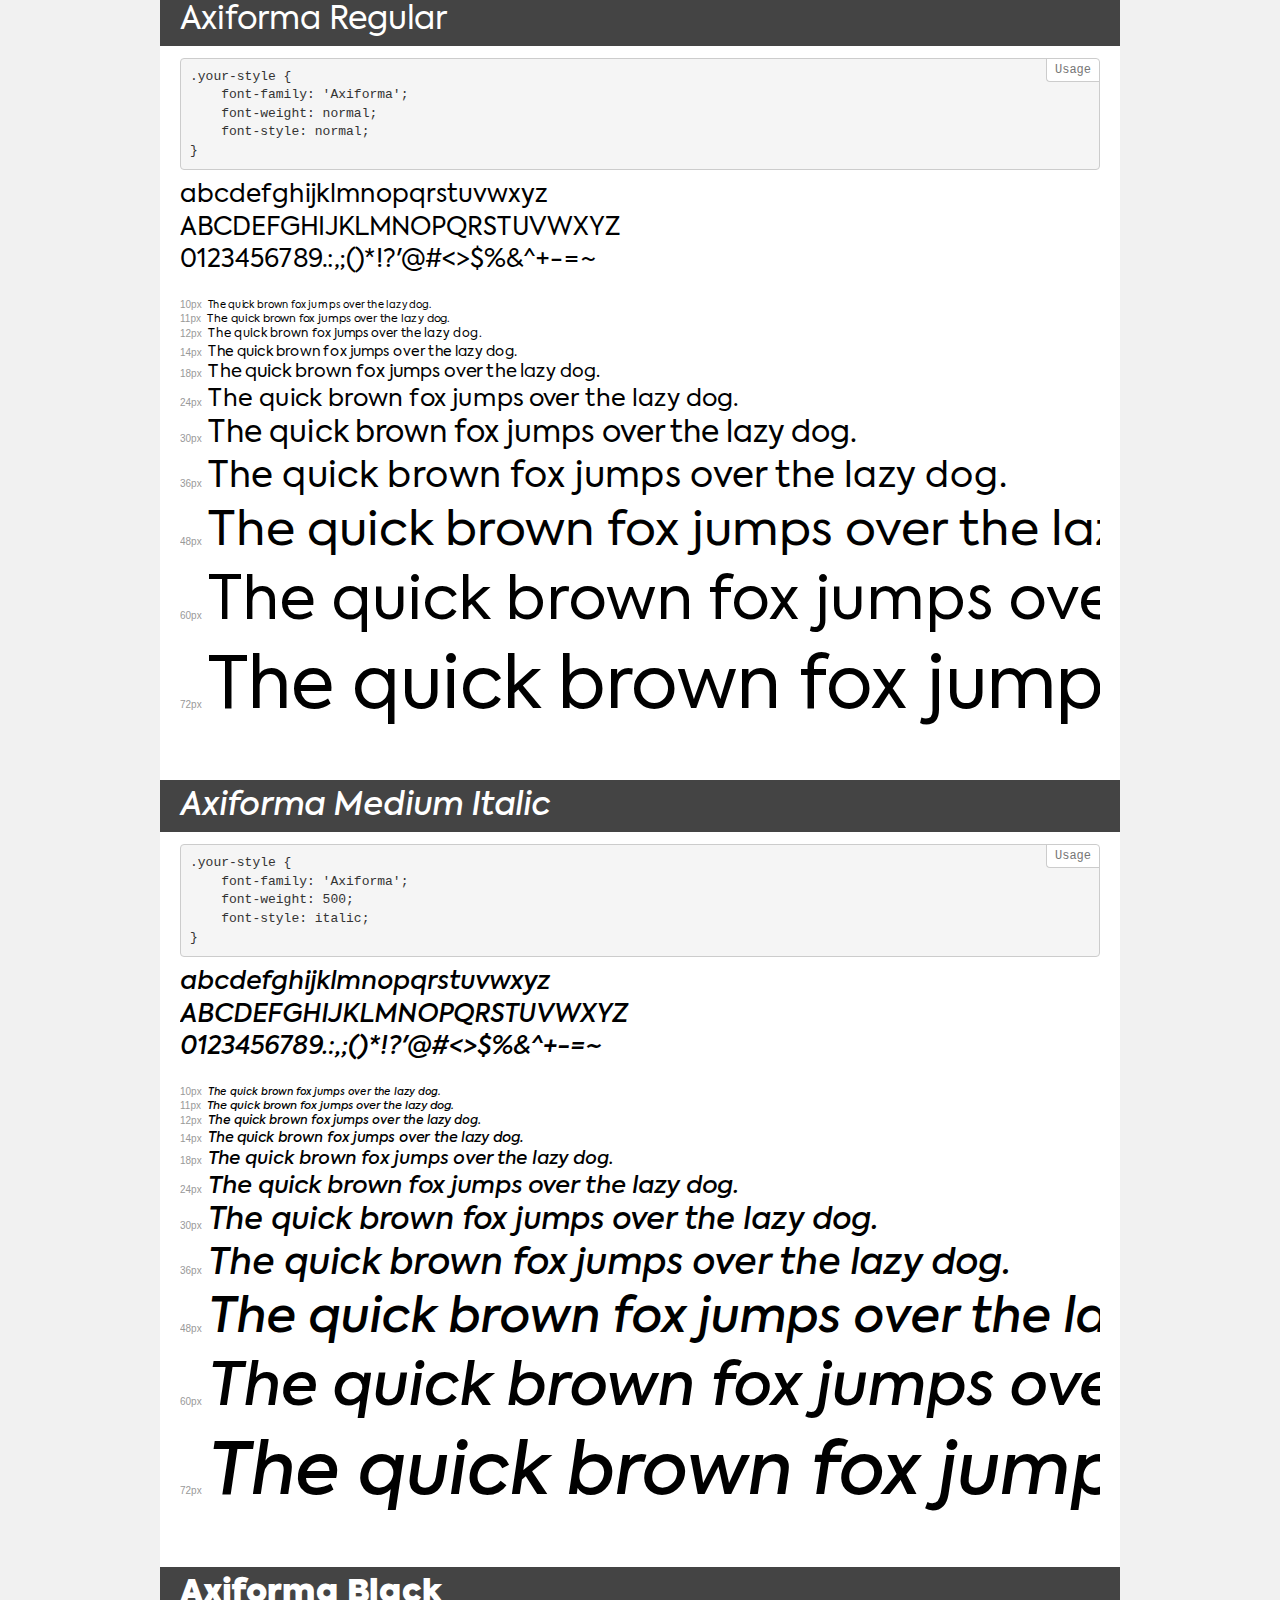
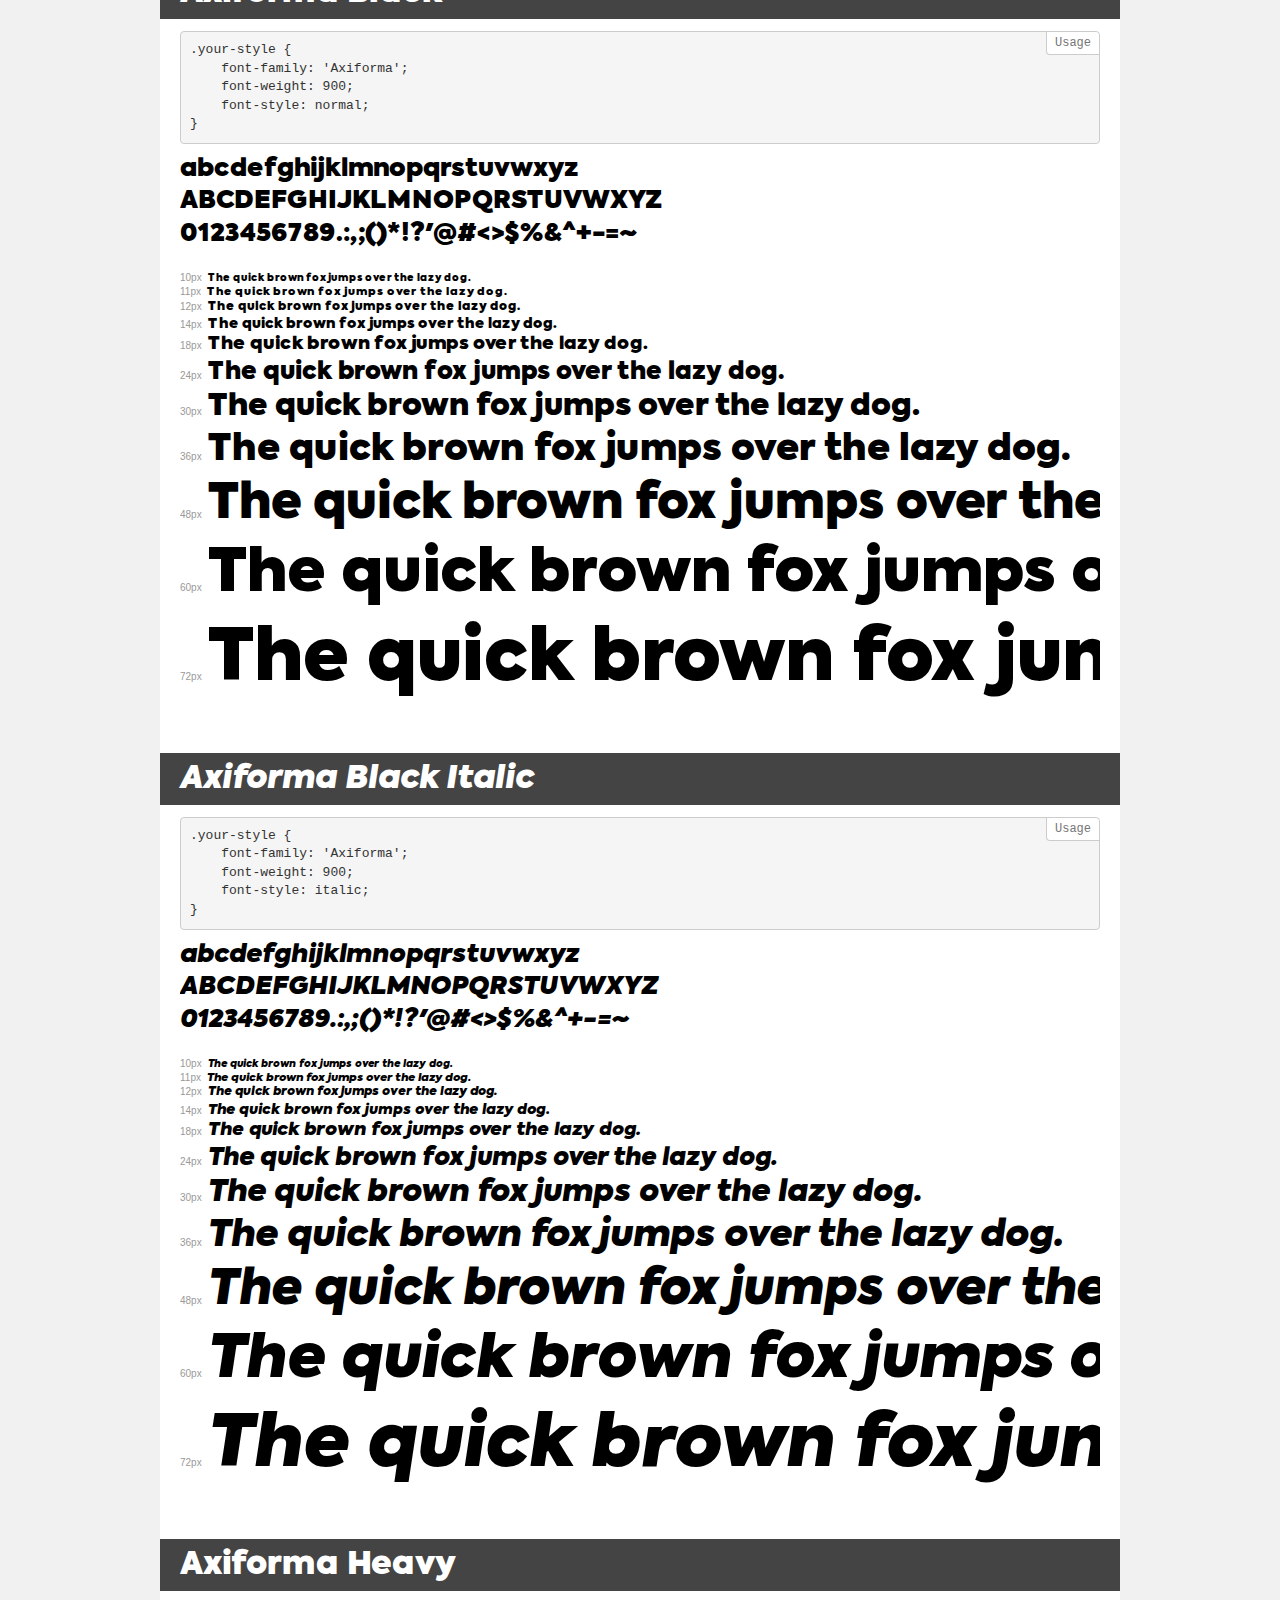
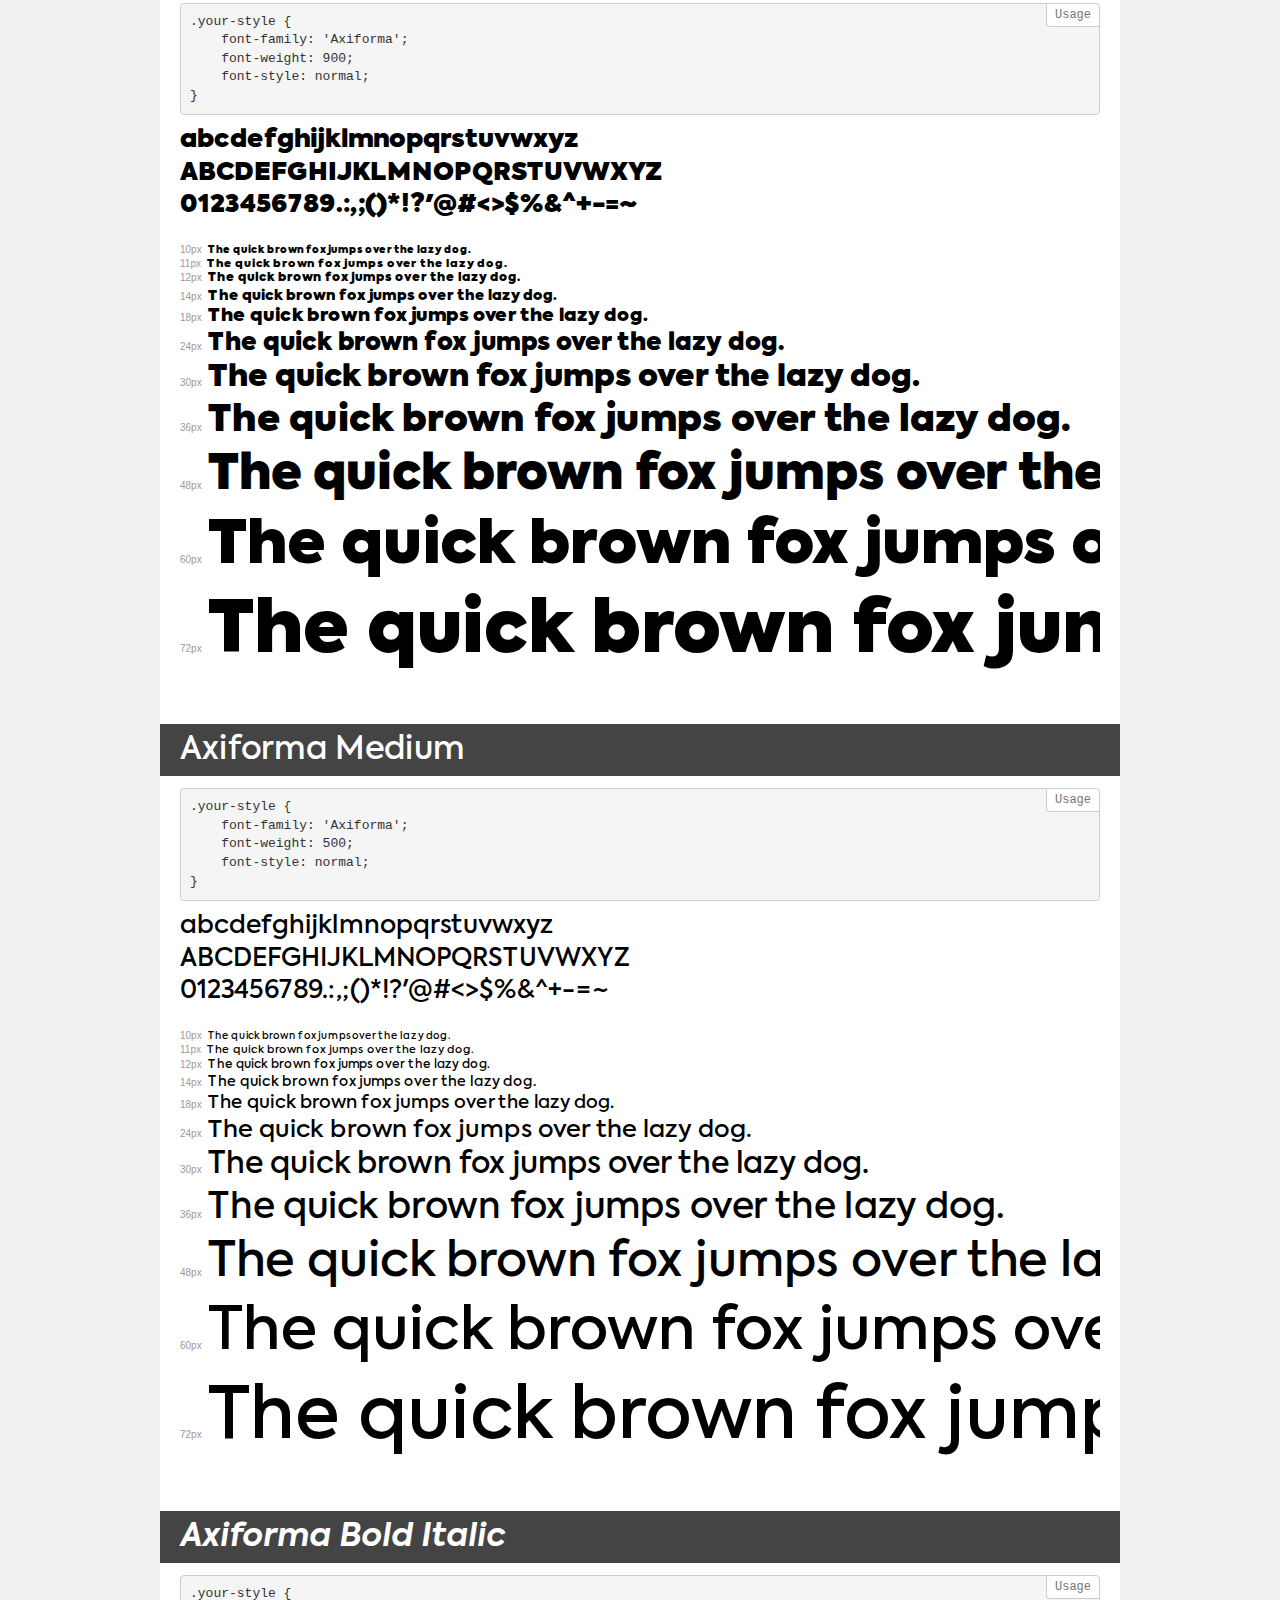
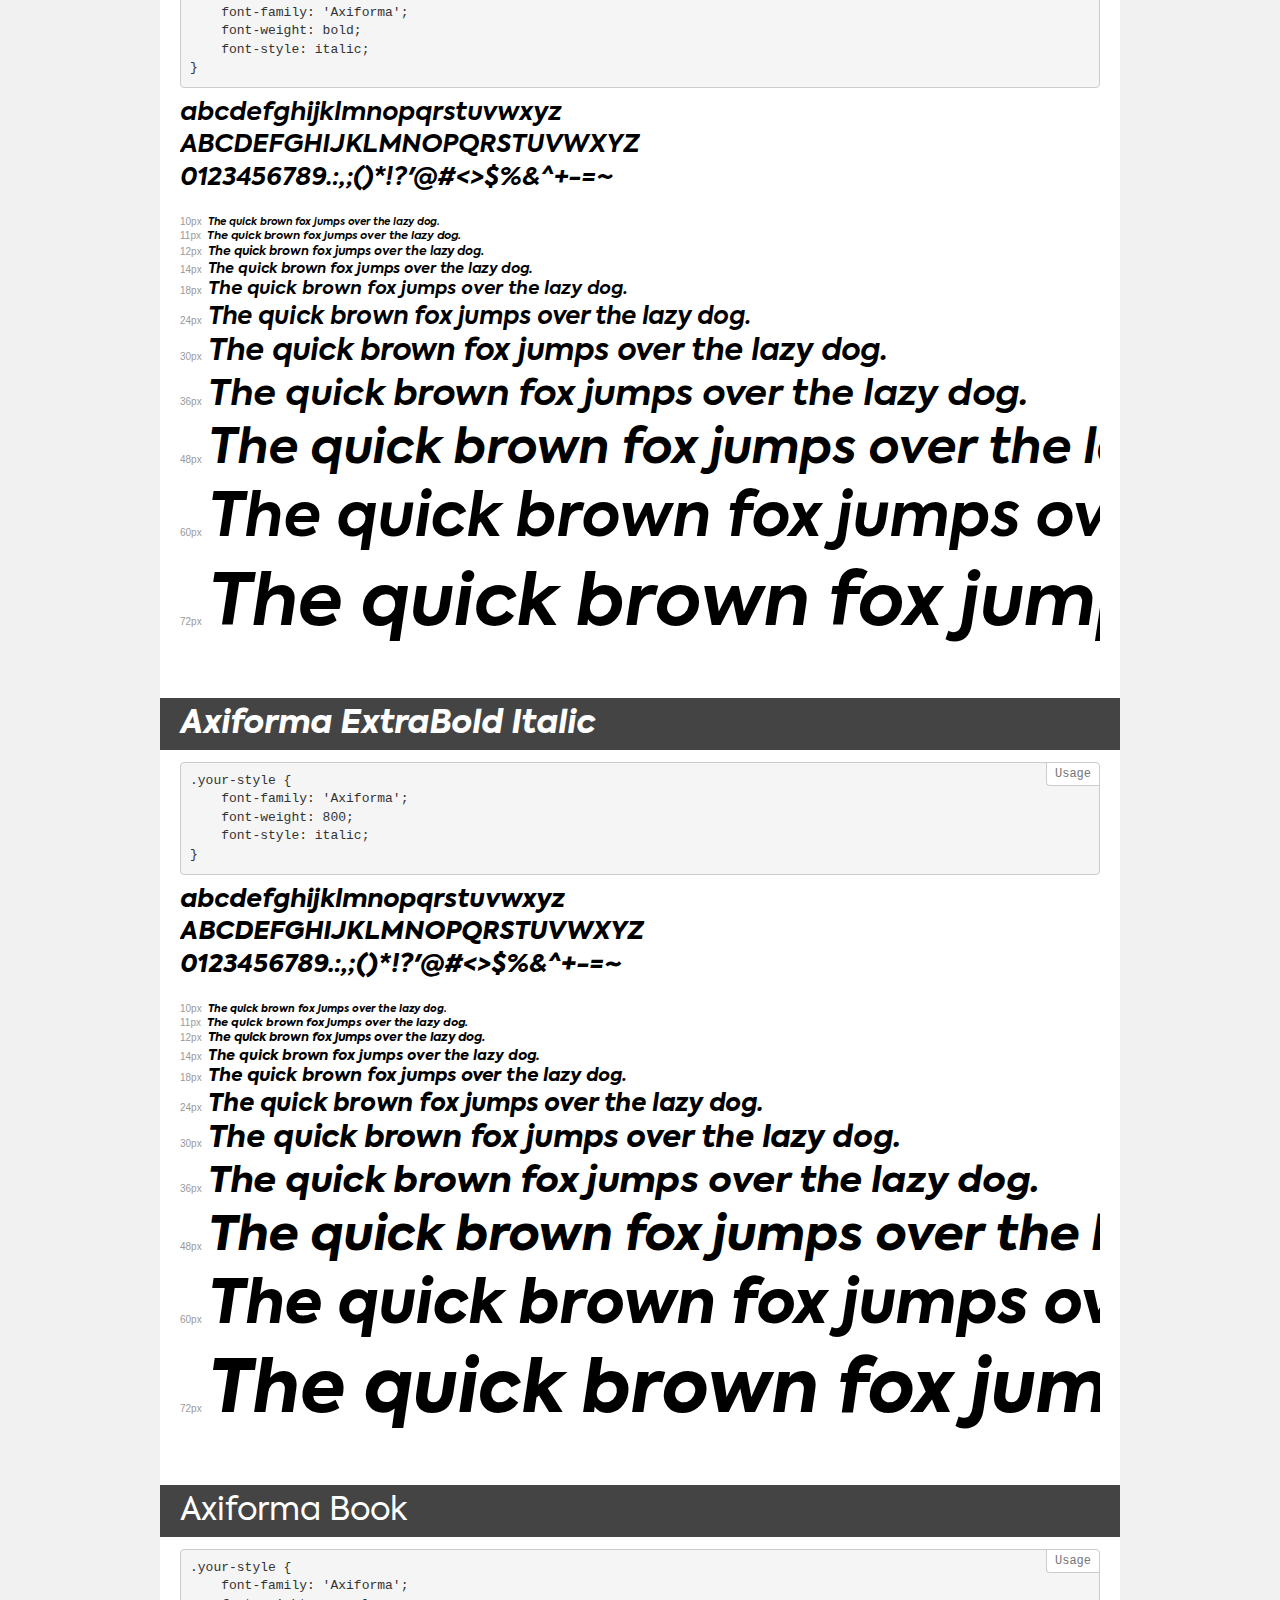
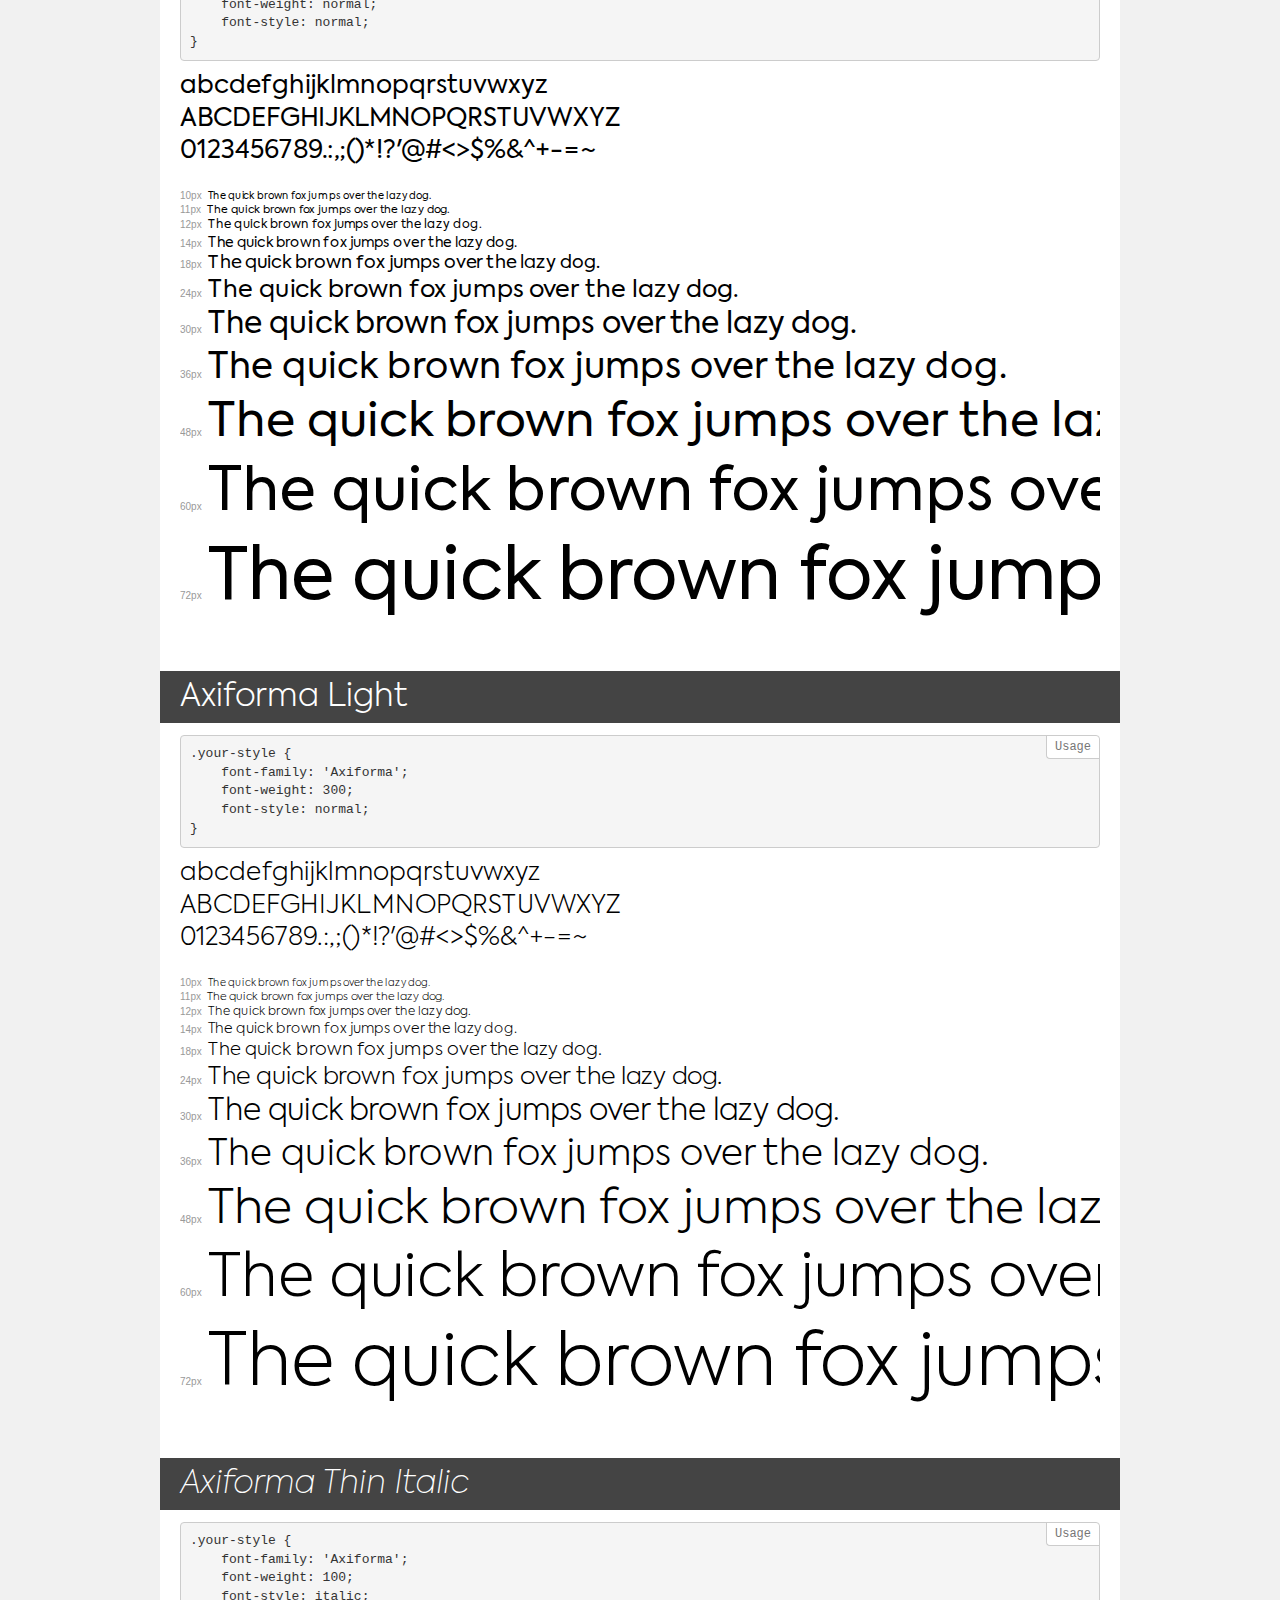
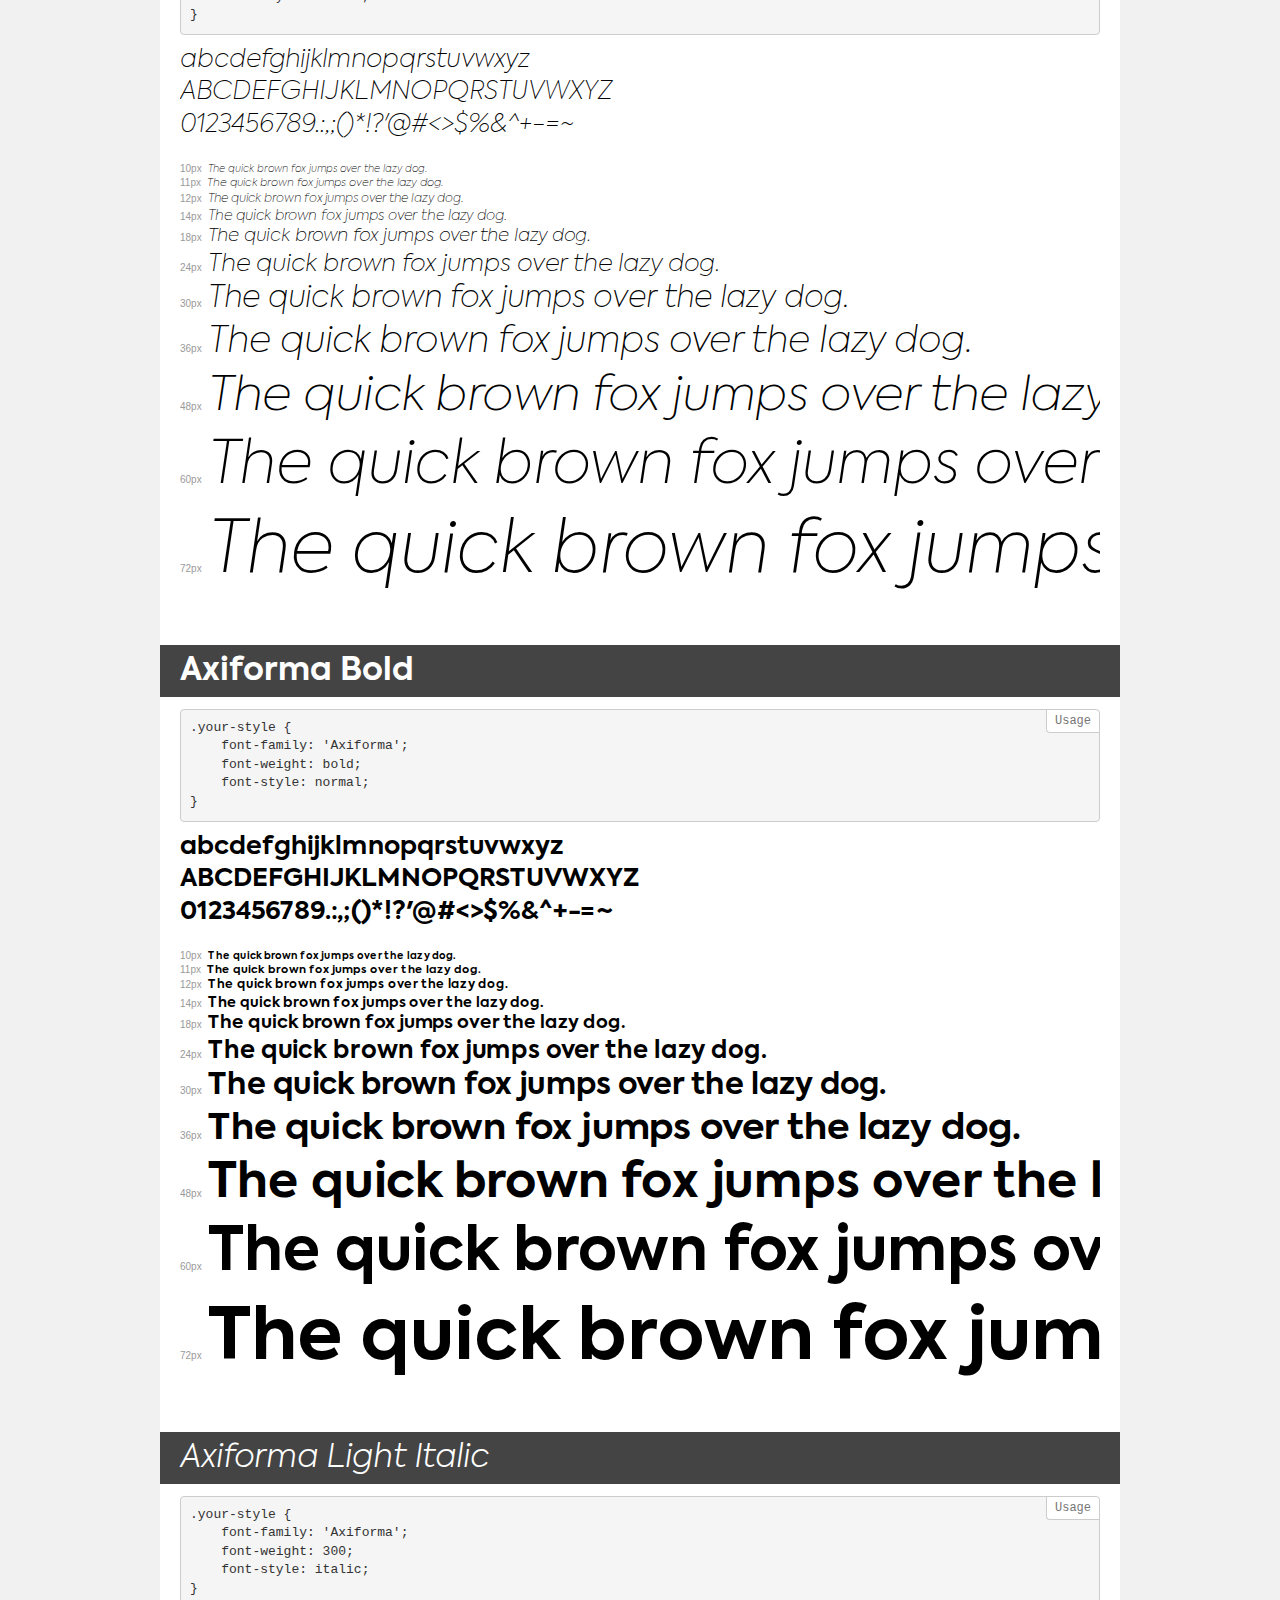
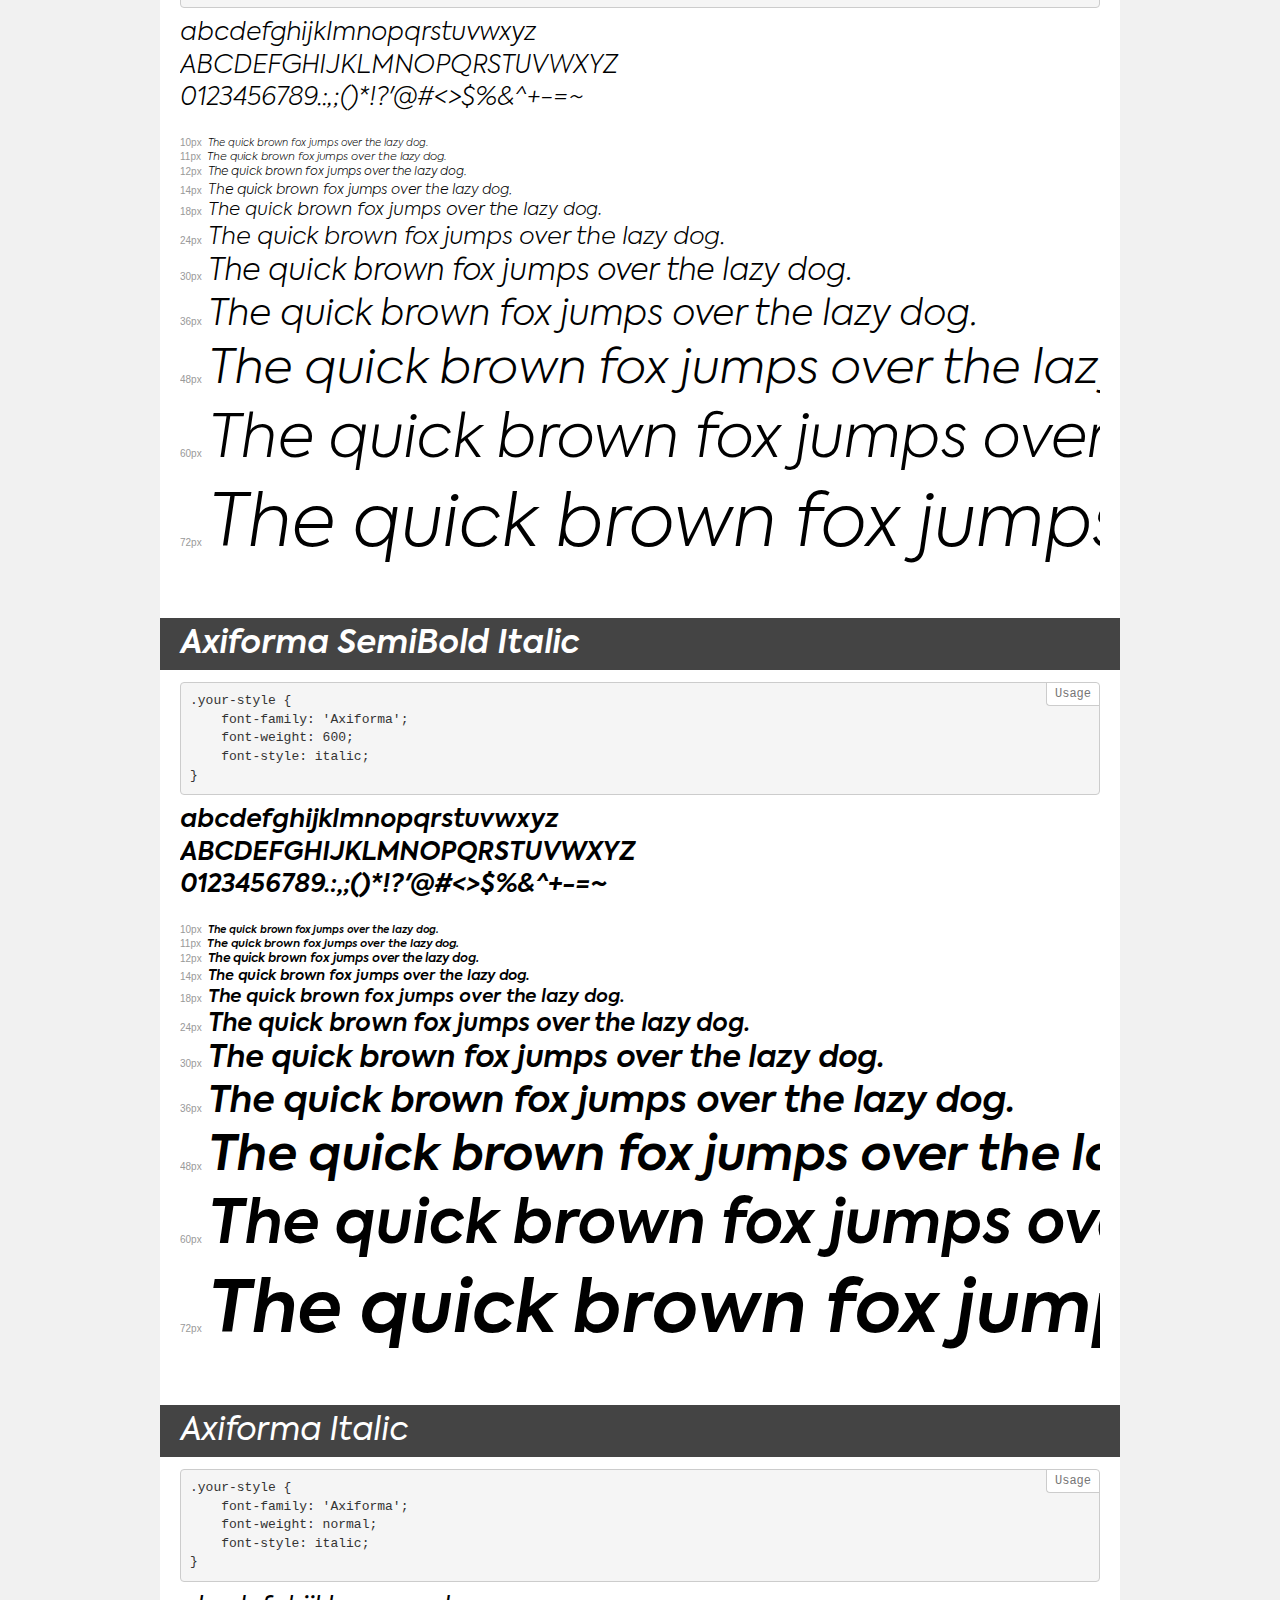
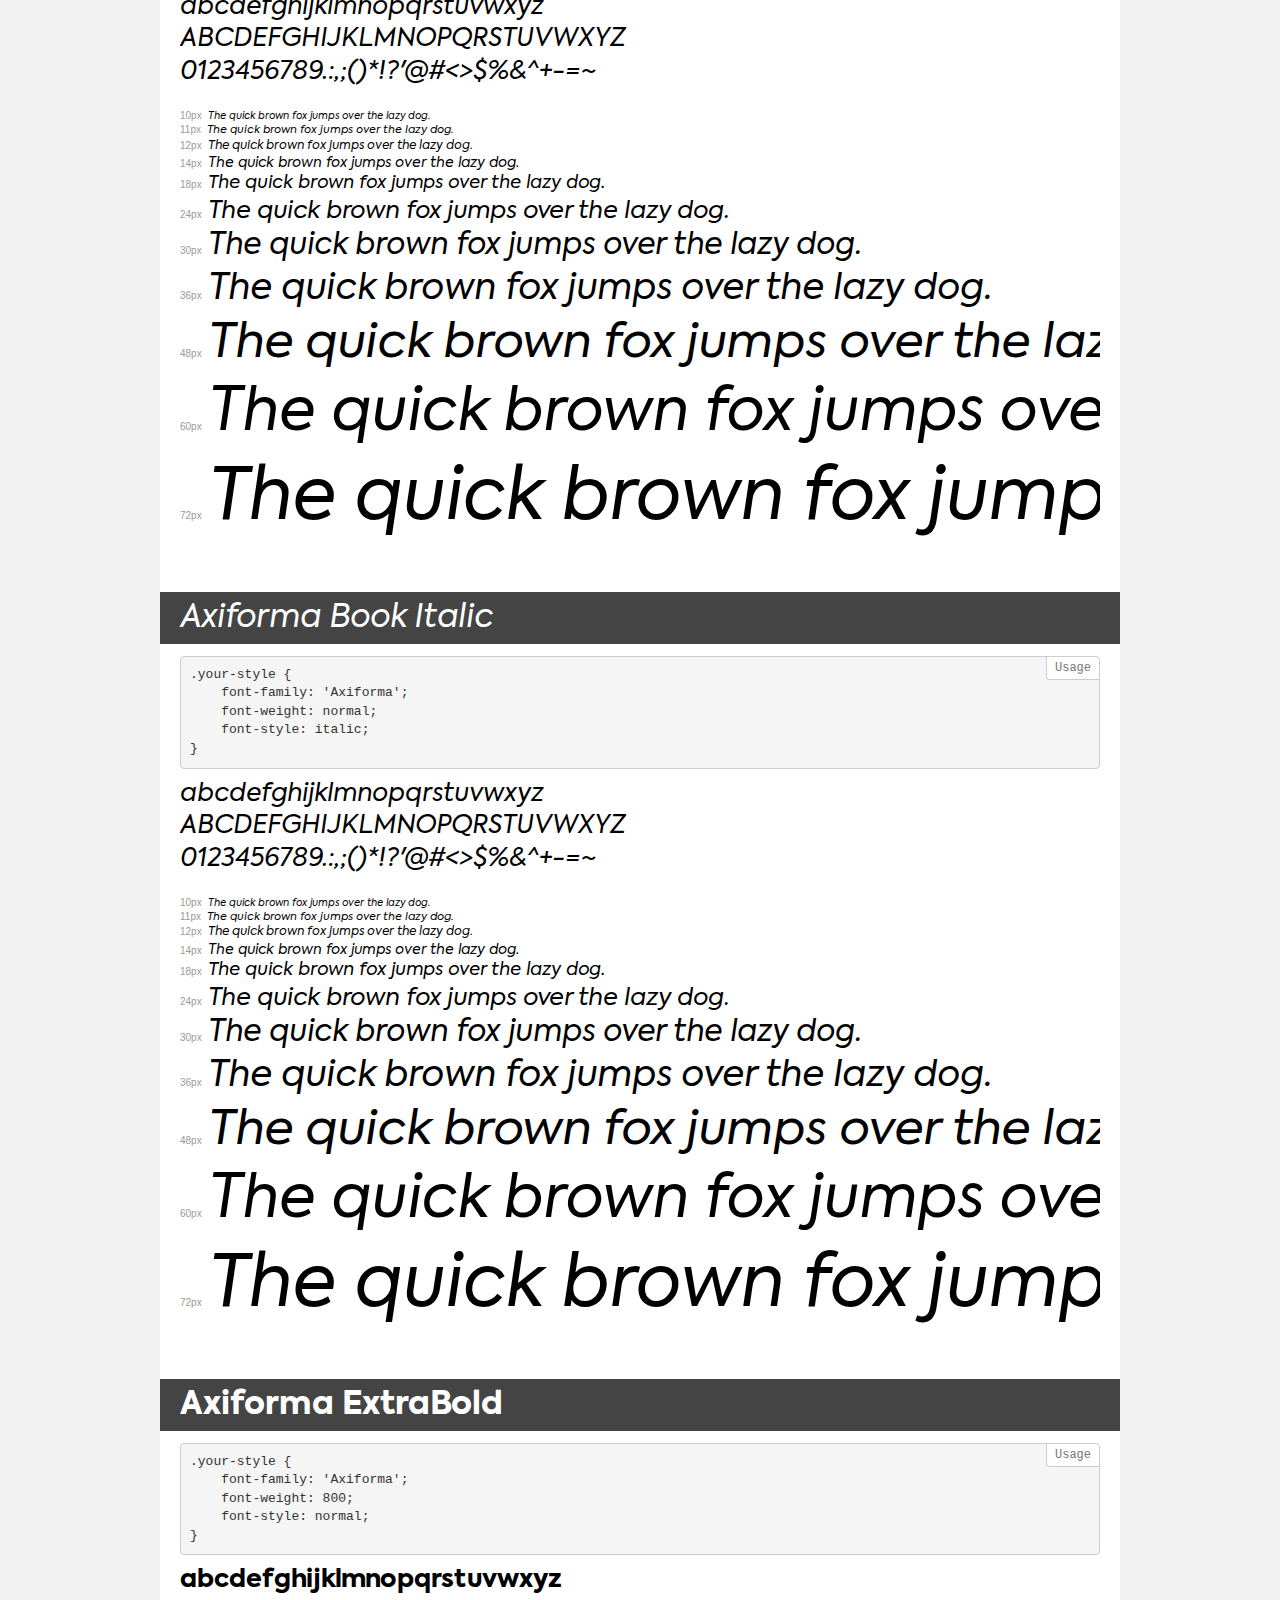
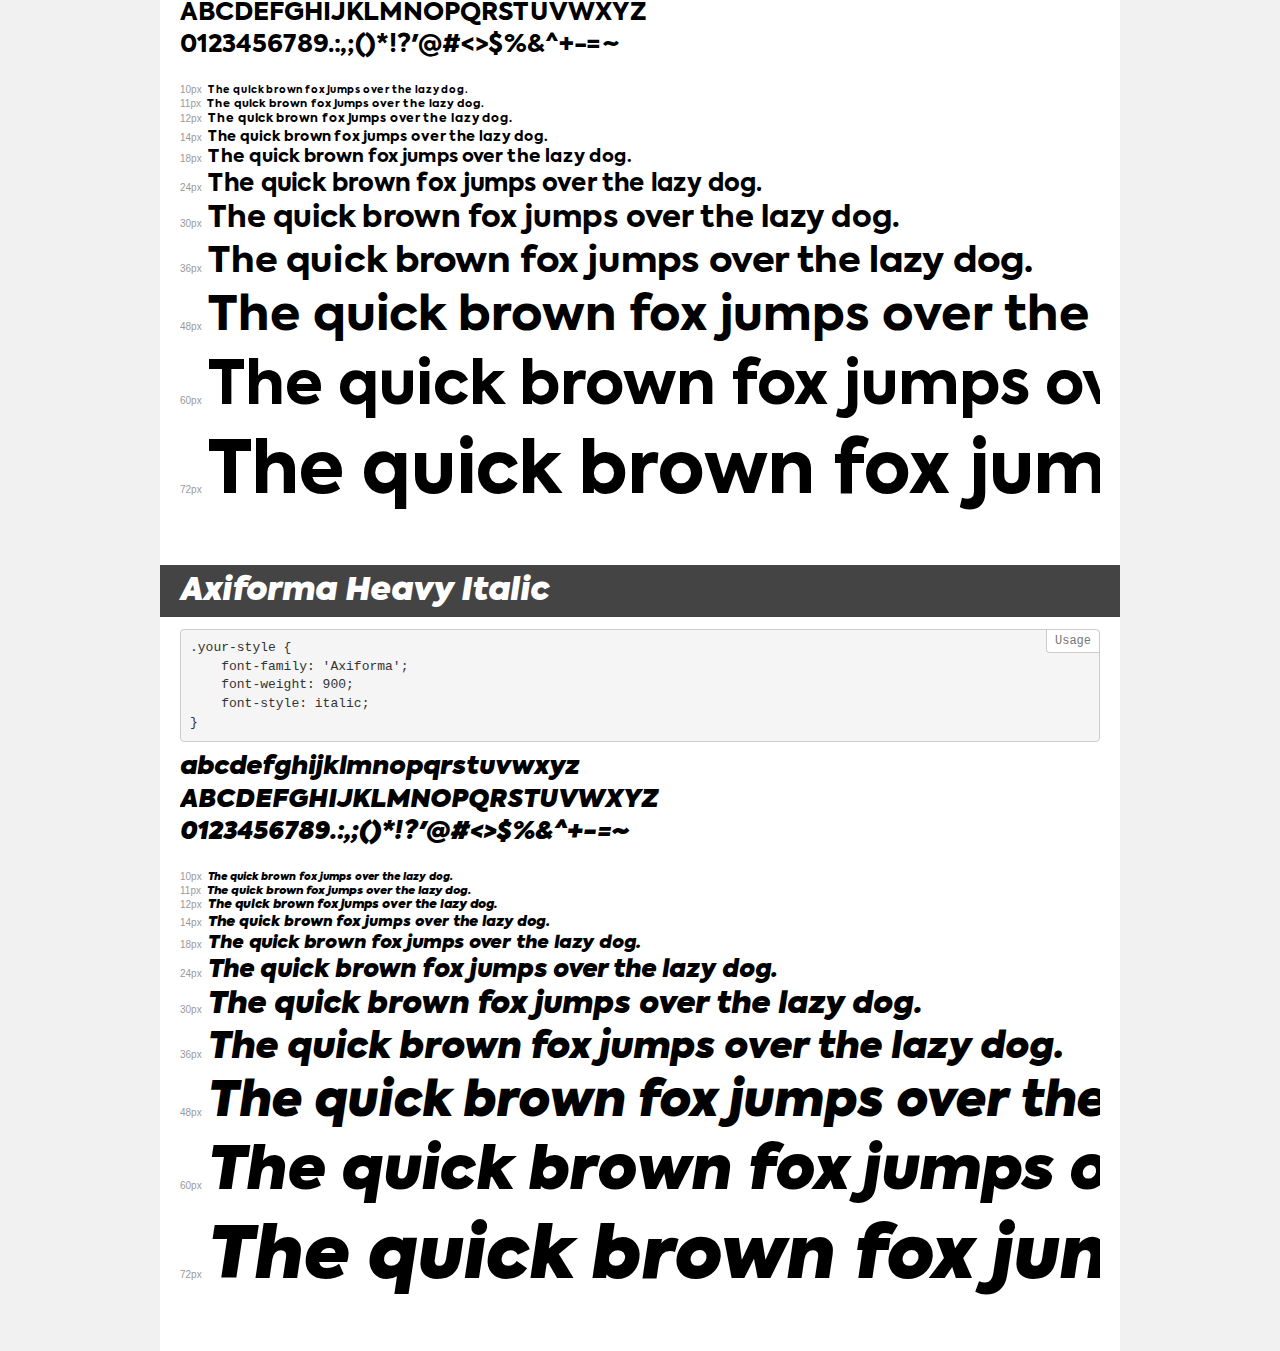
<file: assets/fonts/axiforma/demo.html>
<!DOCTYPE html>
<html>
<head>
    <meta charset="utf-8">
    <meta http-equiv="X-UA-Compatible" content="IE=edge">
    <meta name="viewport" content="width=device-width, initial-scale=1">
    <meta name="robots" content="noindex, noarchive">
    <meta name="format-detection" content="telephone=no">
    <title>Transfonter demo</title>
    <link href="stylesheet.css" rel="stylesheet">
    <style>
        /*
        http://meyerweb.com/eric/tools/css/reset/
        v2.0 | 20110126
        License: none (public domain)
        */
        html, body, div, span, applet, object, iframe,
        h1, h2, h3, h4, h5, h6, p, blockquote, pre,
        a, abbr, acronym, address, big, cite, code,
        del, dfn, em, img, ins, kbd, q, s, samp,
        small, strike, strong, sub, sup, tt, var,
        b, u, i, center,
        dl, dt, dd, ol, ul, li,
        fieldset, form, label, legend,
        table, caption, tbody, tfoot, thead, tr, th, td,
        article, aside, canvas, details, embed,
        figure, figcaption, footer, header, hgroup,
        menu, nav, output, ruby, section, summary,
        time, mark, audio, video {
            margin: 0;
            padding: 0;
            border: 0;
            font-size: 100%;
            font: inherit;
            vertical-align: baseline;
        }
        /* HTML5 display-role reset for older browsers */
        article, aside, details, figcaption, figure,
        footer, header, hgroup, menu, nav, section {
            display: block;
        }
        body {
            line-height: 1;
        }
        ol, ul {
            list-style: none;
        }
        blockquote, q {
            quotes: none;
        }
        blockquote:before, blockquote:after,
        q:before, q:after {
            content: '';
            content: none;
        }
        table {
            border-collapse: collapse;
            border-spacing: 0;
        }
        /* common styles */
        body {
            background: #f1f1f1;
            color: #000;
        }
        .page {
            background: #fff;
            width: 920px;
            margin: 0 auto;
            padding: 20px 20px 0 20px;
            overflow: hidden;
        }
        .font-container {
            overflow-x: auto;
            overflow-y: hidden;
            margin-bottom: 40px;
            line-height: 1.3;
            white-space: nowrap;
            padding-bottom: 5px;
        }
        h1 {
            position: relative;
            background: #444;
            font-size: 32px;
            color: #fff;
            padding: 10px 20px;
            margin: 0 -20px 12px -20px;
        }
        .letters {
            font-size: 25px;
            margin-bottom: 20px;
        }
        .s10:before {
            content: '10px';
        }
        .s11:before {
            content: '11px';
        }
        .s12:before {
            content: '12px';
        }
        .s14:before {
            content: '14px';
        }
        .s18:before {
            content: '18px';
        }
        .s24:before {
            content: '24px';
        }
        .s30:before {
            content: '30px';
        }
        .s36:before {
            content: '36px';
        }
        .s48:before {
            content: '48px';
        }
        .s60:before {
            content: '60px';
        }
        .s72:before {
            content: '72px';
        }
        .s10:before, .s11:before, .s12:before, .s14:before,
        .s18:before, .s24:before, .s30:before, .s36:before,
        .s48:before, .s60:before, .s72:before {
            font-family: Arial, sans-serif;
            font-size: 10px;
            font-weight: normal;
            font-style: normal;
            color: #999;
            padding-right: 6px;
        }
        pre {
            display: block;
            position: relative;
            padding: 9px;
            margin: 0 0 10px;
            font-family: Monaco, Menlo, Consolas, "Courier New", monospace !important;
            font-size: 13px;
            line-height: 1.428571429;
            color: #333;
            font-weight: normal !important;
            font-style: normal !important;
            background-color: #f5f5f5;
            border: 1px solid #ccc;
            overflow-x: auto;
            border-radius: 4px;
        }
        pre:after {
            display: block;
            position: absolute;
            right: 0;
            top: 0;
            content: 'Usage';
            line-height: 1;
            padding: 5px 8px;
            font-size: 12px;
            color: #767676;
            background-color: #fff;
            border: 1px solid #ccc;
            border-right: none;
            border-top: none;
            border-radius: 0 4px 0 4px;
            z-index: 10;
        }
        /* responsive */
        @media (max-width: 959px) {
            .page {
                width: auto;
                margin: 0;
            }
        }
    </style>
</head>
<body>
<div class="page">
    <div class="demo" style="font-family: 'Axiforma'; font-weight: 600; font-style: normal;">
        <h1>Axiforma SemiBold</h1>
        <pre>.your-style {
    font-family: 'Axiforma';
    font-weight: 600;
    font-style: normal;
}</pre>
        <div class="font-container">
            <p class="letters">
                abcdefghijklmnopqrstuvwxyz<br>
ABCDEFGHIJKLMNOPQRSTUVWXYZ<br>
                0123456789.:,;()*!?'@#<>$%&^+-=~
            </p>
            <p class="s10" style="font-size: 10px;">The quick brown fox jumps over the lazy dog.</p>
            <p class="s11" style="font-size: 11px;">The quick brown fox jumps over the lazy dog.</p>
            <p class="s12" style="font-size: 12px;">The quick brown fox jumps over the lazy dog.</p>
            <p class="s14" style="font-size: 14px;">The quick brown fox jumps over the lazy dog.</p>
            <p class="s18" style="font-size: 18px;">The quick brown fox jumps over the lazy dog.</p>
            <p class="s24" style="font-size: 24px;">The quick brown fox jumps over the lazy dog.</p>
            <p class="s30" style="font-size: 30px;">The quick brown fox jumps over the lazy dog.</p>
            <p class="s36" style="font-size: 36px;">The quick brown fox jumps over the lazy dog.</p>
            <p class="s48" style="font-size: 48px;">The quick brown fox jumps over the lazy dog.</p>
            <p class="s60" style="font-size: 60px;">The quick brown fox jumps over the lazy dog.</p>
            <p class="s72" style="font-size: 72px;">The quick brown fox jumps over the lazy dog.</p>
        </div>
    </div>
    <div class="demo" style="font-family: 'Axiforma'; font-weight: 100; font-style: normal;">
        <h1>Axiforma Thin</h1>
        <pre>.your-style {
    font-family: 'Axiforma';
    font-weight: 100;
    font-style: normal;
}</pre>
        <div class="font-container">
            <p class="letters">
                abcdefghijklmnopqrstuvwxyz<br>
ABCDEFGHIJKLMNOPQRSTUVWXYZ<br>
                0123456789.:,;()*!?'@#<>$%&^+-=~
            </p>
            <p class="s10" style="font-size: 10px;">The quick brown fox jumps over the lazy dog.</p>
            <p class="s11" style="font-size: 11px;">The quick brown fox jumps over the lazy dog.</p>
            <p class="s12" style="font-size: 12px;">The quick brown fox jumps over the lazy dog.</p>
            <p class="s14" style="font-size: 14px;">The quick brown fox jumps over the lazy dog.</p>
            <p class="s18" style="font-size: 18px;">The quick brown fox jumps over the lazy dog.</p>
            <p class="s24" style="font-size: 24px;">The quick brown fox jumps over the lazy dog.</p>
            <p class="s30" style="font-size: 30px;">The quick brown fox jumps over the lazy dog.</p>
            <p class="s36" style="font-size: 36px;">The quick brown fox jumps over the lazy dog.</p>
            <p class="s48" style="font-size: 48px;">The quick brown fox jumps over the lazy dog.</p>
            <p class="s60" style="font-size: 60px;">The quick brown fox jumps over the lazy dog.</p>
            <p class="s72" style="font-size: 72px;">The quick brown fox jumps over the lazy dog.</p>
        </div>
    </div>
    <div class="demo" style="font-family: 'Axiforma'; font-weight: normal; font-style: normal;">
        <h1>Axiforma Regular</h1>
        <pre>.your-style {
    font-family: 'Axiforma';
    font-weight: normal;
    font-style: normal;
}</pre>
        <div class="font-container">
            <p class="letters">
                abcdefghijklmnopqrstuvwxyz<br>
ABCDEFGHIJKLMNOPQRSTUVWXYZ<br>
                0123456789.:,;()*!?'@#<>$%&^+-=~
            </p>
            <p class="s10" style="font-size: 10px;">The quick brown fox jumps over the lazy dog.</p>
            <p class="s11" style="font-size: 11px;">The quick brown fox jumps over the lazy dog.</p>
            <p class="s12" style="font-size: 12px;">The quick brown fox jumps over the lazy dog.</p>
            <p class="s14" style="font-size: 14px;">The quick brown fox jumps over the lazy dog.</p>
            <p class="s18" style="font-size: 18px;">The quick brown fox jumps over the lazy dog.</p>
            <p class="s24" style="font-size: 24px;">The quick brown fox jumps over the lazy dog.</p>
            <p class="s30" style="font-size: 30px;">The quick brown fox jumps over the lazy dog.</p>
            <p class="s36" style="font-size: 36px;">The quick brown fox jumps over the lazy dog.</p>
            <p class="s48" style="font-size: 48px;">The quick brown fox jumps over the lazy dog.</p>
            <p class="s60" style="font-size: 60px;">The quick brown fox jumps over the lazy dog.</p>
            <p class="s72" style="font-size: 72px;">The quick brown fox jumps over the lazy dog.</p>
        </div>
    </div>
    <div class="demo" style="font-family: 'Axiforma'; font-weight: 500; font-style: italic;">
        <h1>Axiforma Medium Italic</h1>
        <pre>.your-style {
    font-family: 'Axiforma';
    font-weight: 500;
    font-style: italic;
}</pre>
        <div class="font-container">
            <p class="letters">
                abcdefghijklmnopqrstuvwxyz<br>
ABCDEFGHIJKLMNOPQRSTUVWXYZ<br>
                0123456789.:,;()*!?'@#<>$%&^+-=~
            </p>
            <p class="s10" style="font-size: 10px;">The quick brown fox jumps over the lazy dog.</p>
            <p class="s11" style="font-size: 11px;">The quick brown fox jumps over the lazy dog.</p>
            <p class="s12" style="font-size: 12px;">The quick brown fox jumps over the lazy dog.</p>
            <p class="s14" style="font-size: 14px;">The quick brown fox jumps over the lazy dog.</p>
            <p class="s18" style="font-size: 18px;">The quick brown fox jumps over the lazy dog.</p>
            <p class="s24" style="font-size: 24px;">The quick brown fox jumps over the lazy dog.</p>
            <p class="s30" style="font-size: 30px;">The quick brown fox jumps over the lazy dog.</p>
            <p class="s36" style="font-size: 36px;">The quick brown fox jumps over the lazy dog.</p>
            <p class="s48" style="font-size: 48px;">The quick brown fox jumps over the lazy dog.</p>
            <p class="s60" style="font-size: 60px;">The quick brown fox jumps over the lazy dog.</p>
            <p class="s72" style="font-size: 72px;">The quick brown fox jumps over the lazy dog.</p>
        </div>
    </div>
    <div class="demo" style="font-family: 'Axiforma'; font-weight: 900; font-style: normal;">
        <h1>Axiforma Black</h1>
        <pre>.your-style {
    font-family: 'Axiforma';
    font-weight: 900;
    font-style: normal;
}</pre>
        <div class="font-container">
            <p class="letters">
                abcdefghijklmnopqrstuvwxyz<br>
ABCDEFGHIJKLMNOPQRSTUVWXYZ<br>
                0123456789.:,;()*!?'@#<>$%&^+-=~
            </p>
            <p class="s10" style="font-size: 10px;">The quick brown fox jumps over the lazy dog.</p>
            <p class="s11" style="font-size: 11px;">The quick brown fox jumps over the lazy dog.</p>
            <p class="s12" style="font-size: 12px;">The quick brown fox jumps over the lazy dog.</p>
            <p class="s14" style="font-size: 14px;">The quick brown fox jumps over the lazy dog.</p>
            <p class="s18" style="font-size: 18px;">The quick brown fox jumps over the lazy dog.</p>
            <p class="s24" style="font-size: 24px;">The quick brown fox jumps over the lazy dog.</p>
            <p class="s30" style="font-size: 30px;">The quick brown fox jumps over the lazy dog.</p>
            <p class="s36" style="font-size: 36px;">The quick brown fox jumps over the lazy dog.</p>
            <p class="s48" style="font-size: 48px;">The quick brown fox jumps over the lazy dog.</p>
            <p class="s60" style="font-size: 60px;">The quick brown fox jumps over the lazy dog.</p>
            <p class="s72" style="font-size: 72px;">The quick brown fox jumps over the lazy dog.</p>
        </div>
    </div>
    <div class="demo" style="font-family: 'Axiforma'; font-weight: 900; font-style: italic;">
        <h1>Axiforma Black Italic</h1>
        <pre>.your-style {
    font-family: 'Axiforma';
    font-weight: 900;
    font-style: italic;
}</pre>
        <div class="font-container">
            <p class="letters">
                abcdefghijklmnopqrstuvwxyz<br>
ABCDEFGHIJKLMNOPQRSTUVWXYZ<br>
                0123456789.:,;()*!?'@#<>$%&^+-=~
            </p>
            <p class="s10" style="font-size: 10px;">The quick brown fox jumps over the lazy dog.</p>
            <p class="s11" style="font-size: 11px;">The quick brown fox jumps over the lazy dog.</p>
            <p class="s12" style="font-size: 12px;">The quick brown fox jumps over the lazy dog.</p>
            <p class="s14" style="font-size: 14px;">The quick brown fox jumps over the lazy dog.</p>
            <p class="s18" style="font-size: 18px;">The quick brown fox jumps over the lazy dog.</p>
            <p class="s24" style="font-size: 24px;">The quick brown fox jumps over the lazy dog.</p>
            <p class="s30" style="font-size: 30px;">The quick brown fox jumps over the lazy dog.</p>
            <p class="s36" style="font-size: 36px;">The quick brown fox jumps over the lazy dog.</p>
            <p class="s48" style="font-size: 48px;">The quick brown fox jumps over the lazy dog.</p>
            <p class="s60" style="font-size: 60px;">The quick brown fox jumps over the lazy dog.</p>
            <p class="s72" style="font-size: 72px;">The quick brown fox jumps over the lazy dog.</p>
        </div>
    </div>
    <div class="demo" style="font-family: 'Axiforma'; font-weight: 900; font-style: normal;">
        <h1>Axiforma Heavy</h1>
        <pre>.your-style {
    font-family: 'Axiforma';
    font-weight: 900;
    font-style: normal;
}</pre>
        <div class="font-container">
            <p class="letters">
                abcdefghijklmnopqrstuvwxyz<br>
ABCDEFGHIJKLMNOPQRSTUVWXYZ<br>
                0123456789.:,;()*!?'@#<>$%&^+-=~
            </p>
            <p class="s10" style="font-size: 10px;">The quick brown fox jumps over the lazy dog.</p>
            <p class="s11" style="font-size: 11px;">The quick brown fox jumps over the lazy dog.</p>
            <p class="s12" style="font-size: 12px;">The quick brown fox jumps over the lazy dog.</p>
            <p class="s14" style="font-size: 14px;">The quick brown fox jumps over the lazy dog.</p>
            <p class="s18" style="font-size: 18px;">The quick brown fox jumps over the lazy dog.</p>
            <p class="s24" style="font-size: 24px;">The quick brown fox jumps over the lazy dog.</p>
            <p class="s30" style="font-size: 30px;">The quick brown fox jumps over the lazy dog.</p>
            <p class="s36" style="font-size: 36px;">The quick brown fox jumps over the lazy dog.</p>
            <p class="s48" style="font-size: 48px;">The quick brown fox jumps over the lazy dog.</p>
            <p class="s60" style="font-size: 60px;">The quick brown fox jumps over the lazy dog.</p>
            <p class="s72" style="font-size: 72px;">The quick brown fox jumps over the lazy dog.</p>
        </div>
    </div>
    <div class="demo" style="font-family: 'Axiforma'; font-weight: 500; font-style: normal;">
        <h1>Axiforma Medium</h1>
        <pre>.your-style {
    font-family: 'Axiforma';
    font-weight: 500;
    font-style: normal;
}</pre>
        <div class="font-container">
            <p class="letters">
                abcdefghijklmnopqrstuvwxyz<br>
ABCDEFGHIJKLMNOPQRSTUVWXYZ<br>
                0123456789.:,;()*!?'@#<>$%&^+-=~
            </p>
            <p class="s10" style="font-size: 10px;">The quick brown fox jumps over the lazy dog.</p>
            <p class="s11" style="font-size: 11px;">The quick brown fox jumps over the lazy dog.</p>
            <p class="s12" style="font-size: 12px;">The quick brown fox jumps over the lazy dog.</p>
            <p class="s14" style="font-size: 14px;">The quick brown fox jumps over the lazy dog.</p>
            <p class="s18" style="font-size: 18px;">The quick brown fox jumps over the lazy dog.</p>
            <p class="s24" style="font-size: 24px;">The quick brown fox jumps over the lazy dog.</p>
            <p class="s30" style="font-size: 30px;">The quick brown fox jumps over the lazy dog.</p>
            <p class="s36" style="font-size: 36px;">The quick brown fox jumps over the lazy dog.</p>
            <p class="s48" style="font-size: 48px;">The quick brown fox jumps over the lazy dog.</p>
            <p class="s60" style="font-size: 60px;">The quick brown fox jumps over the lazy dog.</p>
            <p class="s72" style="font-size: 72px;">The quick brown fox jumps over the lazy dog.</p>
        </div>
    </div>
    <div class="demo" style="font-family: 'Axiforma'; font-weight: bold; font-style: italic;">
        <h1>Axiforma Bold Italic</h1>
        <pre>.your-style {
    font-family: 'Axiforma';
    font-weight: bold;
    font-style: italic;
}</pre>
        <div class="font-container">
            <p class="letters">
                abcdefghijklmnopqrstuvwxyz<br>
ABCDEFGHIJKLMNOPQRSTUVWXYZ<br>
                0123456789.:,;()*!?'@#<>$%&^+-=~
            </p>
            <p class="s10" style="font-size: 10px;">The quick brown fox jumps over the lazy dog.</p>
            <p class="s11" style="font-size: 11px;">The quick brown fox jumps over the lazy dog.</p>
            <p class="s12" style="font-size: 12px;">The quick brown fox jumps over the lazy dog.</p>
            <p class="s14" style="font-size: 14px;">The quick brown fox jumps over the lazy dog.</p>
            <p class="s18" style="font-size: 18px;">The quick brown fox jumps over the lazy dog.</p>
            <p class="s24" style="font-size: 24px;">The quick brown fox jumps over the lazy dog.</p>
            <p class="s30" style="font-size: 30px;">The quick brown fox jumps over the lazy dog.</p>
            <p class="s36" style="font-size: 36px;">The quick brown fox jumps over the lazy dog.</p>
            <p class="s48" style="font-size: 48px;">The quick brown fox jumps over the lazy dog.</p>
            <p class="s60" style="font-size: 60px;">The quick brown fox jumps over the lazy dog.</p>
            <p class="s72" style="font-size: 72px;">The quick brown fox jumps over the lazy dog.</p>
        </div>
    </div>
    <div class="demo" style="font-family: 'Axiforma'; font-weight: 800; font-style: italic;">
        <h1>Axiforma ExtraBold Italic</h1>
        <pre>.your-style {
    font-family: 'Axiforma';
    font-weight: 800;
    font-style: italic;
}</pre>
        <div class="font-container">
            <p class="letters">
                abcdefghijklmnopqrstuvwxyz<br>
ABCDEFGHIJKLMNOPQRSTUVWXYZ<br>
                0123456789.:,;()*!?'@#<>$%&^+-=~
            </p>
            <p class="s10" style="font-size: 10px;">The quick brown fox jumps over the lazy dog.</p>
            <p class="s11" style="font-size: 11px;">The quick brown fox jumps over the lazy dog.</p>
            <p class="s12" style="font-size: 12px;">The quick brown fox jumps over the lazy dog.</p>
            <p class="s14" style="font-size: 14px;">The quick brown fox jumps over the lazy dog.</p>
            <p class="s18" style="font-size: 18px;">The quick brown fox jumps over the lazy dog.</p>
            <p class="s24" style="font-size: 24px;">The quick brown fox jumps over the lazy dog.</p>
            <p class="s30" style="font-size: 30px;">The quick brown fox jumps over the lazy dog.</p>
            <p class="s36" style="font-size: 36px;">The quick brown fox jumps over the lazy dog.</p>
            <p class="s48" style="font-size: 48px;">The quick brown fox jumps over the lazy dog.</p>
            <p class="s60" style="font-size: 60px;">The quick brown fox jumps over the lazy dog.</p>
            <p class="s72" style="font-size: 72px;">The quick brown fox jumps over the lazy dog.</p>
        </div>
    </div>
    <div class="demo" style="font-family: 'Axiforma'; font-weight: normal; font-style: normal;">
        <h1>Axiforma Book</h1>
        <pre>.your-style {
    font-family: 'Axiforma';
    font-weight: normal;
    font-style: normal;
}</pre>
        <div class="font-container">
            <p class="letters">
                abcdefghijklmnopqrstuvwxyz<br>
ABCDEFGHIJKLMNOPQRSTUVWXYZ<br>
                0123456789.:,;()*!?'@#<>$%&^+-=~
            </p>
            <p class="s10" style="font-size: 10px;">The quick brown fox jumps over the lazy dog.</p>
            <p class="s11" style="font-size: 11px;">The quick brown fox jumps over the lazy dog.</p>
            <p class="s12" style="font-size: 12px;">The quick brown fox jumps over the lazy dog.</p>
            <p class="s14" style="font-size: 14px;">The quick brown fox jumps over the lazy dog.</p>
            <p class="s18" style="font-size: 18px;">The quick brown fox jumps over the lazy dog.</p>
            <p class="s24" style="font-size: 24px;">The quick brown fox jumps over the lazy dog.</p>
            <p class="s30" style="font-size: 30px;">The quick brown fox jumps over the lazy dog.</p>
            <p class="s36" style="font-size: 36px;">The quick brown fox jumps over the lazy dog.</p>
            <p class="s48" style="font-size: 48px;">The quick brown fox jumps over the lazy dog.</p>
            <p class="s60" style="font-size: 60px;">The quick brown fox jumps over the lazy dog.</p>
            <p class="s72" style="font-size: 72px;">The quick brown fox jumps over the lazy dog.</p>
        </div>
    </div>
    <div class="demo" style="font-family: 'Axiforma'; font-weight: 300; font-style: normal;">
        <h1>Axiforma Light</h1>
        <pre>.your-style {
    font-family: 'Axiforma';
    font-weight: 300;
    font-style: normal;
}</pre>
        <div class="font-container">
            <p class="letters">
                abcdefghijklmnopqrstuvwxyz<br>
ABCDEFGHIJKLMNOPQRSTUVWXYZ<br>
                0123456789.:,;()*!?'@#<>$%&^+-=~
            </p>
            <p class="s10" style="font-size: 10px;">The quick brown fox jumps over the lazy dog.</p>
            <p class="s11" style="font-size: 11px;">The quick brown fox jumps over the lazy dog.</p>
            <p class="s12" style="font-size: 12px;">The quick brown fox jumps over the lazy dog.</p>
            <p class="s14" style="font-size: 14px;">The quick brown fox jumps over the lazy dog.</p>
            <p class="s18" style="font-size: 18px;">The quick brown fox jumps over the lazy dog.</p>
            <p class="s24" style="font-size: 24px;">The quick brown fox jumps over the lazy dog.</p>
            <p class="s30" style="font-size: 30px;">The quick brown fox jumps over the lazy dog.</p>
            <p class="s36" style="font-size: 36px;">The quick brown fox jumps over the lazy dog.</p>
            <p class="s48" style="font-size: 48px;">The quick brown fox jumps over the lazy dog.</p>
            <p class="s60" style="font-size: 60px;">The quick brown fox jumps over the lazy dog.</p>
            <p class="s72" style="font-size: 72px;">The quick brown fox jumps over the lazy dog.</p>
        </div>
    </div>
    <div class="demo" style="font-family: 'Axiforma'; font-weight: 100; font-style: italic;">
        <h1>Axiforma Thin Italic</h1>
        <pre>.your-style {
    font-family: 'Axiforma';
    font-weight: 100;
    font-style: italic;
}</pre>
        <div class="font-container">
            <p class="letters">
                abcdefghijklmnopqrstuvwxyz<br>
ABCDEFGHIJKLMNOPQRSTUVWXYZ<br>
                0123456789.:,;()*!?'@#<>$%&^+-=~
            </p>
            <p class="s10" style="font-size: 10px;">The quick brown fox jumps over the lazy dog.</p>
            <p class="s11" style="font-size: 11px;">The quick brown fox jumps over the lazy dog.</p>
            <p class="s12" style="font-size: 12px;">The quick brown fox jumps over the lazy dog.</p>
            <p class="s14" style="font-size: 14px;">The quick brown fox jumps over the lazy dog.</p>
            <p class="s18" style="font-size: 18px;">The quick brown fox jumps over the lazy dog.</p>
            <p class="s24" style="font-size: 24px;">The quick brown fox jumps over the lazy dog.</p>
            <p class="s30" style="font-size: 30px;">The quick brown fox jumps over the lazy dog.</p>
            <p class="s36" style="font-size: 36px;">The quick brown fox jumps over the lazy dog.</p>
            <p class="s48" style="font-size: 48px;">The quick brown fox jumps over the lazy dog.</p>
            <p class="s60" style="font-size: 60px;">The quick brown fox jumps over the lazy dog.</p>
            <p class="s72" style="font-size: 72px;">The quick brown fox jumps over the lazy dog.</p>
        </div>
    </div>
    <div class="demo" style="font-family: 'Axiforma'; font-weight: bold; font-style: normal;">
        <h1>Axiforma Bold</h1>
        <pre>.your-style {
    font-family: 'Axiforma';
    font-weight: bold;
    font-style: normal;
}</pre>
        <div class="font-container">
            <p class="letters">
                abcdefghijklmnopqrstuvwxyz<br>
ABCDEFGHIJKLMNOPQRSTUVWXYZ<br>
                0123456789.:,;()*!?'@#<>$%&^+-=~
            </p>
            <p class="s10" style="font-size: 10px;">The quick brown fox jumps over the lazy dog.</p>
            <p class="s11" style="font-size: 11px;">The quick brown fox jumps over the lazy dog.</p>
            <p class="s12" style="font-size: 12px;">The quick brown fox jumps over the lazy dog.</p>
            <p class="s14" style="font-size: 14px;">The quick brown fox jumps over the lazy dog.</p>
            <p class="s18" style="font-size: 18px;">The quick brown fox jumps over the lazy dog.</p>
            <p class="s24" style="font-size: 24px;">The quick brown fox jumps over the lazy dog.</p>
            <p class="s30" style="font-size: 30px;">The quick brown fox jumps over the lazy dog.</p>
            <p class="s36" style="font-size: 36px;">The quick brown fox jumps over the lazy dog.</p>
            <p class="s48" style="font-size: 48px;">The quick brown fox jumps over the lazy dog.</p>
            <p class="s60" style="font-size: 60px;">The quick brown fox jumps over the lazy dog.</p>
            <p class="s72" style="font-size: 72px;">The quick brown fox jumps over the lazy dog.</p>
        </div>
    </div>
    <div class="demo" style="font-family: 'Axiforma'; font-weight: 300; font-style: italic;">
        <h1>Axiforma Light Italic</h1>
        <pre>.your-style {
    font-family: 'Axiforma';
    font-weight: 300;
    font-style: italic;
}</pre>
        <div class="font-container">
            <p class="letters">
                abcdefghijklmnopqrstuvwxyz<br>
ABCDEFGHIJKLMNOPQRSTUVWXYZ<br>
                0123456789.:,;()*!?'@#<>$%&^+-=~
            </p>
            <p class="s10" style="font-size: 10px;">The quick brown fox jumps over the lazy dog.</p>
            <p class="s11" style="font-size: 11px;">The quick brown fox jumps over the lazy dog.</p>
            <p class="s12" style="font-size: 12px;">The quick brown fox jumps over the lazy dog.</p>
            <p class="s14" style="font-size: 14px;">The quick brown fox jumps over the lazy dog.</p>
            <p class="s18" style="font-size: 18px;">The quick brown fox jumps over the lazy dog.</p>
            <p class="s24" style="font-size: 24px;">The quick brown fox jumps over the lazy dog.</p>
            <p class="s30" style="font-size: 30px;">The quick brown fox jumps over the lazy dog.</p>
            <p class="s36" style="font-size: 36px;">The quick brown fox jumps over the lazy dog.</p>
            <p class="s48" style="font-size: 48px;">The quick brown fox jumps over the lazy dog.</p>
            <p class="s60" style="font-size: 60px;">The quick brown fox jumps over the lazy dog.</p>
            <p class="s72" style="font-size: 72px;">The quick brown fox jumps over the lazy dog.</p>
        </div>
    </div>
    <div class="demo" style="font-family: 'Axiforma'; font-weight: 600; font-style: italic;">
        <h1>Axiforma SemiBold Italic</h1>
        <pre>.your-style {
    font-family: 'Axiforma';
    font-weight: 600;
    font-style: italic;
}</pre>
        <div class="font-container">
            <p class="letters">
                abcdefghijklmnopqrstuvwxyz<br>
ABCDEFGHIJKLMNOPQRSTUVWXYZ<br>
                0123456789.:,;()*!?'@#<>$%&^+-=~
            </p>
            <p class="s10" style="font-size: 10px;">The quick brown fox jumps over the lazy dog.</p>
            <p class="s11" style="font-size: 11px;">The quick brown fox jumps over the lazy dog.</p>
            <p class="s12" style="font-size: 12px;">The quick brown fox jumps over the lazy dog.</p>
            <p class="s14" style="font-size: 14px;">The quick brown fox jumps over the lazy dog.</p>
            <p class="s18" style="font-size: 18px;">The quick brown fox jumps over the lazy dog.</p>
            <p class="s24" style="font-size: 24px;">The quick brown fox jumps over the lazy dog.</p>
            <p class="s30" style="font-size: 30px;">The quick brown fox jumps over the lazy dog.</p>
            <p class="s36" style="font-size: 36px;">The quick brown fox jumps over the lazy dog.</p>
            <p class="s48" style="font-size: 48px;">The quick brown fox jumps over the lazy dog.</p>
            <p class="s60" style="font-size: 60px;">The quick brown fox jumps over the lazy dog.</p>
            <p class="s72" style="font-size: 72px;">The quick brown fox jumps over the lazy dog.</p>
        </div>
    </div>
    <div class="demo" style="font-family: 'Axiforma'; font-weight: normal; font-style: italic;">
        <h1>Axiforma Italic</h1>
        <pre>.your-style {
    font-family: 'Axiforma';
    font-weight: normal;
    font-style: italic;
}</pre>
        <div class="font-container">
            <p class="letters">
                abcdefghijklmnopqrstuvwxyz<br>
ABCDEFGHIJKLMNOPQRSTUVWXYZ<br>
                0123456789.:,;()*!?'@#<>$%&^+-=~
            </p>
            <p class="s10" style="font-size: 10px;">The quick brown fox jumps over the lazy dog.</p>
            <p class="s11" style="font-size: 11px;">The quick brown fox jumps over the lazy dog.</p>
            <p class="s12" style="font-size: 12px;">The quick brown fox jumps over the lazy dog.</p>
            <p class="s14" style="font-size: 14px;">The quick brown fox jumps over the lazy dog.</p>
            <p class="s18" style="font-size: 18px;">The quick brown fox jumps over the lazy dog.</p>
            <p class="s24" style="font-size: 24px;">The quick brown fox jumps over the lazy dog.</p>
            <p class="s30" style="font-size: 30px;">The quick brown fox jumps over the lazy dog.</p>
            <p class="s36" style="font-size: 36px;">The quick brown fox jumps over the lazy dog.</p>
            <p class="s48" style="font-size: 48px;">The quick brown fox jumps over the lazy dog.</p>
            <p class="s60" style="font-size: 60px;">The quick brown fox jumps over the lazy dog.</p>
            <p class="s72" style="font-size: 72px;">The quick brown fox jumps over the lazy dog.</p>
        </div>
    </div>
    <div class="demo" style="font-family: 'Axiforma'; font-weight: normal; font-style: italic;">
        <h1>Axiforma Book Italic</h1>
        <pre>.your-style {
    font-family: 'Axiforma';
    font-weight: normal;
    font-style: italic;
}</pre>
        <div class="font-container">
            <p class="letters">
                abcdefghijklmnopqrstuvwxyz<br>
ABCDEFGHIJKLMNOPQRSTUVWXYZ<br>
                0123456789.:,;()*!?'@#<>$%&^+-=~
            </p>
            <p class="s10" style="font-size: 10px;">The quick brown fox jumps over the lazy dog.</p>
            <p class="s11" style="font-size: 11px;">The quick brown fox jumps over the lazy dog.</p>
            <p class="s12" style="font-size: 12px;">The quick brown fox jumps over the lazy dog.</p>
            <p class="s14" style="font-size: 14px;">The quick brown fox jumps over the lazy dog.</p>
            <p class="s18" style="font-size: 18px;">The quick brown fox jumps over the lazy dog.</p>
            <p class="s24" style="font-size: 24px;">The quick brown fox jumps over the lazy dog.</p>
            <p class="s30" style="font-size: 30px;">The quick brown fox jumps over the lazy dog.</p>
            <p class="s36" style="font-size: 36px;">The quick brown fox jumps over the lazy dog.</p>
            <p class="s48" style="font-size: 48px;">The quick brown fox jumps over the lazy dog.</p>
            <p class="s60" style="font-size: 60px;">The quick brown fox jumps over the lazy dog.</p>
            <p class="s72" style="font-size: 72px;">The quick brown fox jumps over the lazy dog.</p>
        </div>
    </div>
    <div class="demo" style="font-family: 'Axiforma'; font-weight: 800; font-style: normal;">
        <h1>Axiforma ExtraBold</h1>
        <pre>.your-style {
    font-family: 'Axiforma';
    font-weight: 800;
    font-style: normal;
}</pre>
        <div class="font-container">
            <p class="letters">
                abcdefghijklmnopqrstuvwxyz<br>
ABCDEFGHIJKLMNOPQRSTUVWXYZ<br>
                0123456789.:,;()*!?'@#<>$%&^+-=~
            </p>
            <p class="s10" style="font-size: 10px;">The quick brown fox jumps over the lazy dog.</p>
            <p class="s11" style="font-size: 11px;">The quick brown fox jumps over the lazy dog.</p>
            <p class="s12" style="font-size: 12px;">The quick brown fox jumps over the lazy dog.</p>
            <p class="s14" style="font-size: 14px;">The quick brown fox jumps over the lazy dog.</p>
            <p class="s18" style="font-size: 18px;">The quick brown fox jumps over the lazy dog.</p>
            <p class="s24" style="font-size: 24px;">The quick brown fox jumps over the lazy dog.</p>
            <p class="s30" style="font-size: 30px;">The quick brown fox jumps over the lazy dog.</p>
            <p class="s36" style="font-size: 36px;">The quick brown fox jumps over the lazy dog.</p>
            <p class="s48" style="font-size: 48px;">The quick brown fox jumps over the lazy dog.</p>
            <p class="s60" style="font-size: 60px;">The quick brown fox jumps over the lazy dog.</p>
            <p class="s72" style="font-size: 72px;">The quick brown fox jumps over the lazy dog.</p>
        </div>
    </div>
    <div class="demo" style="font-family: 'Axiforma'; font-weight: 900; font-style: italic;">
        <h1>Axiforma Heavy Italic</h1>
        <pre>.your-style {
    font-family: 'Axiforma';
    font-weight: 900;
    font-style: italic;
}</pre>
        <div class="font-container">
            <p class="letters">
                abcdefghijklmnopqrstuvwxyz<br>
ABCDEFGHIJKLMNOPQRSTUVWXYZ<br>
                0123456789.:,;()*!?'@#<>$%&^+-=~
            </p>
            <p class="s10" style="font-size: 10px;">The quick brown fox jumps over the lazy dog.</p>
            <p class="s11" style="font-size: 11px;">The quick brown fox jumps over the lazy dog.</p>
            <p class="s12" style="font-size: 12px;">The quick brown fox jumps over the lazy dog.</p>
            <p class="s14" style="font-size: 14px;">The quick brown fox jumps over the lazy dog.</p>
            <p class="s18" style="font-size: 18px;">The quick brown fox jumps over the lazy dog.</p>
            <p class="s24" style="font-size: 24px;">The quick brown fox jumps over the lazy dog.</p>
            <p class="s30" style="font-size: 30px;">The quick brown fox jumps over the lazy dog.</p>
            <p class="s36" style="font-size: 36px;">The quick brown fox jumps over the lazy dog.</p>
            <p class="s48" style="font-size: 48px;">The quick brown fox jumps over the lazy dog.</p>
            <p class="s60" style="font-size: 60px;">The quick brown fox jumps over the lazy dog.</p>
            <p class="s72" style="font-size: 72px;">The quick brown fox jumps over the lazy dog.</p>
        </div>
    </div>
</div>
</body>
</html>
</file>
<file: assets/fonts/axiforma/stylesheet.css>
@font-face {
    font-family: 'Axiforma';
    src: url('Axiforma-SemiBold.eot');
    src: local('Axiforma SemiBold'), local('Axiforma-SemiBold'),
        url('Axiforma-SemiBold.eot?#iefix') format('embedded-opentype'),
        url('Axiforma-SemiBold.woff2') format('woff2'),
        url('Axiforma-SemiBold.woff') format('woff'),
        url('Axiforma-SemiBold.ttf') format('truetype');
    font-weight: 600;
    font-style: normal;
}

@font-face {
    font-family: 'Axiforma';
    src: url('Axiforma-Thin.eot');
    src: local('Axiforma Thin'), local('Axiforma-Thin'),
        url('Axiforma-Thin.eot?#iefix') format('embedded-opentype'),
        url('Axiforma-Thin.woff2') format('woff2'),
        url('Axiforma-Thin.woff') format('woff'),
        url('Axiforma-Thin.ttf') format('truetype');
    font-weight: 100;
    font-style: normal;
}

@font-face {
    font-family: 'Axiforma';
    src: url('Axiforma-Regular.eot');
    src: local('Axiforma Regular'), local('Axiforma-Regular'),
        url('Axiforma-Regular.eot?#iefix') format('embedded-opentype'),
        url('Axiforma-Regular.woff2') format('woff2'),
        url('Axiforma-Regular.woff') format('woff'),
        url('Axiforma-Regular.ttf') format('truetype');
    font-weight: normal;
    font-style: normal;
}

@font-face {
    font-family: 'Axiforma';
    src: url('Axiforma-MediumItalic.eot');
    src: local('Axiforma Medium Italic'), local('Axiforma-MediumItalic'),
        url('Axiforma-MediumItalic.eot?#iefix') format('embedded-opentype'),
        url('Axiforma-MediumItalic.woff2') format('woff2'),
        url('Axiforma-MediumItalic.woff') format('woff'),
        url('Axiforma-MediumItalic.ttf') format('truetype');
    font-weight: 500;
    font-style: italic;
}

@font-face {
    font-family: 'Axiforma';
    src: url('Axiforma-Black.eot');
    src: local('Axiforma Black'), local('Axiforma-Black'),
        url('Axiforma-Black.eot?#iefix') format('embedded-opentype'),
        url('Axiforma-Black.woff2') format('woff2'),
        url('Axiforma-Black.woff') format('woff'),
        url('Axiforma-Black.ttf') format('truetype');
    font-weight: 900;
    font-style: normal;
}

@font-face {
    font-family: 'Axiforma';
    src: url('Axiforma-BlackItalic.eot');
    src: local('Axiforma Black Italic'), local('Axiforma-BlackItalic'),
        url('Axiforma-BlackItalic.eot?#iefix') format('embedded-opentype'),
        url('Axiforma-BlackItalic.woff2') format('woff2'),
        url('Axiforma-BlackItalic.woff') format('woff'),
        url('Axiforma-BlackItalic.ttf') format('truetype');
    font-weight: 900;
    font-style: italic;
}

@font-face {
    font-family: 'Axiforma';
    src: url('Axiforma-Heavy.eot');
    src: local('Axiforma Heavy'), local('Axiforma-Heavy'),
        url('Axiforma-Heavy.eot?#iefix') format('embedded-opentype'),
        url('Axiforma-Heavy.woff2') format('woff2'),
        url('Axiforma-Heavy.woff') format('woff'),
        url('Axiforma-Heavy.ttf') format('truetype');
    font-weight: 900;
    font-style: normal;
}

@font-face {
    font-family: 'Axiforma';
    src: url('Axiforma-Medium.eot');
    src: local('Axiforma Medium'), local('Axiforma-Medium'),
        url('Axiforma-Medium.eot?#iefix') format('embedded-opentype'),
        url('Axiforma-Medium.woff2') format('woff2'),
        url('Axiforma-Medium.woff') format('woff'),
        url('Axiforma-Medium.ttf') format('truetype');
    font-weight: 500;
    font-style: normal;
}

@font-face {
    font-family: 'Axiforma';
    src: url('Axiforma-BoldItalic.eot');
    src: local('Axiforma Bold Italic'), local('Axiforma-BoldItalic'),
        url('Axiforma-BoldItalic.eot?#iefix') format('embedded-opentype'),
        url('Axiforma-BoldItalic.woff2') format('woff2'),
        url('Axiforma-BoldItalic.woff') format('woff'),
        url('Axiforma-BoldItalic.ttf') format('truetype');
    font-weight: bold;
    font-style: italic;
}

@font-face {
    font-family: 'Axiforma';
    src: url('Axiforma-ExtraBoldItalic.eot');
    src: local('Axiforma ExtraBold Italic'), local('Axiforma-ExtraBoldItalic'),
        url('Axiforma-ExtraBoldItalic.eot?#iefix') format('embedded-opentype'),
        url('Axiforma-ExtraBoldItalic.woff2') format('woff2'),
        url('Axiforma-ExtraBoldItalic.woff') format('woff'),
        url('Axiforma-ExtraBoldItalic.ttf') format('truetype');
    font-weight: 800;
    font-style: italic;
}

@font-face {
    font-family: 'Axiforma';
    src: url('Axiforma-Book.eot');
    src: local('Axiforma Book'), local('Axiforma-Book'),
        url('Axiforma-Book.eot?#iefix') format('embedded-opentype'),
        url('Axiforma-Book.woff2') format('woff2'),
        url('Axiforma-Book.woff') format('woff'),
        url('Axiforma-Book.ttf') format('truetype');
    font-weight: normal;
    font-style: normal;
}

@font-face {
    font-family: 'Axiforma';
    src: url('Axiforma-Light.eot');
    src: local('Axiforma Light'), local('Axiforma-Light'),
        url('Axiforma-Light.eot?#iefix') format('embedded-opentype'),
        url('Axiforma-Light.woff2') format('woff2'),
        url('Axiforma-Light.woff') format('woff'),
        url('Axiforma-Light.ttf') format('truetype');
    font-weight: 300;
    font-style: normal;
}

@font-face {
    font-family: 'Axiforma';
    src: url('Axiforma-ThinItalic.eot');
    src: local('Axiforma Thin Italic'), local('Axiforma-ThinItalic'),
        url('Axiforma-ThinItalic.eot?#iefix') format('embedded-opentype'),
        url('Axiforma-ThinItalic.woff2') format('woff2'),
        url('Axiforma-ThinItalic.woff') format('woff'),
        url('Axiforma-ThinItalic.ttf') format('truetype');
    font-weight: 100;
    font-style: italic;
}

@font-face {
    font-family: 'Axiforma';
    src: url('Axiforma-Bold.eot');
    src: local('Axiforma Bold'), local('Axiforma-Bold'),
        url('Axiforma-Bold.eot?#iefix') format('embedded-opentype'),
        url('Axiforma-Bold.woff2') format('woff2'),
        url('Axiforma-Bold.woff') format('woff'),
        url('Axiforma-Bold.ttf') format('truetype');
    font-weight: bold;
    font-style: normal;
}

@font-face {
    font-family: 'Axiforma';
    src: url('Axiforma-LightItalic.eot');
    src: local('Axiforma Light Italic'), local('Axiforma-LightItalic'),
        url('Axiforma-LightItalic.eot?#iefix') format('embedded-opentype'),
        url('Axiforma-LightItalic.woff2') format('woff2'),
        url('Axiforma-LightItalic.woff') format('woff'),
        url('Axiforma-LightItalic.ttf') format('truetype');
    font-weight: 300;
    font-style: italic;
}

@font-face {
    font-family: 'Axiforma';
    src: url('Axiforma-SemiBoldItalic.eot');
    src: local('Axiforma SemiBold Italic'), local('Axiforma-SemiBoldItalic'),
        url('Axiforma-SemiBoldItalic.eot?#iefix') format('embedded-opentype'),
        url('Axiforma-SemiBoldItalic.woff2') format('woff2'),
        url('Axiforma-SemiBoldItalic.woff') format('woff'),
        url('Axiforma-SemiBoldItalic.ttf') format('truetype');
    font-weight: 600;
    font-style: italic;
}

@font-face {
    font-family: 'Axiforma';
    src: url('Axiforma-Italic.eot');
    src: local('Axiforma Italic'), local('Axiforma-Italic'),
        url('Axiforma-Italic.eot?#iefix') format('embedded-opentype'),
        url('Axiforma-Italic.woff2') format('woff2'),
        url('Axiforma-Italic.woff') format('woff'),
        url('Axiforma-Italic.ttf') format('truetype');
    font-weight: normal;
    font-style: italic;
}

@font-face {
    font-family: 'Axiforma';
    src: url('Axiforma-BookItalic.eot');
    src: local('Axiforma Book Italic'), local('Axiforma-BookItalic'),
        url('Axiforma-BookItalic.eot?#iefix') format('embedded-opentype'),
        url('Axiforma-BookItalic.woff2') format('woff2'),
        url('Axiforma-BookItalic.woff') format('woff'),
        url('Axiforma-BookItalic.ttf') format('truetype');
    font-weight: normal;
    font-style: italic;
}

@font-face {
    font-family: 'Axiforma';
    src: url('Axiforma-ExtraBold.eot');
    src: local('Axiforma ExtraBold'), local('Axiforma-ExtraBold'),
        url('Axiforma-ExtraBold.eot?#iefix') format('embedded-opentype'),
        url('Axiforma-ExtraBold.woff2') format('woff2'),
        url('Axiforma-ExtraBold.woff') format('woff'),
        url('Axiforma-ExtraBold.ttf') format('truetype');
    font-weight: 800;
    font-style: normal;
}

@font-face {
    font-family: 'Axiforma';
    src: url('Axiforma-HeavyItalic.eot');
    src: local('Axiforma Heavy Italic'), local('Axiforma-HeavyItalic'),
        url('Axiforma-HeavyItalic.eot?#iefix') format('embedded-opentype'),
        url('Axiforma-HeavyItalic.woff2') format('woff2'),
        url('Axiforma-HeavyItalic.woff') format('woff'),
        url('Axiforma-HeavyItalic.ttf') format('truetype');
    font-weight: 900;
    font-style: italic;
}
</file>
<file: assets/css/style.css>
/* 
------------------
Template Name: Name | Type
Version: 1.00
------------------

----------------
Table of Content
----------------

1.Google Fonts Link
2.Typography Reset
3.Reset CSS

------------------
*/
/* Google Fonts Link */
@import url("https://fonts.googleapis.com/css2?family=Roboto+Condensed:wght@400;700&display=swap");
/* Custom Fonts Link */
@font-face {
  font-family: 'Axiforma';
  src: url("../fonts/axiforma/Axiforma-Thin.eot");
  src: local("Axiforma Thin"), local("Axiforma-Thin"), url("../fonts/axiforma/Axiforma-Thin.eot?#iefix") format("embedded-opentype"), url("../fonts/axiforma/Axiforma-Thin.woff2") format("woff2"), url("../fonts/axiforma/Axiforma-Thin.woff") format("woff"), url("../fonts/axiforma/Axiforma-Thin.ttf") format("truetype");
  font-weight: 100;
  font-style: normal;
}

@font-face {
  font-family: 'Axiforma';
  src: url("../fonts/axiforma/Axiforma-Book.eot");
  src: local("Axiforma Book"), local("Axiforma-Book"), url("../fonts/axiforma/Axiforma-Book.eot?#iefix") format("embedded-opentype"), url("../fonts/axiforma/Axiforma-Book.woff2") format("woff2"), url("../fonts/axiforma/Axiforma-Book.woff") format("woff"), url("../fonts/axiforma/Axiforma-Book.ttf") format("truetype");
  font-weight: normal;
  font-style: normal;
}

@font-face {
  font-family: 'Axiforma';
  src: url("../fonts/axiforma/Axiforma-Regular.eot");
  src: local("Axiforma Regular"), local("Axiforma-Regular"), url("../fonts/axiforma/Axiforma-Regular.eot?#iefix") format("embedded-opentype"), url("../fonts/axiforma/Axiforma-Regular.woff2") format("woff2"), url("../fonts/axiforma/Axiforma-Regular.woff") format("woff"), url("../fonts/axiforma/Axiforma-Regular.ttf") format("truetype");
  font-weight: normal;
  font-style: normal;
}

@font-face {
  font-family: 'Axiforma';
  src: url("../fonts/axiforma/Axiforma-Light.eot");
  src: local("Axiforma Light"), local("Axiforma-Light"), url("../fonts/axiforma/Axiforma-Light.eot?#iefix") format("embedded-opentype"), url("../fonts/axiforma/Axiforma-Light.woff2") format("woff2"), url("../fonts/axiforma/Axiforma-Light.woff") format("woff"), url("../fonts/axiforma/Axiforma-Light.ttf") format("truetype");
  font-weight: 300;
  font-style: normal;
}

@font-face {
  font-family: 'Axiforma';
  src: url("../fonts/axiforma/Axiforma-Medium.eot");
  src: local("Axiforma Medium"), local("Axiforma-Medium"), url("../fonts/axiforma/Axiforma-Medium.eot?#iefix") format("embedded-opentype"), url("../fonts/axiforma/Axiforma-Medium.woff2") format("woff2"), url("../fonts/axiforma/Axiforma-Medium.woff") format("woff"), url("../fonts/axiforma/Axiforma-Medium.ttf") format("truetype");
  font-weight: 500;
  font-style: normal;
}

@font-face {
  font-family: 'Axiforma';
  src: url("../fonts/axiforma/Axiforma-SemiBold.eot");
  src: local("Axiforma SemiBold"), local("Axiforma-SemiBold"), url("../fonts/axiforma/Axiforma-SemiBold.eot?#iefix") format("embedded-opentype"), url("../fonts/axiforma/Axiforma-SemiBold.woff2") format("woff2"), url("../fonts/axiforma/Axiforma-SemiBold.woff") format("woff"), url("../fonts/axiforma/Axiforma-SemiBold.ttf") format("truetype");
  font-weight: 600;
  font-style: normal;
}

@font-face {
  font-family: 'Axiforma';
  src: url("../fonts/axiforma/Axiforma-Bold.eot");
  src: local("Axiforma Bold"), local("Axiforma-Bold"), url("../fonts/axiforma/Axiforma-Bold.eot?#iefix") format("embedded-opentype"), url("../fonts/axiforma/Axiforma-Bold.woff2") format("woff2"), url("../fonts/axiforma/Axiforma-Bold.woff") format("woff"), url("../fonts/axiforma/Axiforma-Bold.ttf") format("truetype");
  font-weight: bold;
  font-style: normal;
}

@font-face {
  font-family: 'Axiforma';
  src: url("../fonts/axiforma/Axiforma-ExtraBold.eot");
  src: local("Axiforma ExtraBold"), local("Axiforma-ExtraBold"), url("../fonts/axiforma/Axiforma-ExtraBold.eot?#iefix") format("embedded-opentype"), url("../fonts/axiforma/Axiforma-ExtraBold.woff2") format("woff2"), url("../fonts/axiforma/Axiforma-ExtraBold.woff") format("woff"), url("../fonts/axiforma/Axiforma-ExtraBold.ttf") format("truetype");
  font-weight: 800;
  font-style: normal;
}

@font-face {
  font-family: 'Axiforma';
  src: url("../fonts/axiforma/Axiforma-Black.eot");
  src: local("Axiforma Black"), local("Axiforma-Black"), url("../fonts/axiforma/Axiforma-Black.eot?#iefix") format("embedded-opentype"), url("../fonts/axiforma/Axiforma-Black.woff2") format("woff2"), url("../fonts/axiforma/Axiforma-Black.woff") format("woff"), url("../fonts/axiforma/Axiforma-Black.ttf") format("truetype");
  font-weight: 900;
  font-style: normal;
}

@font-face {
  font-family: 'Axiforma';
  src: url("../fonts/axiforma/Axiforma-Heavy.eot");
  src: local("Axiforma Heavy"), local("Axiforma-Heavy"), url("../fonts/axiforma/Axiforma-Heavy.eot?#iefix") format("embedded-opentype"), url("../fonts/axiforma/Axiforma-Heavy.woff2") format("woff2"), url("../fonts/axiforma/Axiforma-Heavy.woff") format("woff"), url("../fonts/axiforma/Axiforma-Heavy.ttf") format("truetype");
  font-weight: 900;
  font-style: normal;
}

/* Typography Reset */
h1, .h1,
h2, .h2,
h3, .h3,
h4, .h4,
h5, .h5,
h6, .h6 {
  font-family: "Axiforma", Arial, serif;
}

h1, .h1 {
  font-size: 2.25rem;
}

h2, .h2 {
  font-size: 1.875rem;
}

h3, .h3 {
  font-size: 1.5rem;
}

h4, .h4 {
  font-size: 1.125rem;
}

h5, .h5 {
  font-size: 0.75rem;
}

p {
  font-size: 1rem;
}

@media (max-width: 575px) {
  p {
    font-size: 0.875rem;
  }
}

/* Reset CSS */
*,
*::before,
*::after {
  margin: 0;
  padding: 0;
  outline: none;
  -webkit-tap-highlight-color: transparent;
}

::-moz-selection {
  color: #ffffff;
  background: #7b68ee;
}

::selection {
  color: #ffffff;
  background: #7b68ee;
}

html,
body {
  scroll-behavior: smooth;
}

html {
  font-size: 16px;
  -webkit-text-size-adjust: none;
     -moz-text-size-adjust: none;
      -ms-text-size-adjust: none;
          text-size-adjust: none;
}

body {
  color: #292d34;
  font-weight: 400;
  font-family: "Axiforma", Arial, serif;
  text-rendering: optimizeSpeed;
}

a,
a:hover,
a:focus,
a:active {
  text-decoration: none;
  color: unset;
}

button,
button:hover,
button:focus,
button:active {
  outline: none;
}

input:-webkit-autofill {
  -webkit-text-fill-color: unset;
  -webkit-transition: background-color 5000s;
  -o-transition: background-color 5000s;
  -moz-transition: background-color 5000s;
  transition: background-color 5000s;
}

ul,
ol {
  list-style: none;
}

img {
  -o-object-fit: cover;
     object-fit: cover;
}

.user-select-none {
  pointer-events: none;
}

.list-inline {
  font-size: 0;
}

.list-inline-item {
  font-size: 1rem;
}

/* Custom Container Style */
@media (min-width: 1401px) {
  .container {
    max-width: 1230px;
  }
}

/* Common Slick Style */
.slick__arrows {
  bottom: 5%;
  position: absolute;
  z-index: 2;
  width: 2.5rem;
  height: 2.5rem;
  background-color: transparent;
  text-align: center;
  cursor: pointer;
  border: 1px solid #292d34;
  -webkit-transition: all .2s;
  -o-transition: all .2s;
  -moz-transition: all .2s;
  transition: all .2s;
}

.slick__arrows--left {
  right: -moz-calc(5% + 55px);
  right: calc(5% + 55px);
}

.slick__arrows--right {
  right: 5%;
}

.slick__arrows.slick-disabled {
  opacity: .25;
}

.slick__arrows.slick-disabled:hover, .slick__arrows.slick-disabled:focus-visible {
  border-color: #292d34;
  background-color: transparent;
  -webkit-box-shadow: none;
          box-shadow: none;
}

.slick__arrows__image {
  max-width: 0.9375rem;
}

.slick__arrows:hover, .slick__arrows:focus-visible {
  border-color: #7b68ee;
  background-color: #ffffff;
  -webkit-box-shadow: 0 19.0016px 90.2576px rgba(253, 113, 175, 0.1);
          box-shadow: 0 19.0016px 90.2576px rgba(253, 113, 175, 0.1);
}

/* Veno Box Style */
.vbox-close {
  top: 2%;
  right: 2%;
  width: 4rem;
  height: 4rem;
  border-radius: 50%;
  padding: 0;
  padding-top: 0.375rem;
  display: -webkit-box;
  display: -webkit-flex;
  display: -moz-box;
  display: -ms-flexbox;
  display: flex;
  -webkit-box-align: center;
  -webkit-align-items: center;
     -moz-box-align: center;
      -ms-flex-align: center;
          align-items: center;
  -webkit-box-pack: center;
  -webkit-justify-content: center;
     -moz-box-pack: center;
      -ms-flex-pack: center;
          justify-content: center;
  font-size: 3rem;
  background: #7b68ee !important;
  color: #ffffff !important;
  -webkit-transition: -webkit-transform .2s ease-in-out;
  transition: -webkit-transform .2s ease-in-out;
  -o-transition: -o-transform .2s ease-in-out;
  -moz-transition: transform .2s ease-in-out, -moz-transform .2s ease-in-out;
  transition: transform .2s ease-in-out;
  transition: transform .2s ease-in-out, -webkit-transform .2s ease-in-out, -moz-transform .2s ease-in-out, -o-transform .2s ease-in-out;
}

.vbox-close:hover {
  -webkit-transform: rotate(45deg);
     -moz-transform: rotate(45deg);
      -ms-transform: rotate(45deg);
       -o-transform: rotate(45deg);
          transform: rotate(45deg);
}

.vbox-preloader .sk-child, .vbox-preloader .sk-rect, .vbox-preloader .sk-cube, .vbox-preloader .sk-spinner, .vbox-preloader .sk-rotating-plane {
  background: #7b68ee !important;
}

.vbox-next, .vbox-prev {
  width: 3rem;
  height: 3rem;
}

.vbox-next span, .vbox-prev span {
  width: 2rem;
  height: 2rem;
  border-width: 4px;
  border-top-color: #7b68ee !important;
  border-right-color: #7b68ee !important;
}

/* Preloader Section Style */
.preloader {
  top: 0;
  left: 0;
  z-index: 9999;
}

/* Common Section Gap Style */
.section-gap {
  padding: 6rem 0;
}

@media (max-width: 991px) {
  .section-gap {
    padding: 3rem 0;
  }
}

.section-gap--fix {
  padding-bottom: -moz-calc(6rem - 30px);
  padding-bottom: calc(6rem - 30px);
}

@media (max-width: 991px) {
  .section-gap--fix {
    padding-bottom: -moz-calc(3rem - 30px);
    padding-bottom: calc(3rem - 30px);
  }
}

/* Common Section Heading Style */
.section-header {
  margin-bottom: 3.125rem;
}

@media (max-width: 575px) {
  .section-header {
    margin-bottom: 1.875rem;
  }
}

.section-header__title {
  font-size: 2.5rem;
  font-family: unset;
}

@media (max-width: 767px) {
  .section-header__title {
    font-size: 1.875rem;
  }
}

@media (max-width: 575px) {
  .section-header__title {
    font-size: 1.625rem;
  }
}

.primary-text {
  color: #7b68ee;
}

/* Common Transition Style */
.header .navbar-toggler, .header .navbar .nav-item .dropdown-toggle__icon, .header .navbar .nav-item .dropdown-menu, .header .navbar .nav-item .dropdown-item, .header .navbar .nav-link, .header .navbar .nav-btn {
  -webkit-transition: all .6s ease;
  -o-transition: all .6s ease;
  -moz-transition: all .6s ease;
  transition: all .6s ease;
}

/* Common  Border Radius Style */
.primary-btn, .scroll-top__btn, .banner__form .form-control, .header .navbar .nav-link, .header .navbar .nav-btn, .footer__card, .features__btn__text {
  border-radius: 0.5625rem;
}

/* Common Font-Awesome font-family Style */
/* Common Button's Style */
.primary-btn {
  display: inline-block;
  color: #ffffff;
  font-size: 0.875rem;
  font-family: "Axiforma", Arial, serif;
  font-weight: 800;
  padding: 2px 1.875rem;
  min-width: 8.625rem;
  min-height: 3.125rem;
  background: #7b68ee;
  text-transform: capitalize;
  border: 0;
  -webkit-transition: .2s;
  -o-transition: .2s;
  -moz-transition: .2s;
  transition: .2s;
}

.primary-btn--primary {
  -webkit-box-shadow: 0 0.625rem 1.5625rem rgba(123, 104, 238, 0.5);
          box-shadow: 0 0.625rem 1.5625rem rgba(123, 104, 238, 0.5);
}

.primary-btn--primary.dark-hover:hover, .primary-btn--primary.dark-hover:focus-visible {
  background-color: #5c4dbc;
}

.primary-btn--pink {
  background-color: #fd71af;
  -webkit-box-shadow: 0 0.625rem 1.5625rem rgba(253, 113, 175, 0.3);
          box-shadow: 0 0.625rem 1.5625rem rgba(253, 113, 175, 0.3);
}

.primary-btn--pink:hover, .primary-btn--pink:focus-visible {
  -webkit-box-shadow: 0 0.625rem 1.5625rem rgba(253, 113, 175, 0.5);
          box-shadow: 0 0.625rem 1.5625rem rgba(253, 113, 175, 0.5);
}

.primary-btn--cyen {
  background-color: #49ccf9;
  -webkit-box-shadow: 0 0.625rem 1.5625rem rgba(73, 204, 249, 0.3);
          box-shadow: 0 0.625rem 1.5625rem rgba(73, 204, 249, 0.3);
}

.primary-btn--cyen:hover, .primary-btn--cyen:focus-visible {
  -webkit-box-shadow: 0 0.625rem 1.5625rem rgba(73, 204, 249, 0.5);
          box-shadow: 0 0.625rem 1.5625rem rgba(73, 204, 249, 0.5);
}

.scroll-top {
  bottom: 3%;
  right: 1%;
  display: none;
  cursor: pointer;
  z-index: 7;
}

@media (max-width: 575px) {
  .scroll-top {
    bottom: 2%;
  }
}

.scroll-top__btn {
  width: 2.8rem;
  height: 2.8rem;
  font-size: 1.1rem;
  color: #ffffff;
  background: #7b68ee;
  -webkit-box-shadow: 0 0.625rem 1.5625rem rgba(123, 104, 238, 0.5);
          box-shadow: 0 0.625rem 1.5625rem rgba(123, 104, 238, 0.5);
}

/* Common Nav Pills Style */
.nav-pills .nav-item:not(:last-child) {
  margin-right: 1.25rem;
}

.nav-pills .nav-link {
  color: #292d34;
  font-size: 0.875rem;
  font-weight: 700;
}

@media (max-width: 575px) {
  .nav-pills .nav-link {
    padding-left: 0;
    padding-right: 0;
  }
}

.nav-pills .nav-link.active {
  color: #292d34;
  background-color: transparent;
}

.nav-pills .nav-link::after {
  content: "";
  position: absolute;
  bottom: 0;
  left: 50%;
  -webkit-transform: translateX(-50%) scaleX(0);
     -moz-transform: translateX(-50%) scaleX(0);
      -ms-transform: translateX(-50%) scaleX(0);
       -o-transform: translateX(-50%) scaleX(0);
          transform: translateX(-50%) scaleX(0);
  width: 100%;
  height: 3px;
  border-radius: 3px;
  background-color: #7b68ee;
  opacity: 0;
  -webkit-transition: all .2s linear;
  -o-transition: all .2s linear;
  -moz-transition: all .2s linear;
  transition: all .2s linear;
}

.nav-pills .nav-link.active::after, .nav-pills .nav-link:hover::after, .nav-pills .nav-link:focus-visible::after {
  opacity: 1;
  -webkit-transform: translateX(-50%) scaleX(1);
     -moz-transform: translateX(-50%) scaleX(1);
      -ms-transform: translateX(-50%) scaleX(1);
       -o-transform: translateX(-50%) scaleX(1);
          transform: translateX(-50%) scaleX(1);
}

@media (min-width: 768px) {
  .nav-pills--with-count .nav-item {
    width: 50%;
    margin-right: 0 !important;
  }
  .nav-pills--with-count .nav-link {
    color: #b9bec7;
    -webkit-transition: all .2s;
    -o-transition: all .2s;
    -moz-transition: all .2s;
    transition: all .2s;
  }
  .nav-pills--with-count .nav-link__count {
    color: #292d34;
    font-size: 0.5625rem;
    font-weight: 700;
    line-height: 1;
    width: 1.5625rem;
    height: 1.5625rem;
    background-color: #ffffff;
    margin-right: 0.625rem;
  }
  .nav-pills--with-count .nav-link::after {
    display: none;
  }
  .nav-pills--with-count .nav-link::before {
    content: "";
    position: absolute;
    right: 0;
    -webkit-transform-origin: right center;
       -moz-transform-origin: right center;
        -ms-transform-origin: right center;
         -o-transform-origin: right center;
            transform-origin: right center;
    -webkit-transform: scaleX(0);
       -moz-transform: scaleX(0);
        -ms-transform: scaleX(0);
         -o-transform: scaleX(0);
            transform: scaleX(0);
    width: 2.8125rem;
    height: 5px;
    border-radius: 5px;
    background-color: #00b884;
    -webkit-transition: all .3s ease-in-out;
    -o-transition: all .3s ease-in-out;
    -moz-transition: all .3s ease-in-out;
    transition: all .3s ease-in-out;
  }
  .nav-pills--with-count .nav-link.active .nav-link__count {
    color: #ffffff;
    background-color: #00b884;
    -webkit-box-shadow: 0 20px 25px rgba(0, 184, 132, 0.2);
            box-shadow: 0 20px 25px rgba(0, 184, 132, 0.2);
  }
  .nav-pills--with-count .nav-link.active::before {
    -webkit-transform: scaleX(1);
       -moz-transform: scaleX(1);
        -ms-transform: scaleX(1);
         -o-transform: scaleX(1);
            transform: scaleX(1);
  }
  .nav-pills--with-count .nav-link.active, .nav-pills--with-count .nav-link:hover, .nav-pills--with-count .nav-link:focus-visible {
    color: #292d34;
  }
}

/* Form Section Style */
.banner__form .form-control {
  color: #292d34;
  font-size: 0.875rem;
  border: 1px solid rgba(185, 190, 199, 0.6);
  -webkit-box-shadow: 0 1.1875rem 1.5625rem rgba(10, 10, 51, 0.04);
          box-shadow: 0 1.1875rem 1.5625rem rgba(10, 10, 51, 0.04);
  text-shadow: none;
  padding: 1.3125rem;
  min-height: 3.5rem;
  caret-color: #7b68ee;
  -webkit-transition: .2s;
  -o-transition: .2s;
  -moz-transition: .2s;
  transition: .2s;
}

.banner__form .form-control:hover, .banner__form .form-control:focus {
  -webkit-box-shadow: 0 1.1875rem 1.5625rem rgba(10, 10, 51, 0.11);
          box-shadow: 0 1.1875rem 1.5625rem rgba(10, 10, 51, 0.11);
}

.banner__form .form-control:focus {
  border-color: #7b68ee;
}

.banner__form .form-control::-webkit-input-placeholder {
  color: #b9bec7;
  text-shadow: none;
  font-weight: 400;
}

.banner__form .form-control:-moz-placeholder {
  color: #b9bec7;
  text-shadow: none;
  font-weight: 400;
}

.banner__form .form-control::-moz-placeholder {
  color: #b9bec7;
  text-shadow: none;
  font-weight: 400;
}

.banner__form .form-control:-ms-input-placeholder {
  color: #b9bec7;
  text-shadow: none;
  font-weight: 400;
}

.banner__form .form-control::-ms-input-placeholder {
  color: #b9bec7;
  text-shadow: none;
  font-weight: 400;
}

.banner__form .form-control::placeholder {
  color: #b9bec7;
  text-shadow: none;
  font-weight: 400;
}

.banner__form .invalid-feedback {
  color: #ffffff;
  background-color: #e04f44;
  font-size: 0.6875rem;
  font-weight: 600;
  padding: 6px 0;
  -webkit-box-shadow: 0 20.2778px 60.8333px rgba(16, 30, 54, 0.1), 0 20.2778px 60.8333px rgba(16, 30, 54, 0.1);
          box-shadow: 0 20.2778px 60.8333px rgba(16, 30, 54, 0.1), 0 20.2778px 60.8333px rgba(16, 30, 54, 0.1);
  border-radius: 0 0 0.5625rem 0.5625rem;
}

.modal__form .form-group {
  margin-bottom: 1.5625rem;
}

.modal__form .form-label, .modal__form .form-control {
  font-size: 0.75rem;
  font-weight: 500;
}

.modal__form .form-label {
  color: #000000;
}

.modal__form .form-label__required {
  font-size: 0.75rem;
  color: #e04f44;
}

.modal__form .form-control {
  color: #292d34;
  border: 1px solid #e4e4e4;
  -webkit-box-shadow: none;
          box-shadow: none;
  text-shadow: none;
  min-height: 2.5rem;
  caret-color: #7b68ee;
  -webkit-transition: .2s;
  -o-transition: .2s;
  -moz-transition: .2s;
  transition: .2s;
  border-radius: 4px;
}

.modal__form .form-control::-webkit-input-placeholder {
  color: #b9bec7;
  text-shadow: none;
  font-weight: 400;
}

.modal__form .form-control:-moz-placeholder {
  color: #b9bec7;
  text-shadow: none;
  font-weight: 400;
}

.modal__form .form-control::-moz-placeholder {
  color: #b9bec7;
  text-shadow: none;
  font-weight: 400;
}

.modal__form .form-control:-ms-input-placeholder {
  color: #b9bec7;
  text-shadow: none;
  font-weight: 400;
}

.modal__form .form-control::-ms-input-placeholder {
  color: #b9bec7;
  text-shadow: none;
  font-weight: 400;
}

.modal__form .form-control::placeholder {
  color: #b9bec7;
  text-shadow: none;
  font-weight: 400;
}

.modal__form .invalid-feedback {
  color: #e04f44;
  font-size: 0.625rem;
  font-weight: 500;
}

.modal__form.was-validated .form-group {
  margin-bottom: 0.625rem;
}

.signup-form {
  padding: 0.625rem;
  border-radius: 18.778px;
}

.signup-form-wrapper {
  background: rgba(255, 255, 255, 0.5);
  -webkit-box-shadow: 0 13.373px 75.66px rgba(38, 33, 74, 0.5);
          box-shadow: 0 13.373px 75.66px rgba(38, 33, 74, 0.5);
  border-radius: 22.78px;
  padding: 6px;
  max-width: 32.5rem;
}

.signup-form .form-control {
  text-shadow: none;
  min-height: 2.5rem;
}

@media (max-width: 575px) {
  .signup-form .form-control {
    min-height: 3.125rem;
  }
}

.signup-form .form-control:placeholder {
  color: rgba(41, 45, 52, 0.4);
}

@media (max-width: 575px) {
  .signup-form .primary-btn {
    width: 100%;
  }
}

.custom-select {
  cursor: pointer;
  background: url("../images/icons/arrow-down.svg") no-repeat 95% 50%/15px !important;
}

.banner__form .form-control.is-invalid:focus,
.banner__form.was-validated .form-control:invalid:focus,
.banner__form .form-control.is-valid:focus,
.banner__form.was-validated .form-control:valid:focus,
.modal__form .form-control.is-invalid:focus,
.modal__form.was-validated .form-control:invalid:focus,
.modal__form .form-control.is-valid:focus,
.modal__form.was-validated .form-control:valid:focus,
.signup-form .form-control.is-invalid:focus,
.signup-form.was-validated .form-control:invalid:focus,
.signup-form .form-control.is-valid:focus,
.signup-form.was-validated .form-control:valid:focus {
  -webkit-box-shadow: none;
          box-shadow: none;
}

.banner__form .form-control.is-invalid,
.banner__form.was-validated .form-control:invalid {
  border-color: #e04f44;
  border-radius: 0.5625rem 0.5625rem 0 0;
}

.banner__form .form-control.is-valid,
.banner__form.was-validated .form-control:valid {
  border-color: #00b884;
}

.modal__form .form-control.is-invalid,
.modal__form.was-validated .form-control:invalid,
.modal__form .form-control.is-valid,
.modal__form.was-validated .form-control:valid,
.signup-form .form-control.is-invalid,
.signup-form.was-validated .form-control:invalid,
.signup-form .form-control.is-valid,
.signup-form.was-validated .form-control:valid {
  background-image: none;
}

.modal__form .form-control.is-invalid,
.modal__form.was-validated .form-control:invalid,
.modal__form .form-control.is-valid,
.modal__form.was-validated .form-control:valid {
  border-color: #e4e4e4;
}

/* Common Modal's Style */
.modal-backdrop.show {
  opacity: 0.65;
}

.modal__closer {
  font-size: 1.875rem;
  color: #7c828d;
  right: 1rem;
  -webkit-transition: -webkit-transform .2s;
  transition: -webkit-transform .2s;
  -o-transition: -o-transform .2s;
  -moz-transition: transform .2s, -moz-transform .2s;
  transition: transform .2s;
  transition: transform .2s, -webkit-transform .2s, -moz-transform .2s, -o-transform .2s;
}

.modal__closer:hover {
  -webkit-transform: rotate(90deg);
     -moz-transform: rotate(90deg);
      -ms-transform: rotate(90deg);
       -o-transform: rotate(90deg);
          transform: rotate(90deg);
}

.modal__title {
  font-size: 1.25rem;
  font-weight: 700;
  line-height: 1;
  letter-spacing: -.05em;
}

@media (min-width: 768px) {
  .modal__title {
    font-size: 1.6875rem;
  }
}

#contactModal .modal-dialog {
  max-width: 26.25rem;
}

@media (min-width: 768px) {
  #contactModal .modal-content {
    padding-top: 1.875rem;
    padding-bottom: 1.875rem;
  }
}

@media (min-width: 768px) {
  #contactModal .modal-body {
    padding-left: 1.5rem;
    padding-right: 1.5rem;
  }
}

#signUpModal {
  padding-right: 0 !important;
}

#signUpModal .modal__closer {
  top: 1rem;
  color: #ffffff;
  width: 3.125rem;
  height: 3.125rem;
  border: 3px solid #ffffff;
}

#signUpModal .modal-dialog {
  max-width: unset;
}

@media (min-width: 768px) {
  #signUpModal .modal-body {
    padding-left: 6.25rem;
  }
}

#signUpModal .modal-body::before {
  content: "";
  position: absolute;
  top: 0;
  left: 0;
  width: 100%;
  height: 100%;
  background: url("../images/sign-up/signup-bg.svg") no-repeat 0 50%/890px;
  -webkit-transition: -webkit-transform 0.3s cubic-bezier(0.7, 0.2, 0.5, 1);
  transition: -webkit-transform 0.3s cubic-bezier(0.7, 0.2, 0.5, 1);
  -o-transition: -o-transform 0.3s cubic-bezier(0.7, 0.2, 0.5, 1);
  -moz-transition: transform 0.3s cubic-bezier(0.7, 0.2, 0.5, 1), -moz-transform 0.3s cubic-bezier(0.7, 0.2, 0.5, 1);
  transition: transform 0.3s cubic-bezier(0.7, 0.2, 0.5, 1);
  transition: transform 0.3s cubic-bezier(0.7, 0.2, 0.5, 1), -webkit-transform 0.3s cubic-bezier(0.7, 0.2, 0.5, 1), -moz-transform 0.3s cubic-bezier(0.7, 0.2, 0.5, 1), -o-transform 0.3s cubic-bezier(0.7, 0.2, 0.5, 1);
  -webkit-transform: translate(-100%, 0);
     -moz-transform: translate(-100%, 0);
      -ms-transform: translate(-100%, 0);
       -o-transform: translate(-100%, 0);
          transform: translate(-100%, 0);
  z-index: -1;
}

#signUpModal .modal-body__content__heading {
  color: #ffffff;
  text-shadow: 0 1px 1px rgba(0, 0, 0, 0.2);
  opacity: 0;
  -webkit-transition: all 0.3s cubic-bezier(0.7, 0.2, 0.5, 1);
  -o-transition: all 0.3s cubic-bezier(0.7, 0.2, 0.5, 1);
  -moz-transition: all 0.3s cubic-bezier(0.7, 0.2, 0.5, 1);
  transition: all 0.3s cubic-bezier(0.7, 0.2, 0.5, 1);
}

@media (max-width: 767px) {
  #signUpModal .modal-body__content__heading {
    text-align: center;
    -webkit-transform: translateY(-100%);
       -moz-transform: translateY(-100%);
        -ms-transform: translateY(-100%);
         -o-transform: translateY(-100%);
            transform: translateY(-100%);
  }
}

@media (min-width: 768px) {
  #signUpModal .modal-body__content__heading {
    -webkit-transform: translateX(-100%);
       -moz-transform: translateX(-100%);
        -ms-transform: translateX(-100%);
         -o-transform: translateX(-100%);
            transform: translateX(-100%);
    margin-right: 3.125rem;
  }
}

@media (max-width: 991px) {
  #signUpModal .modal-body__content__heading {
    margin-bottom: 1.25rem;
  }
}

#signUpModal .modal-body .signup-form-wrapper {
  opacity: 0;
  -webkit-transition: all 0.3s cubic-bezier(0.7, 0.2, 0.5, 1) 0.4s;
  -o-transition: all 0.3s cubic-bezier(0.7, 0.2, 0.5, 1) 0.4s;
  -moz-transition: all 0.3s cubic-bezier(0.7, 0.2, 0.5, 1) 0.4s;
  transition: all 0.3s cubic-bezier(0.7, 0.2, 0.5, 1) 0.4s;
}

@media (max-width: 767px) {
  #signUpModal .modal-body .signup-form-wrapper {
    margin: 0 auto;
    -webkit-transform: translateY(10%);
       -moz-transform: translateY(10%);
        -ms-transform: translateY(10%);
         -o-transform: translateY(10%);
            transform: translateY(10%);
  }
}

@media (min-width: 768px) {
  #signUpModal .modal-body .signup-form-wrapper {
    -webkit-transform: translateX(10%);
       -moz-transform: translateX(10%);
        -ms-transform: translateX(10%);
         -o-transform: translateX(10%);
            transform: translateX(10%);
  }
}

#signUpModal .modal-body__title {
  font-size: 1.875rem;
  font-weight: 800;
}

@media (min-width: 992px) {
  #signUpModal .modal-body__title {
    font-size: 2.75rem;
  }
}

#signUpModal .modal-body__sub-title {
  font-size: 1rem;
  font-weight: 600;
}

@media (min-width: 992px) {
  #signUpModal .modal-body__sub-title {
    font-size: 1.25rem;
  }
}

#signUpModal.fade .modal-dialog {
  -webkit-transition: -webkit-transform 0.3s cubic-bezier(0.7, 0.2, 0.5, 1) 0.2s;
  transition: -webkit-transform 0.3s cubic-bezier(0.7, 0.2, 0.5, 1) 0.2s;
  -o-transition: -o-transform 0.3s cubic-bezier(0.7, 0.2, 0.5, 1) 0.2s;
  -moz-transition: transform 0.3s cubic-bezier(0.7, 0.2, 0.5, 1) 0.2s, -moz-transform 0.3s cubic-bezier(0.7, 0.2, 0.5, 1) 0.2s;
  transition: transform 0.3s cubic-bezier(0.7, 0.2, 0.5, 1) 0.2s;
  transition: transform 0.3s cubic-bezier(0.7, 0.2, 0.5, 1) 0.2s, -webkit-transform 0.3s cubic-bezier(0.7, 0.2, 0.5, 1) 0.2s, -moz-transform 0.3s cubic-bezier(0.7, 0.2, 0.5, 1) 0.2s, -o-transform 0.3s cubic-bezier(0.7, 0.2, 0.5, 1) 0.2s;
  -webkit-transform: translate(0, 0);
     -moz-transform: translate(0, 0);
      -ms-transform: translate(0, 0);
       -o-transform: translate(0, 0);
          transform: translate(0, 0);
}

#signUpModal.show .modal-body::before {
  -webkit-transform: translate(0, 0);
     -moz-transform: translate(0, 0);
      -ms-transform: translate(0, 0);
       -o-transform: translate(0, 0);
          transform: translate(0, 0);
}

#signUpModal.show .modal-body__content__heading {
  opacity: 1;
}

@media (max-width: 767px) {
  #signUpModal.show .modal-body__content__heading {
    -webkit-transform: translateY(0);
       -moz-transform: translateY(0);
        -ms-transform: translateY(0);
         -o-transform: translateY(0);
            transform: translateY(0);
  }
}

@media (min-width: 768px) {
  #signUpModal.show .modal-body__content__heading {
    -webkit-transform: translateX(0);
       -moz-transform: translateX(0);
        -ms-transform: translateX(0);
         -o-transform: translateX(0);
            transform: translateX(0);
  }
}

#signUpModal.show .modal-body .signup-form-wrapper {
  opacity: 1;
}

@media (max-width: 767px) {
  #signUpModal.show .modal-body .signup-form-wrapper {
    -webkit-transform: translateY(0);
       -moz-transform: translateY(0);
        -ms-transform: translateY(0);
         -o-transform: translateY(0);
            transform: translateY(0);
  }
}

@media (min-width: 768px) {
  #signUpModal.show .modal-body .signup-form-wrapper {
    -webkit-transform: translateX(0);
       -moz-transform: translateX(0);
        -ms-transform: translateX(0);
         -o-transform: translateX(0);
            transform: translateX(0);
  }
}

/* Header Section Style */
.header {
  position: fixed;
  top: 0;
  width: 100%;
  border-bottom: 1px solid transparent;
  z-index: 9;
  padding-bottom: 1.25rem;
  -webkit-transition: padding .6s ease;
  -o-transition: padding .6s ease;
  -moz-transition: padding .6s ease;
  transition: padding .6s ease;
}

@media (min-width: 576px) {
  .header {
    padding-top: 2.5rem;
  }
}

@media (max-width: 575px) {
  .header {
    padding-top: 1.25rem;
  }
}

.header .navbar-brand__logo {
  max-height: 2.375rem;
}

.header .navbar-brand__text {
  font-size: 1.5rem;
  color: #111111;
  font-weight: 900;
  margin-left: 0.5rem;
  -webkit-transform: translateY(2px);
     -moz-transform: translateY(2px);
      -ms-transform: translateY(2px);
       -o-transform: translateY(2px);
          transform: translateY(2px);
}

@media (min-width: 768px) {
  .header .navbar-brand__text {
    font-size: 1.9375rem;
  }
}

.header .navbar-toggler {
  font-size: 1.75rem;
  color: #ffffff;
  z-index: 8;
}

.header .navbar-toggler[aria-expanded="true"] {
  color: #7b68ee;
}

@media (max-width: 991px) {
  .header .navbar-collapse {
    position: fixed;
    top: 0;
    right: 0;
    -webkit-transform: translateX(100%);
       -moz-transform: translateX(100%);
        -ms-transform: translateX(100%);
         -o-transform: translateX(100%);
            transform: translateX(100%);
    display: -webkit-box;
    display: -webkit-flex;
    display: -moz-box;
    display: -ms-flexbox;
    display: flex;
    -webkit-box-orient: vertical;
    -webkit-box-direction: normal;
    -webkit-flex-direction: column;
       -moz-box-orient: vertical;
       -moz-box-direction: normal;
        -ms-flex-direction: column;
            flex-direction: column;
    -webkit-box-align: center;
    -webkit-align-items: center;
       -moz-box-align: center;
        -ms-flex-align: center;
            align-items: center;
    -webkit-box-pack: center;
    -webkit-justify-content: center;
       -moz-box-pack: center;
        -ms-flex-pack: center;
            justify-content: center;
    width: 50%;
    height: 100vh;
    overflow: auto;
    background-color: #292d34;
    -webkit-transition: -webkit-transform ease-in-out .3s;
    transition: -webkit-transform ease-in-out .3s;
    -o-transition: -o-transform ease-in-out .3s;
    -moz-transition: transform ease-in-out .3s, -moz-transform ease-in-out .3s;
    transition: transform ease-in-out .3s;
    transition: transform ease-in-out .3s, -webkit-transform ease-in-out .3s, -moz-transform ease-in-out .3s, -o-transform ease-in-out .3s;
  }
  .header .navbar-collapse.show {
    -webkit-transform: translateX(0);
       -moz-transform: translateX(0);
        -ms-transform: translateX(0);
         -o-transform: translateX(0);
            transform: translateX(0);
  }
  .header .navbar-collapse .navbar-nav {
    width: 100%;
    margin-top: 1.25rem;
  }
  .header .navbar-collapse .navbar-nav .nav-item {
    margin: 0.3rem 0.6rem;
  }
}

@media (max-width: 767px) {
  .header .navbar-collapse {
    width: 100%;
  }
}

.header .navbar-nav {
  -webkit-box-align: center;
  -webkit-align-items: center;
     -moz-box-align: center;
      -ms-flex-align: center;
          align-items: center;
}

.header .navbar .nav-item .dropdown-toggle::after {
  display: none;
}

.header .navbar .nav-item .dropdown-toggle__icon {
  font-size: 1.0625rem;
}

.header .navbar .nav-item .dropdown-menu {
  background-color: #ffffff;
  padding: 0.3125rem;
}

@media (min-width: 992px) {
  .header .navbar .nav-item .dropdown-menu {
    display: block;
    -webkit-transform: translateY(40%);
       -moz-transform: translateY(40%);
        -ms-transform: translateY(40%);
         -o-transform: translateY(40%);
            transform: translateY(40%);
    opacity: 0;
    visibility: hidden;
    -webkit-box-shadow: 0 1.5625rem 1.5625rem rgba(0, 0, 0, 0.1);
            box-shadow: 0 1.5625rem 1.5625rem rgba(0, 0, 0, 0.1);
    border: 0;
    border-bottom: 4px solid #7b68ee;
    border-radius: 1rem;
    max-width: 9.375rem;
  }
}

.header .navbar .nav-item .dropdown-item {
  border-radius: inherit;
  color: unset;
}

.header .navbar .nav-item .dropdown-item:not(:last-child) {
  margin-bottom: 0.3125rem;
}

.header .navbar .nav-item .dropdown-item.active, .header .navbar .nav-item .dropdown-item:active, .header .navbar .nav-item .dropdown-item:hover, .header .navbar .nav-item .dropdown-item:focus {
  color: unset;
  background-color: unset;
}

@media (min-width: 992px) {
  .header .navbar .nav-item.dropdown::before {
    content: "";
    position: absolute;
    left: 0;
    bottom: 0;
    -webkit-transform: translateY(100%);
       -moz-transform: translateY(100%);
        -ms-transform: translateY(100%);
         -o-transform: translateY(100%);
            transform: translateY(100%);
    width: 100%;
    height: 100%;
    cursor: pointer;
    pointer-events: none;
  }
  .header .navbar .nav-item.dropdown:hover::before, .header .navbar .nav-item.dropdown:focus::before {
    pointer-events: all;
  }
  .header .navbar .nav-item.dropdown:hover .dropdown-menu, .header .navbar .nav-item.dropdown:focus .dropdown-menu {
    -webkit-transform: translateY(0);
       -moz-transform: translateY(0);
        -ms-transform: translateY(0);
         -o-transform: translateY(0);
            transform: translateY(0);
    opacity: 1;
    visibility: visible;
  }
}

.header .navbar .nav-item.dropdown.show .nav-link .dropdown-toggle__icon, .header .navbar .nav-item.dropdown:hover .nav-link .dropdown-toggle__icon, .header .navbar .nav-item.dropdown:focus .nav-link .dropdown-toggle__icon {
  -webkit-transform: rotate(180deg);
     -moz-transform: rotate(180deg);
      -ms-transform: rotate(180deg);
       -o-transform: rotate(180deg);
          transform: rotate(180deg);
}

.header .navbar .nav-link {
  position: relative;
  color: #ffffff;
  font-size: 0.875rem;
  font-weight: 700;
  padding: 0.625rem 1.25rem;
}

.header .navbar .nav-link.dropdown-toggle {
  padding: 2rem 1.9375rem;
}

.header .navbar .nav-link.active, .header .navbar .nav-link:hover, .header .navbar .nav-link:focus-visible {
  color: #292d34;
  background-color: #ffffff;
}

.header .navbar .nav-link.active .dropdown-toggle__icon, .header .navbar .nav-link:hover .dropdown-toggle__icon, .header .navbar .nav-link:focus-visible .dropdown-toggle__icon {
  -webkit-transform: rotate(180deg);
     -moz-transform: rotate(180deg);
      -ms-transform: rotate(180deg);
       -o-transform: rotate(180deg);
          transform: rotate(180deg);
}

.header .navbar .nav-link:focus .dropdown-toggle__icon, .header .navbar .nav-link[aria-expanded="true"] .dropdown-toggle__icon {
  -webkit-transform: rotate(180deg);
     -moz-transform: rotate(180deg);
      -ms-transform: rotate(180deg);
       -o-transform: rotate(180deg);
          transform: rotate(180deg);
}

@media (min-width: 992px) {
  .header .navbar .nav-link:focus ~ .dropdown-menu, .header .navbar .nav-link[aria-expanded="true"] ~ .dropdown-menu {
    -webkit-transform: translateY(0);
       -moz-transform: translateY(0);
        -ms-transform: translateY(0);
         -o-transform: translateY(0);
            transform: translateY(0);
    opacity: 1;
    visibility: visible;
  }
}

.header .navbar .nav-btn {
  display: inline-block;
  color: #ffffff;
  font-size: 0.875rem;
  font-weight: 700;
  padding: 0.625rem 1.375rem;
}

.header .navbar .nav-btn--login {
  background-color: rgba(255, 255, 255, 0.1);
  -webkit-box-shadow: 0 0.625rem 1.5625rem rgba(10, 10, 51, 0.1);
          box-shadow: 0 0.625rem 1.5625rem rgba(10, 10, 51, 0.1);
}

.header .navbar .nav-btn--login:hover, .header .navbar .nav-btn--login:focus-visible {
  color: #ffffff;
  background-color: rgba(255, 255, 255, 0.6);
}

.header .navbar .nav-btn--signup {
  color: #c0539e;
  background-color: #ffffff;
  -webkit-box-shadow: 0 0.75rem 1.5625rem #9a44a7;
          box-shadow: 0 0.75rem 1.5625rem #9a44a7;
}

.header .navbar .nav-btn--signup:hover, .header .navbar .nav-btn--signup:focus-visible {
  color: #ffffff;
  background-color: #7b68ee;
  -webkit-box-shadow: 0 10px 25px rgba(123, 104, 238, 0.5);
          box-shadow: 0 10px 25px rgba(123, 104, 238, 0.5);
}

@media (max-width: 991px) {
  .header .navbar-btn-nav {
    -webkit-box-orient: vertical;
    -webkit-box-direction: normal;
    -webkit-flex-direction: column;
       -moz-box-orient: vertical;
       -moz-box-direction: normal;
        -ms-flex-direction: column;
            flex-direction: column;
    -webkit-box-align: center;
    -webkit-align-items: center;
       -moz-box-align: center;
        -ms-flex-align: center;
            align-items: center;
  }
}

@media (max-width: 991px) {
  .header .navbar-btn-nav .nav-item {
    margin: 0.5rem 0;
  }
}

@media (min-width: 992px) {
  .header .navbar-btn-nav .nav-item {
    margin-left: 0.75rem;
  }
}

.header--fixed {
  border-bottom-color: #e4e4e4;
  background-color: #ffffff;
  -webkit-box-shadow: 0 3px 18px rgba(0, 0, 0, 0.12);
          box-shadow: 0 3px 18px rgba(0, 0, 0, 0.12);
}

@media (min-width: 576px) {
  .header--fixed {
    padding-top: 1.25rem;
  }
}

.header--fixed .navbar-toggler {
  color: #7b68ee;
}

@media (max-width: 991px) {
  .header--fixed .navbar-collapse {
    background-color: #ffffff;
  }
}

.header--fixed .navbar .nav-item.dropdown.show .nav-link .dropdown-toggle__icon, .header--fixed .navbar .nav-item.dropdown:hover .nav-link .dropdown-toggle__icon, .header--fixed .navbar .nav-item.dropdown:focus .nav-link .dropdown-toggle__icon {
  -webkit-transform: rotate(180deg);
     -moz-transform: rotate(180deg);
      -ms-transform: rotate(180deg);
       -o-transform: rotate(180deg);
          transform: rotate(180deg);
}

.header--fixed .navbar .nav-link {
  color: #292d34;
}

.header--fixed .navbar .nav-link.active, .header--fixed .navbar .nav-link:hover, .header--fixed .navbar .nav-link:focus-visible {
  color: #7b68ee;
}

.header--fixed .navbar .nav-btn {
  color: #ffffff;
}

.header--fixed .navbar .nav-btn--login {
  color: rgba(0, 0, 0, 0.4);
}

.header--fixed .navbar .nav-btn--login:hover, .header--fixed .navbar .nav-btn--login:focus-visible {
  color: #150d64;
}

.header--fixed .navbar .nav-btn--signup {
  color: #ffffff;
  background-color: #7b68ee;
  -webkit-box-shadow: 0 10px 25px rgba(123, 104, 238, 0.5);
          box-shadow: 0 10px 25px rgba(123, 104, 238, 0.5);
  -webkit-transition: background-color .6s ease, -webkit-box-shadow 0s;
  transition: background-color .6s ease, -webkit-box-shadow 0s;
  -o-transition: box-shadow 0s, background-color .6s ease;
  -moz-transition: box-shadow 0s, background-color .6s ease;
  transition: box-shadow 0s, background-color .6s ease;
  transition: box-shadow 0s, background-color .6s ease, -webkit-box-shadow 0s;
}

.header--fixed .navbar .nav-btn--signup:hover, .header--fixed .navbar .nav-btn--signup:focus-visible {
  background-color: #5c4dbc;
}

@media (min-width: 768px) {
  .modal-open .header {
    width: -moz-calc(100% - 17px);
    width: calc(100% - 17px);
  }
}

/* Off Canvas Navbar Toggler */
.offCanvasMenuCloser {
  top: 0;
  left: 0;
  -webkit-transform: translateX(100%);
     -moz-transform: translateX(100%);
      -ms-transform: translateX(100%);
       -o-transform: translateX(100%);
          transform: translateX(100%);
  width: 100%;
  height: 100%;
  background: rgba(0, 0, 0, 0.5);
  z-index: 8;
  opacity: 0;
  -webkit-transition: opacity .4s ease .4s;
  -o-transition: opacity .4s ease .4s;
  -moz-transition: opacity .4s ease .4s;
  transition: opacity .4s ease .4s;
  display: none;
}

.offCanvasMenuCloser.show {
  -webkit-transform: translateX(0);
     -moz-transform: translateX(0);
      -ms-transform: translateX(0);
       -o-transform: translateX(0);
          transform: translateX(0);
  opacity: 1;
}

@media (min-width: 768px) and (max-width: 1199px) {
  .offCanvasMenuCloser {
    display: block;
  }
}

/* Footer Section Style */
.footer {
  background-image: url(../images/footer/footer-bg.svg);
  background-repeat: no-repeat;
  background-position: 50% 40px;
  background-size: cover;
}

@media (min-width: 1200px) {
  .footer {
    background-size: 112.0625rem;
  }
}

.footer__card {
  background-image: url("../images/logo/logo-mark.svg");
  background-repeat: no-repeat;
  background-position: -5% 0%;
  background-size: 3.75rem;
  padding: 1.25rem;
  -webkit-box-shadow: 0 20.2778px 60.8333px rgba(16, 30, 54, 0.1);
          box-shadow: 0 20.2778px 60.8333px rgba(16, 30, 54, 0.1);
}

@media (min-width: 992px) {
  .footer__card {
    background-position: -5% 50%;
    background-size: 10.625rem;
    padding: 2.6875rem 3.5625rem 2.625rem 9.25rem;
  }
}

.footer__card__title {
  font-size: 1.625rem;
  line-height: 1.2;
  font-weight: 800;
}

@media (min-width: 576px) {
  .footer__card__title {
    font-size: 1.875rem;
  }
}

@media (min-width: 992px) {
  .footer__card__title {
    font-size: 2.75rem;
  }
}

@media (min-width: 1401px) {
  .footer__card__title {
    font-size: 3.125rem;
  }
}

.footer__card__text {
  font-size: 0.875rem;
}

.footer__icon-card {
  padding: 1.25rem 0;
}

@media (min-width: 576px) {
  .footer__icon-card {
    padding: 2.25rem 0;
  }
}

@media (min-width: 576px) {
  .footer__icon-card__image-wrapper {
    margin-right: 0.9375rem;
  }
}

@media (max-width: 575px) {
  .footer__icon-card__image-wrapper {
    margin-bottom: 0.9375rem;
  }
}

.footer__icon-card__content {
  font-size: 0.875rem;
  color: #ffffff;
}

.footer__icon-card__link {
  font-weight: 600;
}

.footer__icon-card__link:hover, .footer__icon-card__link:focus-visible {
  text-decoration: underline;
}

.footer__main {
  padding: 2.5rem 0;
  border-style: solid;
  border-color: rgba(255, 255, 255, 0.25);
  border-width: 1px 0 1px;
}

.footer__block {
  color: #ffffff;
}

@media (max-width: 1199px) {
  .footer__block {
    margin-bottom: 2.5rem;
  }
}

.footer__block__title, .footer__block__list__link {
  font-size: 0.875rem;
  letter-spacing: .14px;
}

.footer__block__title {
  font-weight: 700;
  margin-bottom: 1.25rem;
}

.footer__block__list__item {
  margin-bottom: 1.25rem;
}

.footer__block__list__link {
  display: block;
}

.footer__block__list__link:hover, .footer__block__list__link:focus-visible {
  text-decoration: underline;
}

.footer__block__list__app-btn {
  max-width: 9.375rem;
  -webkit-transition: -webkit-transform .2s ease-in-out;
  transition: -webkit-transform .2s ease-in-out;
  -o-transition: -o-transform .2s ease-in-out;
  -moz-transition: transform .2s ease-in-out, -moz-transform .2s ease-in-out;
  transition: transform .2s ease-in-out;
  transition: transform .2s ease-in-out, -webkit-transform .2s ease-in-out, -moz-transform .2s ease-in-out, -o-transform .2s ease-in-out;
}

.footer__block__list__app-btn:hover, .footer__block__list__app-btn:focus-visible {
  -webkit-transform: translateY(-5%);
     -moz-transform: translateY(-5%);
      -ms-transform: translateY(-5%);
       -o-transform: translateY(-5%);
          transform: translateY(-5%);
}

.footer__bottom {
  padding: 1.875rem 0;
}

.footer-brand__logo {
  max-height: 2.375rem;
}

.footer-brand__text {
  color: #ffffff;
  font-size: 1.625rem;
  font-weight: 900;
  margin-left: 0.5rem;
  -webkit-transform: translateY(2px);
     -moz-transform: translateY(2px);
      -ms-transform: translateY(2px);
       -o-transform: translateY(2px);
          transform: translateY(2px);
}

.footer__copyright {
  color: #ffffff;
  font-size: 0.75rem;
}

.footer__copyright__link::before {
  content: "|";
  margin: 0 0.3125rem;
}

.footer__copyright__link:hover, .footer__copyright__link:focus-visible {
  text-decoration: underline;
}

.footer__social-list__item:not(:first-child) {
  margin-left: 0.3125rem;
}

.footer__social-list__link {
  padding: 0.125rem;
  color: #ffffff;
  -webkit-transition: -webkit-transform .2s ease-in-out;
  transition: -webkit-transform .2s ease-in-out;
  -o-transition: -o-transform .2s ease-in-out;
  -moz-transition: transform .2s ease-in-out, -moz-transform .2s ease-in-out;
  transition: transform .2s ease-in-out;
  transition: transform .2s ease-in-out, -webkit-transform .2s ease-in-out, -moz-transform .2s ease-in-out, -o-transform .2s ease-in-out;
}

.footer__social-list__link__image {
  max-width: 1.875rem;
}

.footer__social-list__link:hover, .footer__social-list__link:focus-visible {
  -webkit-transform: translateY(-20%);
     -moz-transform: translateY(-20%);
      -ms-transform: translateY(-20%);
       -o-transform: translateY(-20%);
          transform: translateY(-20%);
}

/* Banner Section Style */
.banner-wrapper::before {
  content: "";
  position: absolute;
  width: 1382px;
  left: 50%;
  top: 0;
  background: url(../images/banner/banner-bg-shape.svg) no-repeat bottom left/cover;
}

@media (max-width: 767px) {
  .banner-wrapper::before {
    -webkit-transform: translate(-10%, -5%);
       -moz-transform: translate(-10%, -5%);
        -ms-transform: translate(-10%, -5%);
         -o-transform: translate(-10%, -5%);
            transform: translate(-10%, -5%);
    height: 480px;
  }
}

@media (min-width: 768px) {
  .banner-wrapper::before {
    -webkit-transform: translate(-10%, -5%);
       -moz-transform: translate(-10%, -5%);
        -ms-transform: translate(-10%, -5%);
         -o-transform: translate(-10%, -5%);
            transform: translate(-10%, -5%);
    height: 780px;
  }
}

.banner__image {
  -webkit-animation: waveImage 6s cubic-bezier(0.37, 0, 0.63, 1) infinite;
     -moz-animation: waveImage 6s cubic-bezier(0.37, 0, 0.63, 1) infinite;
       -o-animation: waveImage 6s cubic-bezier(0.37, 0, 0.63, 1) infinite;
          animation: waveImage 6s cubic-bezier(0.37, 0, 0.63, 1) infinite;
}

.banner__image-wrapper {
  min-width: 48vw;
}

@-webkit-keyframes waveImage {
  0%, 100% {
    -webkit-transform: translateY(0);
            transform: translateY(0);
  }
  50% {
    -webkit-transform: translateY(5%);
            transform: translateY(5%);
  }
}

@-moz-keyframes waveImage {
  0%, 100% {
    -moz-transform: translateY(0);
         transform: translateY(0);
  }
  50% {
    -moz-transform: translateY(5%);
         transform: translateY(5%);
  }
}

@-o-keyframes waveImage {
  0%, 100% {
    -o-transform: translateY(0);
       transform: translateY(0);
  }
  50% {
    -o-transform: translateY(5%);
       transform: translateY(5%);
  }
}

@keyframes waveImage {
  0%, 100% {
    -webkit-transform: translateY(0);
       -moz-transform: translateY(0);
         -o-transform: translateY(0);
            transform: translateY(0);
  }
  50% {
    -webkit-transform: translateY(5%);
       -moz-transform: translateY(5%);
         -o-transform: translateY(5%);
            transform: translateY(5%);
  }
}

.banner__title {
  font-weight: 800;
  line-height: 1.38;
  margin-top: 3.75rem;
}

@media (min-width: 992px) {
  .banner__title {
    font-size: 2.375rem;
  }
}

@media (min-width: 1401px) {
  .banner__title {
    font-size: 3.125rem;
  }
}

.banner__text {
  font-size: 0.875rem;
  margin-top: 0.9375rem;
  margin-bottom: 1.875rem;
}

.banner__form {
  max-width: 21.875rem;
  margin-bottom: 1.5625rem;
}

.banner__btn-wrapper {
  margin-bottom: 3.75rem;
}

.banner__review__list {
  margin-bottom: 0.9375rem;
  gap: 0.3125rem;
}

.banner__review__list__item__image {
  max-width: 0.9375rem;
}

.banner__review__list__item__text {
  color: #7c828d;
  font-size: 0.75rem;
}

.banner__review__partners {
  gap: 0.9375rem;
}

.banner__review__partners__link:not(:last-child) {
  margin-right: 0.9375rem;
}

.banner__review__partners__logo {
  max-width: 4.375rem;
}

/* Join Companies Section Style */
.join-companies {
  padding: 6.25rem 0 3.125rem;
}

.join-companies__title {
  color: #7c828d;
  font-size: 0.75rem;
  font-weight: 700;
  margin-bottom: 2.5rem;
}

.join-companies__list {
  gap: 1.875rem;
}

.join-companies__list__item__image {
  max-height: 1.75rem;
}

/* Features Section Style */
.features {
  padding: 0 0.9375rem;
  margin-bottom: 3.125rem;
}

@media (min-width: 992px) {
  .features {
    padding: 0 1.875rem;
  }
}

.features__container {
  border-radius: 0.9375rem;
  max-width: 1400px;
  padding: 3.125rem 0;
}

@media (min-width: 992px) {
  .features__container {
    padding: 6.875rem 0;
  }
}

@media (min-width: 768px) {
  .features__container {
    border-radius: 3.75rem;
  }
}

.features__container--has-btn {
  padding-bottom: 0;
}

.features--pink .features__container {
  background-color: #fff8fb;
}

.features--pink .features__videos {
  -webkit-box-shadow: 0 19.0016px 90.2576px rgba(253, 113, 175, 0.1);
          box-shadow: 0 19.0016px 90.2576px rgba(253, 113, 175, 0.1);
}

.features--pink .nav-pills .nav-link::after {
  background-color: #fd71af;
}

.features--primary .features__container {
  background-color: #f8f7fe;
  background-image: url("../images/features/features-bg.png");
  background-position: 0 50px;
  background-size: contain;
  background-repeat: no-repeat;
}

.features--primary .features__videos {
  -webkit-box-shadow: 0 18.1587px 86.254px rgba(123, 104, 238, 0.1);
          box-shadow: 0 18.1587px 86.254px rgba(123, 104, 238, 0.1);
}

.features--primary .features__btn {
  background: #f1effe;
}

.features--primary .features__btn:hover .features__btn__text, .features--primary .features__btn:focus-visible .features__btn__text {
  -webkit-box-shadow: 0 10px 25px rgba(123, 104, 238, 0.1);
          box-shadow: 0 10px 25px rgba(123, 104, 238, 0.1);
}

.features--green .features__container {
  background-color: rgba(230, 248, 243, 0.6);
}

.features--green .features__sub-title {
  color: #00b884;
}

.features--green .features__image {
  -webkit-box-shadow: 0px 18.1587px 86.254px rgba(0, 184, 132, 0.1);
          box-shadow: 0px 18.1587px 86.254px rgba(0, 184, 132, 0.1);
}

.features--green .features__icon-block {
  background-color: #00b884;
  -webkit-box-shadow: 0 20px 25px rgba(0, 184, 132, 0.2);
          box-shadow: 0 20px 25px rgba(0, 184, 132, 0.2);
}

.features--green .features__btn {
  background: #e5f8f2;
}

.features--green .features__btn__icon {
  color: #00b884;
}

.features--green .features__btn:hover .features__btn__text, .features--green .features__btn:focus-visible .features__btn__text {
  -webkit-box-shadow: 0 10px 25px rgba(123, 104, 238, 0.1);
          box-shadow: 0 10px 25px rgba(123, 104, 238, 0.1);
}

.features--green .nav-pills .nav-link::after {
  background-color: #00b884;
}

.features--purple .features__icon-block {
  background-color: #9b51e0;
  -webkit-box-shadow: 0 20px 25px rgba(155, 81, 224, 0.3);
          box-shadow: 0 20px 25px rgba(155, 81, 224, 0.3);
}

.features--purple .features__sub-title {
  color: #9b51e0;
}

.features--cyen .features__container {
  background-color: #edfafe;
}

.features--cyen .features__videos {
  -webkit-box-shadow: 0 18.1587px 86.254px rgba(73, 204, 249, 0.1);
          box-shadow: 0 18.1587px 86.254px rgba(73, 204, 249, 0.1);
}

.features--cyen .features__sub-title {
  color: #49ccf9;
}

.features--cyen .nav-pills .nav-link::after {
  background-color: #49ccf9;
}

.features__title {
  font-size: 1.75rem;
  font-weight: 800;
  line-height: 1.35417;
  margin: 1.875rem 0;
}

@media (min-width: 992px) {
  .features__title {
    font-size: 2.1875rem;
  }
}

@media (min-width: 1401px) {
  .features__title {
    font-size: 3rem;
  }
}

.features__sub-title {
  font-size: 0.75rem;
  font-weight: 700;
  line-height: 1;
  letter-spacing: 1px;
}

.features__text {
  font-size: 0.875rem;
  line-height: 1.78571;
}

.features__list-wrapper {
  margin: 2.5rem 0;
}

.features__list-head {
  font-size: 0.75rem;
  font-weight: 700;
  margin-right: 0.5625rem;
}

.features__list__item {
  font-size: 1.0625rem;
  font-weight: 700;
  line-height: 1;
}

.features__list__item:not(:first-child) {
  margin-left: 1.25rem;
}

.features__list__item:not(:last-child)::after {
  content: "";
  position: absolute;
  top: 50%;
  -webkit-transform: translateX(-50%) translateY(-50%);
     -moz-transform: translateX(-50%) translateY(-50%);
      -ms-transform: translateX(-50%) translateY(-50%);
       -o-transform: translateX(-50%) translateY(-50%);
          transform: translateX(-50%) translateY(-50%);
  right: -0.625rem;
  width: 1px;
  height: 0.5625rem;
  background-color: #000000;
}

.features__videos {
  max-height: 40.625rem;
  border-radius: inherit;
}

.features__videos-wrapper {
  border-radius: 1rem;
}

@media (min-width: 992px) {
  .features__videos-wrapper--negative-margin {
    margin-top: -1.875rem;
  }
}

.features__btn {
  margin-top: 3.125rem;
  padding: 0.75rem 0;
  border: 0;
  border-radius: 0 0 0.9375rem 0.9375rem;
}

@media (min-width: 768px) {
  .features__btn {
    border-radius: 0 0 3.75rem 3.75rem;
  }
}

@media (min-width: 992px) {
  .features__btn {
    margin-top: 5.625rem;
  }
}

.features__btn__text {
  color: #292d34;
  font-size: 0.875rem;
  font-weight: 700;
  padding: 0.625rem 1.25rem;
  background-color: transparent;
  line-height: 1;
  -webkit-transition: .2s;
  -o-transition: .2s;
  -moz-transition: .2s;
  transition: .2s;
}

.features__btn__icon {
  color: #7b68ee;
  font-size: 1.125rem;
  margin-left: 0.625rem;
}

.features__btn:hover .features__btn__text, .features__btn:focus-visible .features__btn__text {
  background-color: #ffffff;
}

.features__details-list__item {
  margin-bottom: 2.8125rem;
}

@media (max-width: 480px) {
  .features__details-list__item {
    -webkit-box-orient: vertical;
    -webkit-box-direction: normal;
    -webkit-flex-direction: column;
       -moz-box-orient: vertical;
       -moz-box-direction: normal;
        -ms-flex-direction: column;
            flex-direction: column;
  }
}

.features__details-list__item__icon-block {
  width: 3.75rem;
  height: 3.75rem;
  background-color: #ffffff;
  -webkit-box-shadow: 0 20px 25px rgba(189, 206, 212, 0.2);
          box-shadow: 0 20px 25px rgba(189, 206, 212, 0.2);
  border-radius: 0.9375rem;
}

@media (max-width: 480px) {
  .features__details-list__item__icon-block {
    margin-bottom: 1.625rem;
  }
}

@media (min-width: 481px) {
  .features__details-list__item__content {
    margin-left: 1.625rem;
  }
}

.features__details-list__item__content__title {
  color: #000000;
  font-size: 1.0625rem;
  font-weight: 600;
}

.features__details-list__item__content__text {
  font-size: 0.875rem;
}

.features__icon-block {
  color: #ffffff;
  width: 3.75rem;
  height: 3.75rem;
  border-radius: 0.9375rem;
  margin-bottom: 3.125rem;
}

.features__integrations-wrapper {
  display: -webkit-box;
  display: -webkit-flex;
  display: -moz-box;
  display: -ms-flexbox;
  display: flex;
  -webkit-flex-wrap: wrap;
      -ms-flex-wrap: wrap;
          flex-wrap: wrap;
  -webkit-box-pack: center;
  -webkit-justify-content: center;
     -moz-box-pack: center;
      -ms-flex-pack: center;
          justify-content: center;
  gap: 0.9375rem;
}

.features__integrations-wrapper:not(:last-child) {
  margin-bottom: 0.9375rem;
}

.features__integrations__card, .features__integrations__btn {
  border-radius: 12.114px;
  background-color: #ffffff;
  -webkit-box-shadow: 0 20.2148px 60.6443px rgba(16, 30, 54, 0.06);
          box-shadow: 0 20.2148px 60.6443px rgba(16, 30, 54, 0.06);
  -webkit-transition: all .2s ease-in-out;
  -o-transition: all .2s ease-in-out;
  -moz-transition: all .2s ease-in-out;
  transition: all .2s ease-in-out;
}

.features__integrations__card:hover, .features__integrations__card:focus-visible, .features__integrations__btn:hover, .features__integrations__btn:focus-visible {
  -webkit-box-shadow: rgba(0, 0, 0, 0.1) 0 5px 35px 0;
          box-shadow: rgba(0, 0, 0, 0.1) 0 5px 35px 0;
  -webkit-transform: translateY(-0.25em);
     -moz-transform: translateY(-0.25em);
      -ms-transform: translateY(-0.25em);
       -o-transform: translateY(-0.25em);
          transform: translateY(-0.25em);
}

.features__integrations__card {
  width: 5.625rem;
  height: 2.5rem;
  padding: 0.125rem;
}

@media (max-width: 767px) {
  .features__integrations__card {
    border-radius: 5px;
  }
}

@media (min-width: 768px) {
  .features__integrations__card {
    width: 6.25rem;
    height: 3.125rem;
    padding: 0.3125rem;
  }
}

@media (min-width: 992px) {
  .features__integrations__card {
    width: 10.625rem;
    height: 6.25rem;
    padding: 0.625rem;
  }
}

.features__integrations__card__image {
  max-width: 1.6875rem;
}

@media (min-width: 768px) {
  .features__integrations__card__image {
    max-width: 3.125rem;
  }
}

@media (min-width: 992px) {
  .features__integrations__card__image {
    max-width: 4.375rem;
  }
}

.features__integrations__btn {
  font-size: 0.75rem;
  padding: 0.625rem 0.9375rem;
  margin-top: 1.25rem;
}

.features__help__list__item {
  font-size: 0.875rem;
}

.features__help__list__item:not(:last-child) {
  margin-right: 1.5625rem;
}

/* Testimonial Section Style */
.testimonial {
  margin-bottom: 3.125rem;
}

@media (max-width: 991px) {
  .testimonial {
    padding-top: 3.125rem;
  }
}

.testimonial__slider::before {
  content: "";
  position: absolute;
  bottom: 0;
  right: 0;
  width: 100%;
  height: 80%;
  background-color: #fff8fb;
  border-radius: 3.75rem;
  z-index: -1;
}

@media (min-width: 992px) {
  .testimonial__slider::before {
    top: 0;
    width: 80%;
    height: 100%;
  }
}

.testimonial__slider::after {
  content: "";
  position: absolute;
  top: 0;
  left: 0;
  -webkit-transform: translateX(-10%);
     -moz-transform: translateX(-10%);
      -ms-transform: translateX(-10%);
       -o-transform: translateX(-10%);
          transform: translateX(-10%);
  width: 18.75rem;
  height: 18.75rem;
  background: url("../images/reviews/dots-pink.svg") no-repeat center;
  background-size: contain;
  z-index: -1;
}

@media (max-width: 991px) {
  .testimonial__slide {
    padding-top: 3.125rem;
  }
}

@media (max-width: 991px) {
  .testimonial__card__head {
    -webkit-box-pack: center;
    -webkit-justify-content: center;
       -moz-box-pack: center;
        -ms-flex-pack: center;
            justify-content: center;
  }
}

@media (max-width: 991px) {
  .testimonial__card__head__image {
    max-width: 18.75rem;
  }
}

.testimonial__card__play-btn {
  width: 5.5625rem;
  height: 5.5625rem;
  z-index: 1;
  border: 0.625rem solid rgba(255, 255, 255, 0.6);
  -webkit-box-shadow: 0 24.9063px 32.2317px rgba(0, 0, 0, 0.13);
          box-shadow: 0 24.9063px 32.2317px rgba(0, 0, 0, 0.13);
}

@media (max-width: 991px) {
  .testimonial__card__play-btn {
    -webkit-transform: translateY(-50%);
       -moz-transform: translateY(-50%);
        -ms-transform: translateY(-50%);
         -o-transform: translateY(-50%);
            transform: translateY(-50%);
    top: 0;
  }
}

@media (min-width: 992px) {
  .testimonial__card__play-btn {
    -webkit-transform: translateX(32%);
       -moz-transform: translateX(32%);
        -ms-transform: translateX(32%);
         -o-transform: translateX(32%);
            transform: translateX(32%);
    right: 0;
  }
}

.testimonial__card__body {
  padding: 0.625rem 1.875rem;
}

@media (max-width: 991px) {
  .testimonial__card__body {
    padding: 0.625rem 1.875rem 3.125rem;
  }
}

.testimonial__card__text {
  line-height: 2.04545;
}

@media (min-width: 768px) {
  .testimonial__card__text {
    margin-bottom: 3.4375rem;
    font-size: 1.375rem;
  }
}

.testimonial__card__user {
  font-size: 1rem;
  font-weight: 700;
  margin-bottom: 0.9375rem;
}

@media (min-width: 768px) {
  .testimonial__card__user {
    font-size: 1.25rem;
  }
}

@media (max-width: 767px) {
  .testimonial__card__user-logo {
    max-width: 5.625rem;
  }
}

@media (min-width: 768px) {
  .testimonial__card__user-logo {
    max-width: 9.375rem;
  }
}
/*# sourceMappingURL=style.css.map */
</file>
